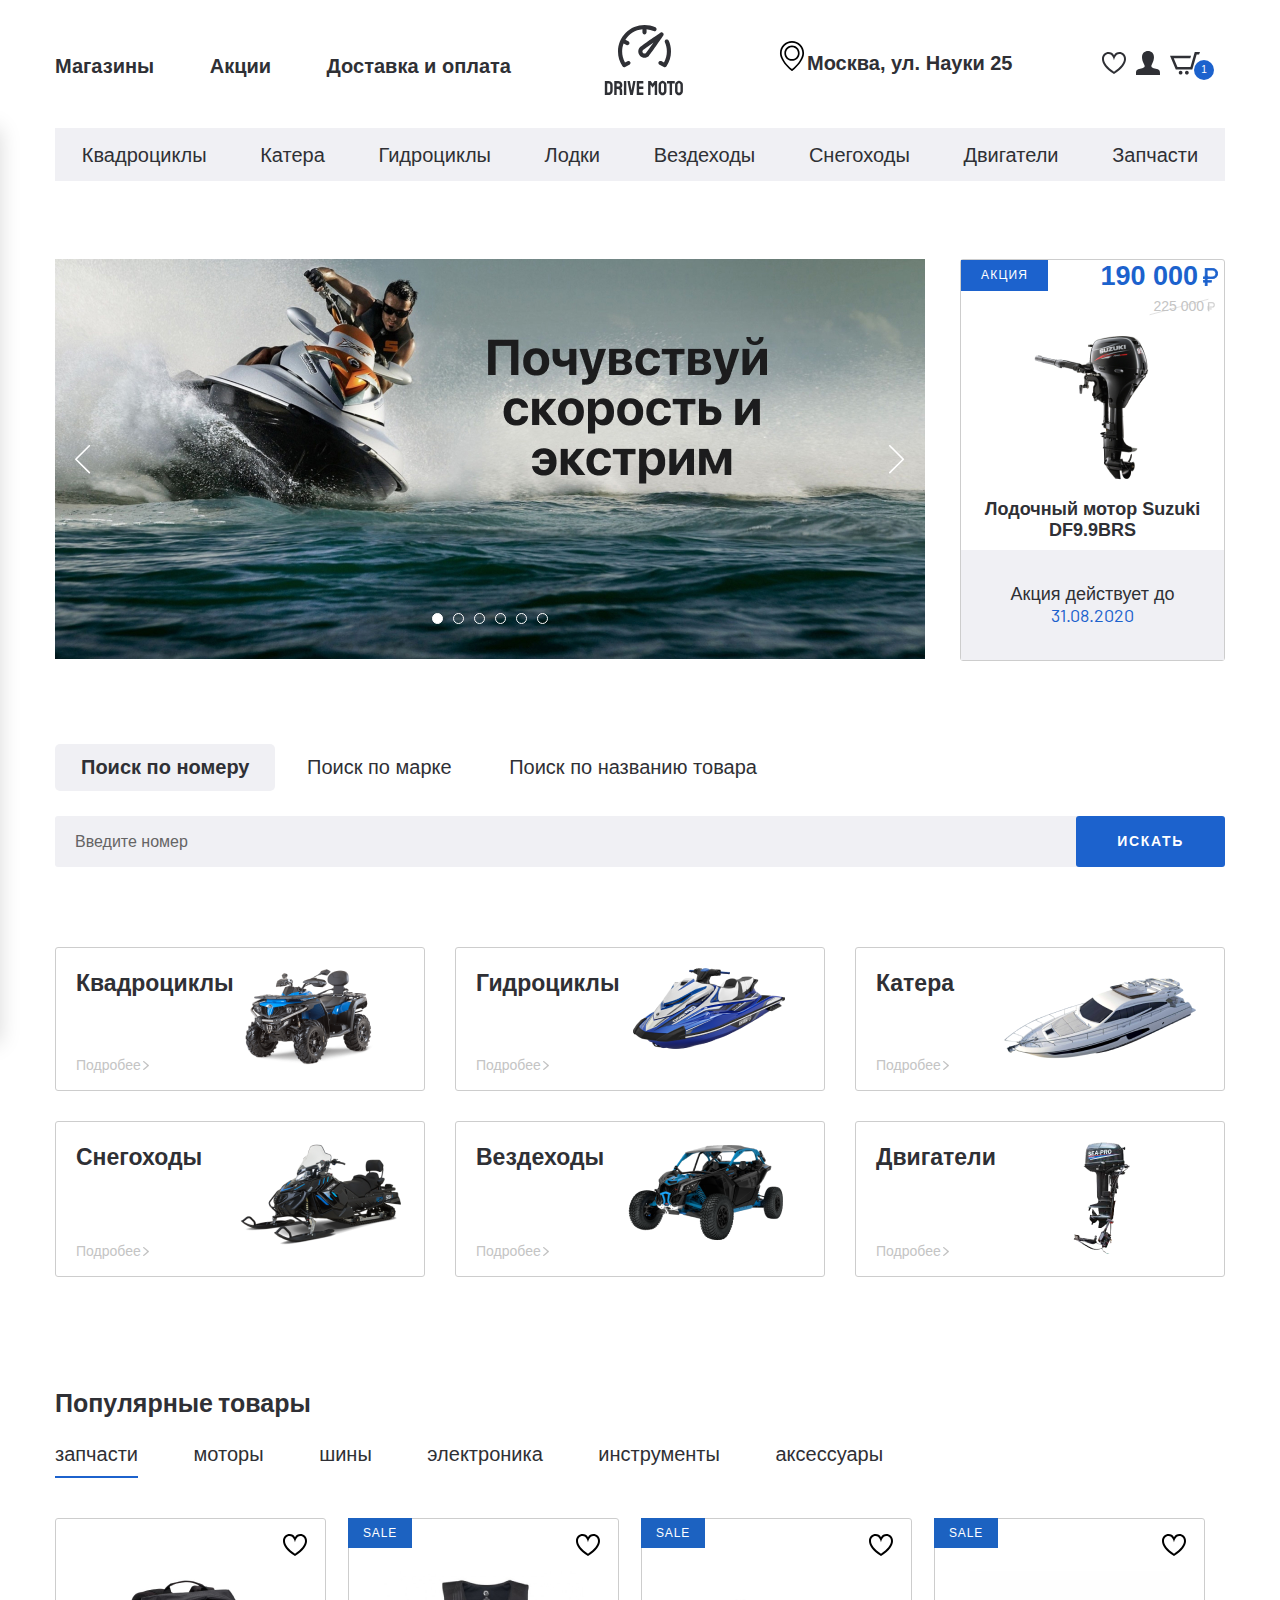
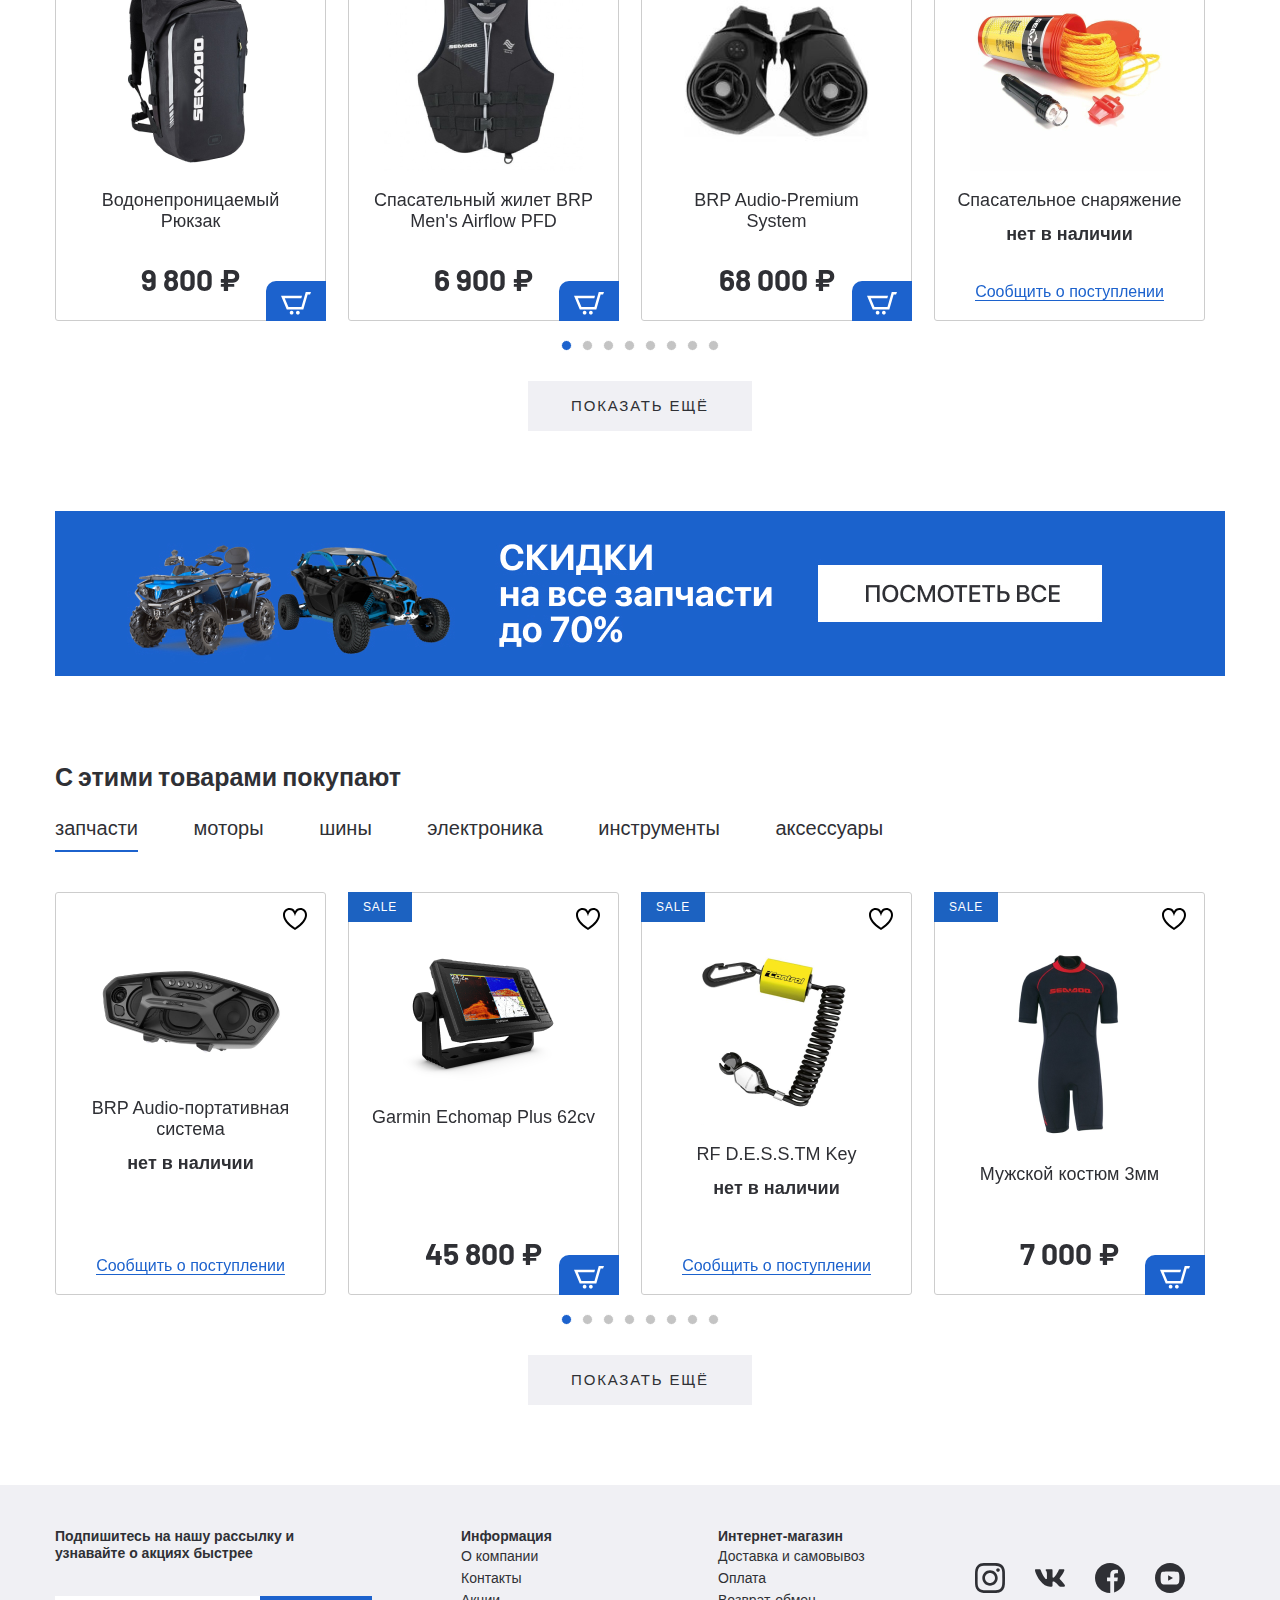
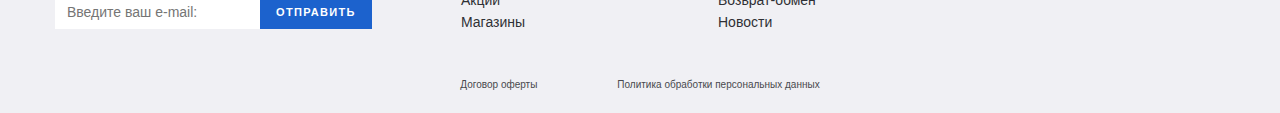
<file: app/index.html>
<!DOCTYPE html>
<html lang="ru">
<head>
  <meta charset="UTF-8">
  <meta name="viewport" content="width=device-width, initial-scale=1.0">
  <title>Document</title>
  <link href="https://fonts.googleapis.com/css2?family=Barlow:wght@400;700&display=swap" rel="stylesheet">
  <link rel="stylesheet" href="css/style.min.css">
</head>
<body>
  <header class="header">
    <div class="header__top">
      <div class="container">
        <div class="header__top-inner">
          <nav class="menu">
            <button class="menu__btn">
              <div class="menu__btn-line"></div>
              <div class="menu__btn-line"></div>
              <div class="menu__btn-line"></div>
            </button>
            <ul class="menu__list">
              <li class="menu__item">
                <a class="menu__link" href="#" >
                  Магазины
                </a>
              </li>
              <li class="menu__item">
                <a class="menu__link" href="#" >
                  Акции
                </a>
              </li>
              <li class="menu__item">
                <a class="menu__link" href="#" >
                  Доставка и оплата
                </a>
              </li>
            </ul>
          </nav>
          <a class="logo" href="index.html" >
            <picture class="logo__img">
              <source srcset="images/logo-min.svg" media="(max-width: 390px)">
              <img src="images/logo.svg" alt="logo">
            </picture>
          </a>
          <div class="header__box">
            <p class="header__adress">
              Москва, ул. Науки 25
            </p>
            <ul class="user-list">
              <li class="user-list__item">
                <a class="user-list__link" href="#">
                  <img src="images/heart.svg" alt="heart-img">
                </a>
              </li>
              <li class="user-list__item">
                <a class="user-list__link" href="#">
                  <img src="images/user.svg" alt="user-img">
                </a>
              </li>
              <li class="user-list__item">
                <a class="user-list__link basket" href="#">
                  <img src="images/basket.svg" alt="item-img">
                  <p class="basket__num">1</p>
                </a>
              </li>
            </ul>
          </div>
        </div>
      </div>
    </div>

    <ul class="menu-mobile__list">
      <li class="menu-mobile__item">
        <a class="menu-mobile__link" href="#">
          <img class="menu-mobile__img" src="images/user.svg" alt="img" >
          <p>Войти</p> 
        </a>
      </li>
      <li class="menu-mobile__item">
        <a class="menu-mobile__link" href="#">
          <img class="menu-mobile__img" src="images/user.svg" alt="img" >
          <p>Регистрация</p> 
        </a>
      </li>
      <li class="menu-mobile__item">
        <a class="menu-mobile__link" href="#">
          <img class="menu-mobile__img" src="images/heart.svg" alt="img" >
          <p>Избранное</p> 
        </a>
      </li>
      <li class="menu-mobile__item">
        <a class="menu-mobile__link" href="#">
          <img class="menu-mobile__img" src="images/basket.svg" alt="img" >
          <p>Корзина</p> 
        </a>
      </li>
      <li class="menu-mobile__item">
        <a class="menu-mobile__link" href="#">
          <img class="menu-mobile__img" src="images/house.svg" alt="img" >
          <p>Магазины</p> 
        </a>
      </li>
      <li class="menu-mobile__item">
        <a class="menu-mobile__link" href="#">
          <img class="menu-mobile__img" src="images/procent.svg" alt="img" >
          <p>Акции</p> 
        </a>
      </li>
      <li class="menu-mobile__item">
        <a class="menu-mobile__link" href="#">
          <img class="menu-mobile__img" src="images/box.svg" alt="img" >
          <p>Доставка и оплата</p> 
        </a>
      </li>
      <li class="menu-mobile__item">
        <a class="menu-mobile__link" href="#">
          <p>Квадроциклы</p> 
        </a>
      </li>
      <li class="menu-mobile__item">
        <a class="menu-mobile__link" href="#">
          <p>Катера</p> 
        </a>
      </li>
      <li class="menu-mobile__item">
        <a class="menu-mobile__link" href="#">
          <p>Гидроциклы</p> 
        </a>
      </li>
      <li class="menu-mobile__item">
        <a class="menu-mobile__link" href="#">
          <p>Лодки</p> 
        </a>
      </li>
      <li class="menu-mobile__item">
        <a class="menu-mobile__link" href="#">
          <p>Вездеходы</p> 
        </a>
      </li>
      <li class="menu-mobile__item">
        <a class="menu-mobile__link" href="#">
          <p>Снегоходы</p> 
        </a>
      </li>
      <li class="menu-mobile__item">
        <a class="menu-mobile__link" href="#">
          <p>Двигатели</p> 
        </a>
      </li>
      <li class="menu-mobile__item">
        <a class="menu-mobile__link" href="#">
          <p>Запчасти</p> 
        </a>
      </li>
    </ul>


    <div class="menu__mobile-linewrapper">
      <ul class="menu__mobile-line">
        <li class="menu__item">
          <a class="menu__link" href="#" >
            Магазины
          </a>
        </li>
        <li class="menu__item">
          <a class="menu__link" href="#" >
            Акции
          </a>
        </li>
        <li class="menu__item">
          <a class="menu__link" href="#" >
            Доставка и оплата
          </a>
        </li>
      </ul>
    </div>

    <div class="header__bottom">
      <div class="container">
          <ul class="menu-categories">
            <li class="menu-categories__item">
              <a class="menu-categories__link" href="quadbike.html">Квадроциклы</a>
            </li>
            <li class="menu-categories__item">
              <a class="menu-categories__link" href="catalog.html">Катера</a>
            </li>
            <li class="menu-categories__item">
              <a class="menu-categories__link" href="catalog.html">Гидроциклы</a>
            </li>
            <li class="menu-categories__item">
              <a class="menu-categories__link" href="catalog.html">Лодки</a>
            </li>
            <li class="menu-categories__item">
              <a class="menu-categories__link" href="catalog.html">Вездеходы</a>
            </li>
            <li class="menu-categories__item">
              <a class="menu-categories__link" href="catalog.html">Снегоходы</a>
            </li>
            <li class="menu-categories__item">
              <a class="menu-categories__link" href="catalog.html">Двигатели</a>
            </li>
            <li class="menu-categories__item">
              <a class="menu-categories__link" href="catalog.html">Запчасти</a>
            </li>
          </ul>    
      </div>
    </div>
  </header>

   <section class="banner-section page-section">
    <div class="container">
      <div class="banner-section__inner">
        <div class="banner-section__slider">
          <a class="banner-section__slider-item" href="#">
            <img class="banner-section__slider-img" src="images/banner-slider.jpg" alt="img">
          </a>
          <a class="banner-section__slider-item" href="#">
            <img class="banner-section__slider-img" src="images/banner-slider.jpg" alt="img">
          </a>
          <a class="banner-section__slider-item" href="#">
            <img class="banner-section__slider-img" src="images/banner-slider.jpg" alt="img">
          </a>
          <a class="banner-section__slider-item" href="#">
            <img class="banner-section__slider-img" src="images/banner-slider.jpg" alt="img">
          </a>
          <a class="banner-section__slider-item" href="#">
            <img class="banner-section__slider-img" src="images/banner-slider.jpg" alt="img">
          </a>
          <a class="banner-section__slider-item" href="#">
            <img class="banner-section__slider-img" src="images/banner-slider.jpg" alt="img">
          </a>
        </div>
        <a class="banner-section__item sale-item" href="#">
          <div class="sale-item__top">
            <div class="sale-item__info">
              акция
            </div>
            <div class="sale-item__price">
              <div class="price sale-item__price-new">190 000</div>
              <div class="price sale-item__price-old">225 000</div>
            </div>
          </div>
          <img class="sale-item__img" src="images/content/sale-1.png" alt="sale-img">
          <h5 class="sale-item__title">
            Лодочный мотор Suzuki DF9.9BRS
          </h5>
          <p class="sale-item__footer">
            Акция действует до
            <span>31.08.2020</span>
          </p>
        </a>
      </div> 
    </div>
  </section>

  
  <div class="search page-section">
    <div class="container">
      <div class="search__inner">
        <div class="search__tabs tabs-wrapper">
          <div class="mobile-overflow">
            <a class=" tab search__tabs-item tab--active" href="#tab-1">Поиск по номеру</a>
            <a class=" tab search__tabs-item" href="#tab-2">Поиск по марке</a>
            <a class=" tab search__tabs-item" href="#tab-3">Поиск по названию товара</a>
          </div>
        </div>
        <div class="search__content">
          <div id="tab-1" class="tabs-content search__content-item tabs-content--active">
            <form class="search__content-form">
              <input class="search__content-input" type="text" placeholder="Введите номер">
              <button class="search__content-btn" type="submit">искать</button>
            </form>
          </div>
          <div id="tab-2" class="tabs-content search__content-item">
            <form class="search__content-form">
              <input class="search__content-input" type="text" placeholder="Введите марку">
              <button class="search__content-btn" type="submit">искать</button>
            </form>
          </div>
          <div id="tab-3" class="tabs-content search__content-item">
            <form class="search__content-form">
              <input class="search__content-input" type="text" placeholder="Введите название товара">
              <button class="search__content-btn" type="submit">искать</button>
            </form>
          </div>
        </div>
      </div>
    </div>
  </div>

  <section class="categories page-sections">
    <div class="container">
      <div class="categories__inner">
        <a class="categories__item" href="catalog.html" >
          <div class="categories__item-info">
            <h4 class="categories__item-title">Квадроциклы</h4>
            <p class="categories__item-text">Подробее</p>
          </div>
          <div class="categories__item-img">
            <img  src="images/categories-1.png" alt="categores">
          </div>
        </a>
        <a class="categories__item" href="catalog.html" >
          <div class="categories__item-info">
            <h4 class="categories__item-title">Гидроциклы</h4>
            <p class="categories__item-text">Подробее</p>
          </div>
          <div class="categories__item-img">
            <img  src="images/categories-2.png" alt="categores">
          </div>
        </a>
        <a class="categories__item" href="catalog.html" >
          <div class="categories__item-info">
            <h4 class="categories__item-title">Катера</h4>
            <p class="categories__item-text">Подробее</p>
          </div>
          <div class="categories__item-img">
            <img  src="images/categories-3.png" alt="categores">
          </div>
        </a>
        <a class="categories__item" href="catalog.html" >
          <div class="categories__item-info">
            <h4 class="categories__item-title">Снегоходы</h4>
            <p class="categories__item-text">Подробее</p>
          </div>
          <div class="categories">
            <img  src="images/categories-4.png" alt="categores">
          </div>
        </a>
        <a class="categories__item" href="catalog.html" >
          <div class="categories__item-info">
            <h4 class="categories__item-title">Вездеходы</h4>
            <p class="categories__item-text">Подробее</p>
          </div>
          <div class="categories__item-img">
            <img  src="images/categories-5.png" alt="categores">
          </div>
        </a>
        <a class="categories__item" href="catalog.html" >
          <div class="categories__item-info">
            <h4 class="categories__item-title">Двигатели</h4>
            <p class="categories__item-text">Подробее</p>
          </div>
          <div class="categories__item-img">
            <img  src="images/categories-6.png" alt="categores">
          </div>
        </a>
      </div>
    </div>
  </section>

 
  <section class="products">
    <div class="container">
      <div class="products__inner">
        <h3 class="product__title">Популярные товары</h3>
        <div class="tabs-wrapper">

          <div class="tabs products__tabs mobile-overflow">
            <a class="tab products__tab tab--active" href="#product-tab-1">запчасти</a>
            <a class="tab products__tab" href="#product-tab-2">моторы</a>
            <a class="tab products__tab" href="#product-tab-3">шины</a>
            <a class="tab products__tab" href="#product-tab-4">электроника</a>
            <a class="tab products__tab" href="#product-tab-5">инструменты</a>
            <a class="tab products__tab" href="#product-tab-6">аксессуары </a>
          </div>
          
        </div>

          <div class="tabs-container products__container">
            <div id="product-tab-1" class="tabs-content products__content tabs-content--active">
              <div class="product-slider">
                <div class="product-slider__item">
                  <div class="product-item__wrapper">
                    <button class="product-item__favorite"></button>
                    <button class="product-item__basket">
                      <img src="images/basket-white.svg" alt="basket">
                    </button>
                    <a class="product-item__notify-link" href="#">
                    <span>Сообщить о поступлении</span>  
                    </a>
                    <a class="product-item" href="#">
                      <p class="product-item__hover-text">
                        посмотреть товар
                      </p>
                      <img class="product-item__img" src="images/content/products-1.png" alt="products-img">  
                      <h4 class="product-item__title">
                        Водонепроницаемый
                        Рюкзак
                      </h4>
                      <p class="price product-item__price">
                        9 800 ₽
                      </p>
                      <p class="product-item__notify-text">
                        нет в наличии
                      </p>
                    </a>
                  </div>          
                </div>
                <div class="product-slider__item">
                  <div class="product-item__wrapper">
                    <button class="product-item__favorite"></button>
                    <button class="product-item__basket">
                      <img src="images/basket-white.svg" alt="basket">
                    </button>
                    <a class="product-item__notify-link" href="#">
                    <span>Сообщить о поступлении</span>  
                    </a>
                    <a class="product-item product-item--sale" href="#">
                      <p class="product-item__hover-text">
                        посмотреть товар
                      </p>
                      <img class="product-item__img" src="images/content/products-2.png" alt="products-img">  
                      <h4 class="product-item__title">
                        Спасательный жилет BRP Men's Airflow PFD
                      </h4>
                      <p class="price product-item__price">
                        6 900 ₽
                      </p>
                      <p class="product-item__notify-text">
                        нет в наличии
                      </p>
                    </a>
                  </div>          
                </div>

                <div class="product-slider__item">
                  <div class="product-item__wrapper">
                    <button class="product-item__favorite"></button>
                    <button class="product-item__basket">
                      <img src="images/basket-white.svg" alt="basket">
                    </button>
                    <a class="product-item__notify-link" href="#">
                    <span>Сообщить о поступлении</span>  
                    </a>
                    <a class="product-item product-item--sale" href="#">
                      <p class="product-item__hover-text">
                        посмотреть товар
                      </p>
                      <img class="product-item__img" src="images/content/products-3.png" alt="products-img">  
                      <h4 class="product-item__title">                    
                        BRP Audio-Premium System
                      </h4>
                      <p class="price product-item__price">
                        68 000 ₽
                      </p>
                      <p class="product-item__notify-text">
                        нет в наличии
                      </p>
                    </a>
                  </div>          
                </div>
                
                <div class="product-slider__item">
                  <div class="product-item__wrapper product-item__not-available">
                    <button class="product-item__favorite"></button>
                    <button class="product-item__basket">
                      <img src="images/basket-white.svg" alt="basket">
                    </button>
                    <a class="product-item__notify-link" href="#">
                    <span>Сообщить о поступлении</span>  
                    </a>
                    <a class="product-item product-item--sale" href="#">
                      <p class="product-item__hover-text">
                        посмотреть товар
                      </p>
                      <img class="product-item__img" src="images/content/products-4.png" alt="products-img">  
                      <h4 class="product-item__title">
                        Спасательное
                        снаряжение
                      </h4>
                      <p class="price product-item__price">
                        9 800 ₽
                      </p>
                      <p class="product-item__notify-text">
                        нет в наличии
                      </p>
                    </a>
                  </div>          
                </div>
                
                <div class="product-slider__item">
                  <div class="product-item__wrapper product-item__not-available">
                    <button class="product-item__favorite"></button>
                    <button class="product-item__basket">
                      <img src="images/basket-white.svg" alt="basket">
                    </button>
                    <a class="product-item__notify-link" href="#">
                    <span>Сообщить о поступлении</span>  
                    </a>
                    <a class="product-item product-item--sale" href="#">
                      <p class="product-item__hover-text">
                        посмотреть товар
                      </p>
                      <img class="product-item__img" src="images/content/products-1.png" alt="products-img">  
                      <h4 class="product-item__title">
                        Водонепроницаемый
                        Рюкзак
                      </h4>
                      <p class="price product-item__price">
                        9 800 ₽
                      </p>
                      <p class="product-item__notify-text">
                        нет в наличии
                      </p>
                    </a>
                  </div>          
                </div>
                
                <div class="product-slider__item">
                  <div class="product-item__wrapper product-item__not-available">
                    <button class="product-item__favorite"></button>
                    <button class="product-item__basket">
                      <img src="images/basket-white.svg" alt="basket">
                    </button>
                    <a class="product-item__notify-link" href="#">
                    <span>Сообщить о поступлении</span>  
                    </a>
                    <a class="product-item product-item--sale" href="#">
                      <p class="product-item__hover-text">
                        посмотреть товар
                      </p>
                      <img class="product-item__img" src="images/content/products-1.png" alt="products-img">  
                      <h4 class="product-item__title">
                        Водонепроницаемый
                        Рюкзак
                      </h4>
                      <p class="price product-item__price">
                        9 800 ₽
                      </p>
                      <p class="product-item__notify-text">
                        нет в наличии
                      </p>
                    </a>
                  </div>          
                </div>
                
                <div class="product-slider__item">
                  <div class="product-item__wrapper product-item__not-available">
                    <button class="product-item__favorite"></button>
                    <button class="product-item__basket">
                      <img src="images/basket-white.svg" alt="basket">
                    </button>
                    <a class="product-item__notify-link" href="#">
                    <span>Сообщить о поступлении</span>  
                    </a>
                    <a class="product-item product-item--sale" href="#">
                      <p class="product-item__hover-text">
                        посмотреть товар
                      </p>
                      <img class="product-item__img" src="images/content/products-1.png" alt="products-img">  
                      <h4 class="product-item__title">
                        Водонепроницаемый
                        Рюкзак
                      </h4>
                      <p class="price product-item__price">
                        9 800 ₽
                      </p>
                      <p class="product-item__notify-text">
                        нет в наличии
                      </p>
                    </a>
                  </div>          
                </div>
                
                <div class="product-slider__item">
                  <div class="product-item__wrapper product-item__not-available">
                    <button class="product-item__favorite"></button>
                    <button class="product-item__basket">
                      <img src="images/basket-white.svg" alt="basket">
                    </button>
                    <a class="product-item__notify-link" href="#">
                    <span>Сообщить о поступлении</span>  
                    </a>
                    <a class="product-item product-item--sale" href="#">
                      <p class="product-item__hover-text">
                        посмотреть товар
                      </p>
                      <img class="product-item__img" src="images/content/products-1.png" alt="products-img">  
                      <h4 class="product-item__title">
                        Водонепроницаемый
                        Рюкзак
                      </h4>
                      <p class="price product-item__price">
                        9 800 ₽
                      </p>
                      <p class="product-item__notify-text">
                        нет в наличии
                      </p>
                    </a>
                  </div>          
                </div>
              </div>
            </div>

            <div  id="product-tab-2" class="tabs-content products__content">
              <div class="product-slider">
                <div class="product-slider__item">
                  <div class="product-item__wrapper">
                    <button class="product-item__favorite"></button>
                    <button class="product-item__basket">
                      <img src="images/basket-white.svg" alt="basket">
                    </button>
                    <a class="product-item__notify-link" href="#">
                    <span>Сообщить о поступлении</span>  
                    </a>
                    <a class="product-item" href="#">
                      <p class="product-item__hover-text">
                        посмотреть товар
                      </p>
                      <img class="product-item__img" src="images/content/products-1.png" alt="products-img">  
                      <h4 class="product-item__title">
                        Водонепроницаемый
                        Рюкзак
                      </h4>
                      <p class="price product-item__price">
                        9 800 ₽
                      </p>
                      <p class="product-item__notify-text">
                        нет в наличии
                      </p>
                    </a>
                  </div>          
                </div>
                <div class="product-slider__item">
                  <div class="product-item__wrapper">
                    <button class="product-item__favorite"></button>
                    <button class="product-item__basket">
                      <img src="images/basket-white.svg" alt="basket">
                    </button>
                    <a class="product-item__notify-link" href="#">
                    <span>Сообщить о поступлении</span>  
                    </a>
                    <a class="product-item product-item--sale" href="#">
                      <p class="product-item__hover-text">
                        посмотреть товар
                      </p>
                      <img class="product-item__img" src="images/content/products-1.png" alt="products-img">  
                      <h4 class="product-item__title">
                        Водонепроницаемый
                        Рюкзак
                      </h4>
                      <p class="price product-item__price">
                        9 800 ₽
                      </p>
                      <p class="product-item__notify-text">
                        нет в наличии
                      </p>
                    </a>
                  </div>          
                </div>

                <div class="product-slider__item">
                  <div class="product-item__wrapper product-item__not-available">
                    <button class="product-item__favorite"></button>
                    <button class="product-item__basket">
                      <img src="images/basket-white.svg" alt="basket">
                    </button>
                    <a class="product-item__notify-link" href="#">
                    <span>Сообщить о поступлении</span>  
                    </a>
                    <a class="product-item product-item--sale" href="#">
                      <p class="product-item__hover-text">
                        посмотреть товар
                      </p>
                      <img class="product-item__img" src="images/content/products-1.png" alt="products-img">  
                      <h4 class="product-item__title">
                        Водонепроницаемый
                        Рюкзак
                      </h4>
                      <p class="price product-item__price">
                        9 800 ₽
                      </p>
                      <p class="product-item__notify-text">
                        нет в наличии
                      </p>
                    </a>
                  </div>          
                </div>
                
                <div class="product-slider__item">
                  <div class="product-item__wrapper">
                    <button class="product-item__favorite"></button>
                    <button class="product-item__basket">
                      <img src="images/basket-white.svg" alt="basket">
                    </button>
                    <a class="product-item__notify-link" href="#">
                    <span>Сообщить о поступлении</span>  
                    </a>
                    <a class="product-item product-item--sale" href="#">
                      <p class="product-item__hover-text">
                        посмотреть товар
                      </p>
                      <img class="product-item__img" src="images/content/products-1.png" alt="products-img">  
                      <h4 class="product-item__title">
                        Водонепроницаемый
                        Рюкзак
                      </h4>
                      <p class="price product-item__price">
                        9 800 ₽
                      </p>
                      <p class="product-item__notify-text">
                        нет в наличии
                      </p>
                    </a>
                  </div>          
                </div>
                
                <div class="product-slider__item">
                  <div class="product-item__wrapper product-item__not-available">
                    <button class="product-item__favorite"></button>
                    <button class="product-item__basket">
                      <img src="images/basket-white.svg" alt="basket">
                    </button>
                    <a class="product-item__notify-link" href="#">
                    <span>Сообщить о поступлении</span>  
                    </a>
                    <a class="product-item product-item--sale" href="#">
                      <p class="product-item__hover-text">
                        посмотреть товар
                      </p>
                      <img class="product-item__img" src="images/content/products-1.png" alt="products-img">  
                      <h4 class="product-item__title">
                        Водонепроницаемый
                        Рюкзак
                      </h4>
                      <p class="price product-item__price">
                        9 800 ₽
                      </p>
                      <p class="product-item__notify-text">
                        нет в наличии
                      </p>
                    </a>
                  </div>          
                </div>
                
                <div class="product-slider__item">
                  <div class="product-item__wrapper product-item__not-available">
                    <button class="product-item__favorite"></button>
                    <button class="product-item__basket">
                      <img src="images/basket-white.svg" alt="basket">
                    </button>
                    <a class="product-item__notify-link" href="#">
                    <span>Сообщить о поступлении</span>  
                    </a>
                    <a class="product-item product-item--sale" href="#">
                      <p class="product-item__hover-text">
                        посмотреть товар
                      </p>
                      <img class="product-item__img" src="images/content/products-1.png" alt="products-img">  
                      <h4 class="product-item__title">
                        Водонепроницаемый
                        Рюкзак
                      </h4>
                      <p class="price product-item__price">
                        9 800 ₽
                      </p>
                      <p class="product-item__notify-text">
                        нет в наличии
                      </p>
                    </a>
                  </div>          
                </div>
                
                <div class="product-slider__item">
                  <div class="product-item__wrapper product-item__not-available">
                    <button class="product-item__favorite"></button>
                    <button class="product-item__basket">
                      <img src="images/basket-white.svg" alt="basket">
                    </button>
                    <a class="product-item__notify-link" href="#">
                    <span>Сообщить о поступлении</span>  
                    </a>
                    <a class="product-item product-item--sale" href="#">
                      <p class="product-item__hover-text">
                        посмотреть товар
                      </p>
                      <img class="product-item__img" src="images/content/products-1.png" alt="products-img">  
                      <h4 class="product-item__title">
                        Водонепроницаемый
                        Рюкзак
                      </h4>
                      <p class="price product-item__price">
                        9 800 ₽
                      </p>
                      <p class="product-item__notify-text">
                        нет в наличии
                      </p>
                    </a>
                  </div>          
                </div>
                
                <div class="product-slider__item">
                  <div class="product-item__wrapper product-item__not-available">
                    <button class="product-item__favorite"></button>
                    <button class="product-item__basket">
                      <img src="images/basket-white.svg" alt="basket">
                    </button>
                    <a class="product-item__notify-link" href="#">
                    <span>Сообщить о поступлении</span>  
                    </a>
                    <a class="product-item product-item--sale" href="#">
                      <p class="product-item__hover-text">
                        посмотреть товар
                      </p>
                      <img class="product-item__img" src="images/content/products-1.png" alt="products-img">  
                      <h4 class="product-item__title">
                        Водонепроницаемый
                        Рюкзак
                      </h4>
                      <p class="price product-item__price">
                        9 800 ₽
                      </p>
                      <p class="product-item__notify-text">
                        нет в наличии
                      </p>
                    </a>
                  </div>          
                </div>
              </div>
            </div>
            
            
            <div id="product-tab-3" class="tabs-content products__content ">slider-3</div>
            <div id="product-tab-4" class="tabs-content products__content ">slider-4</div>
            <div id="product-tab-5" class="tabs-content products__content ">slider-5</div>
            <div id="product-tab-6" class="tabs-content products__content ">slider-6</div>
          </div>
          <div class="product__more">
            <a class="product__more-link" href="#" >Показать ещё</a>
          </div>
      </div>
    </div>
  </section>


  
  <div class="banner">
    <div class="container">
      <a class="banner__link" href="#">
        <img src="images/content/banner.jpg" alt="">
      </a>
    </div>
  </div>

  <div class="banner__min">
    <div class="container">
      <div class="banner__min-wrapper">
        <a class="banner__min-link" href="#">
          <img src="images/content/banner-min.jpg" alt="">
        </a>
      </div>
    </div>
  </div>

 
  <section class="products">
    <div class="container">
      <div class="products__inner">
        <h3 class="product__title">С этими товарами покупают</h3>
        <div class="tabs-wrapper">
          <div class="tabs products__tabs mobile-overflow">
            <a class="tab products__tab tab--active" href="#popular-tab-1">запчасти</a>
            <a class="tab products__tab" href="#popular-tab-2">моторы</a>
            <a class="tab products__tab" href="#popular-tab-3">шины</a>
            <a class="tab products__tab" href="#popular-tab-4">электроника</a>
            <a class="tab products__tab" href="#popular-tab-5">инструменты</a>
            <a class="tab products__tab" href="#popular-tab-6">аксессуары </a>
          </div>
        </div>

          <div class="tabs-container products__container">
            
            <div id="popular-tab-1" class="tabs-content products__content tabs-content--active">
              <div class="product-slider">
                <div class="product-slider__item">
                  <div class="product-item__wrapper product-item__not-available">
                    <button class="product-item__favorite"></button>
                    <button class="product-item__basket">
                      <img src="images/basket-white.svg" alt="basket">
                    </button>
                    <a class="product-item__notify-link" href="#">
                    <span>Сообщить о поступлении</span>  
                    </a>
                    <a class="product-item" href="#">
                      <p class="product-item__hover-text">
                        посмотреть товар
                      </p>
                      <img class="product-item__img" src="images/content/products-5.png" alt="products-img">  
                      <h4 class="product-item__title">
                        BRP Audio-портативная система
                      </h4>
                      <p class="price product-item__price">
                        9 800 ₽
                      </p>
                      <p class="product-item__notify-text">
                        нет в наличии
                      </p>
                    </a>
                  </div>          
                </div>
                <div class="product-slider__item">
                  <div class="product-item__wrapper">
                    <button class="product-item__favorite"></button>
                    <button class="product-item__basket">
                      <img src="images/basket-white.svg" alt="basket">
                    </button>
                    <a class="product-item__notify-link" href="#">
                    <span>Сообщить о поступлении</span>  
                    </a>
                    <a class="product-item product-item--sale" href="#">
                      <p class="product-item__hover-text">
                        посмотреть товар
                      </p>
                      <img class="product-item__img" src="images/content/products-6.png" alt="products-img">  
                      <h4 class="product-item__title">
                        Garmin Echomap Plus 62cv
                      </h4>
                      <p class="price product-item__price">
                        45 800 ₽
                      </p>
                      <p class="product-item__notify-text">
                        нет в наличии
                      </p>
                    </a>
                  </div>          
                </div>

                <div class="product-slider__item">
                  <div class="product-item__wrapper product-item__not-available">
                    <button class="product-item__favorite"></button>
                    <button class="product-item__basket">
                      <img src="images/basket-white.svg" alt="basket">
                    </button>
                    <a class="product-item__notify-link" href="#">
                    <span>Сообщить о поступлении</span>  
                    </a>
                    <a class="product-item product-item--sale" href="#">
                      <p class="product-item__hover-text">
                        посмотреть товар
                      </p>
                      <img class="product-item__img" src="images/content/products-7.png" alt="products-img">  
                      <h4 class="product-item__title">
                        RF D.E.S.S.TM Key
                      </h4>
                      <p class="price product-item__price">
                        9 800 ₽
                      </p>
                      <p class="product-item__notify-text">
                        нет в наличии
                      </p>
                    </a>
                  </div>          
                </div>
                
                <div class="product-slider__item">
                  <div class="product-item__wrapper">
                    <button class="product-item__favorite"></button>
                    <button class="product-item__basket">
                      <img src="images/basket-white.svg" alt="basket">
                    </button>
                    <a class="product-item__notify-link" href="#">
                    <span>Сообщить о поступлении</span>  
                    </a>
                    <a class="product-item product-item--sale" href="#">
                      <p class="product-item__hover-text">
                        посмотреть товар
                      </p>
                      <img class="product-item__img" src="images/content/products-8.png" alt="products-img">  
                      <h4 class="product-item__title">
                        Мужской костюм
                        3мм
                      </h4>
                      <p class="price product-item__price">
                        7 000 ₽
                      </p>
                      <p class="product-item__notify-text">
                        нет в наличии
                      </p>
                    </a>
                  </div>          
                </div>
                
                <div class="product-slider__item">
                  <div class="product-item__wrapper product-item__not-available">
                    <button class="product-item__favorite"></button>
                    <button class="product-item__basket">
                      <img src="images/basket-white.svg" alt="basket">
                    </button>
                    <a class="product-item__notify-link" href="#">
                    <span>Сообщить о поступлении</span>  
                    </a>
                    <a class="product-item product-item--sale" href="#">
                      <p class="product-item__hover-text">
                        посмотреть товар
                      </p>
                      <img class="product-item__img" src="images/content/products-1.png" alt="products-img">  
                      <h4 class="product-item__title">
                        Водонепроницаемый
                        Рюкзак
                      </h4>
                      <p class="price product-item__price">
                        9 800 ₽
                      </p>
                      <p class="product-item__notify-text">
                        нет в наличии
                      </p>
                    </a>
                  </div>          
                </div>
                
                <div class="product-slider__item">
                  <div class="product-item__wrapper product-item__not-available">
                    <button class="product-item__favorite"></button>
                    <button class="product-item__basket">
                      <img src="images/basket-white.svg" alt="basket">
                    </button>
                    <a class="product-item__notify-link" href="#">
                    <span>Сообщить о поступлении</span>  
                    </a>
                    <a class="product-item product-item--sale" href="#">
                      <p class="product-item__hover-text">
                        посмотреть товар
                      </p>
                      <img class="product-item__img" src="images/content/products-1.png" alt="products-img">  
                      <h4 class="product-item__title">
                        Водонепроницаемый
                        Рюкзак
                      </h4>
                      <p class="price product-item__price">
                        9 800 ₽
                      </p>
                      <p class="product-item__notify-text">
                        нет в наличии
                      </p>
                    </a>
                  </div>          
                </div>
                
                <div class="product-slider__item">
                  <div class="product-item__wrapper product-item__not-available">
                    <button class="product-item__favorite"></button>
                    <button class="product-item__basket">
                      <img src="images/basket-white.svg" alt="basket">
                    </button>
                    <a class="product-item__notify-link" href="#">
                    <span>Сообщить о поступлении</span>  
                    </a>
                    <a class="product-item product-item--sale" href="#">
                      <p class="product-item__hover-text">
                        посмотреть товар
                      </p>
                      <img class="product-item__img" src="images/content/products-1.png" alt="products-img">  
                      <h4 class="product-item__title">
                        Водонепроницаемый
                        Рюкзак
                      </h4>
                      <p class="price product-item__price">
                        9 800 ₽
                      </p>
                      <p class="product-item__notify-text">
                        нет в наличии
                      </p>
                    </a>
                  </div>          
                </div>
                
                <div class="product-slider__item">
                  <div class="product-item__wrapper product-item__not-available">
                    <button class="product-item__favorite"></button>
                    <button class="product-item__basket">
                      <img src="images/basket-white.svg" alt="basket">
                    </button>
                    <a class="product-item__notify-link" href="#">
                    <span>Сообщить о поступлении</span>  
                    </a>
                    <a class="product-item product-item--sale" href="#">
                      <p class="product-item__hover-text">
                        посмотреть товар
                      </p>
                      <img class="product-item__img" src="images/content/products-1.png" alt="products-img">  
                      <h4 class="product-item__title">
                        Водонепроницаемый
                        Рюкзак
                      </h4>
                      <p class="price product-item__price">
                        9 800 ₽
                      </p>
                      <p class="product-item__notify-text">
                        нет в наличии
                      </p>
                    </a>
                  </div>          
                </div>
              </div>
            </div>

            <div  id="popular-tab-2" class="tabs-content products__content">
              <div class="product-slider">
                <div class="product-slider__item">
                  <div class="product-item__wrapper">
                    <button class="product-item__favorite"></button>
                    <button class="product-item__basket">
                      <img src="images/basket-white.svg" alt="basket">
                    </button>
                    <a class="product-item__notify-link" href="#">
                    <span>Сообщить о поступлении</span>  
                    </a>
                    <a class="product-item" href="#">
                      <p class="product-item__hover-text">
                        посмотреть товар
                      </p>
                      <img class="product-item__img" src="images/content/products-1.png" alt="products-img">  
                      <h4 class="product-item__title">
                        Водонепроницаемый
                        Рюкзак
                      </h4>
                      <p class="price product-item__price">
                        9 800 ₽
                      </p>
                      <p class="product-item__notify-text">
                        нет в наличии
                      </p>
                    </a>
                  </div>          
                </div>
                <div class="product-slider__item">
                  <div class="product-item__wrapper">
                    <button class="product-item__favorite"></button>
                    <button class="product-item__basket">
                      <img src="images/basket-white.svg" alt="basket">
                    </button>
                    <a class="product-item__notify-link" href="#">
                    <span>Сообщить о поступлении</span>  
                    </a>
                    <a class="product-item product-item--sale" href="#">
                      <p class="product-item__hover-text">
                        посмотреть товар
                      </p>
                      <img class="product-item__img" src="images/content/products-1.png" alt="products-img">  
                      <h4 class="product-item__title">
                        Водонепроницаемый
                        Рюкзак
                      </h4>
                      <p class="price product-item__price">
                        9 800 ₽
                      </p>
                      <p class="product-item__notify-text">
                        нет в наличии
                      </p>
                    </a>
                  </div>          
                </div>

                <div class="product-slider__item">
                  <div class="product-item__wrapper product-item__not-available">
                    <button class="product-item__favorite"></button>
                    <button class="product-item__basket">
                      <img src="images/basket-white.svg" alt="basket">
                    </button>
                    <a class="product-item__notify-link" href="#">
                    <span>Сообщить о поступлении</span>  
                    </a>
                    <a class="product-item product-item--sale" href="#">
                      <p class="product-item__hover-text">
                        посмотреть товар
                      </p>
                      <img class="product-item__img" src="images/content/products-1.png" alt="products-img">  
                      <h4 class="product-item__title">
                        Водонепроницаемый
                        Рюкзак
                      </h4>
                      <p class="price product-item__price">
                        9 800 ₽
                      </p>
                      <p class="product-item__notify-text">
                        нет в наличии
                      </p>
                    </a>
                  </div>          
                </div>
                
                <div class="product-slider__item">
                  <div class="product-item__wrapper">
                    <button class="product-item__favorite"></button>
                    <button class="product-item__basket">
                      <img src="images/basket-white.svg" alt="basket">
                    </button>
                    <a class="product-item__notify-link" href="#">
                    <span>Сообщить о поступлении</span>  
                    </a>
                    <a class="product-item product-item--sale" href="#">
                      <p class="product-item__hover-text">
                        посмотреть товар
                      </p>
                      <img class="product-item__img" src="images/content/products-1.png" alt="products-img">  
                      <h4 class="product-item__title">
                        Водонепроницаемый
                        Рюкзак
                      </h4>
                      <p class="price product-item__price">
                        9 800 ₽
                      </p>
                      <p class="product-item__notify-text">
                        нет в наличии
                      </p>
                    </a>
                  </div>          
                </div>
                
                <div class="product-slider__item">
                  <div class="product-item__wrapper product-item__not-available">
                    <button class="product-item__favorite"></button>
                    <button class="product-item__basket">
                      <img src="images/basket-white.svg" alt="basket">
                    </button>
                    <a class="product-item__notify-link" href="#">
                    <span>Сообщить о поступлении</span>  
                    </a>
                    <a class="product-item product-item--sale" href="#">
                      <p class="product-item__hover-text">
                        посмотреть товар
                      </p>
                      <img class="product-item__img" src="images/content/products-1.png" alt="products-img">  
                      <h4 class="product-item__title">
                        Водонепроницаемый
                        Рюкзак
                      </h4>
                      <p class="price product-item__price">
                        9 800 ₽
                      </p>
                      <p class="product-item__notify-text">
                        нет в наличии
                      </p>
                    </a>
                  </div>          
                </div>
                
                <div class="product-slider__item">
                  <div class="product-item__wrapper product-item__not-available">
                    <button class="product-item__favorite"></button>
                    <button class="product-item__basket">
                      <img src="images/basket-white.svg" alt="basket">
                    </button>
                    <a class="product-item__notify-link" href="#">
                    <span>Сообщить о поступлении</span>  
                    </a>
                    <a class="product-item product-item--sale" href="#">
                      <p class="product-item__hover-text">
                        посмотреть товар
                      </p>
                      <img class="product-item__img" src="images/content/products-1.png" alt="products-img">  
                      <h4 class="product-item__title">
                        Водонепроницаемый
                        Рюкзак
                      </h4>
                      <p class="price product-item__price">
                        9 800 ₽
                      </p>
                      <p class="product-item__notify-text">
                        нет в наличии
                      </p>
                    </a>
                  </div>          
                </div>
                
                <div class="product-slider__item">
                  <div class="product-item__wrapper product-item__not-available">
                    <button class="product-item__favorite"></button>
                    <button class="product-item__basket">
                      <img src="images/basket-white.svg" alt="basket">
                    </button>
                    <a class="product-item__notify-link" href="#">
                    <span>Сообщить о поступлении</span>  
                    </a>
                    <a class="product-item product-item--sale" href="#">
                      <p class="product-item__hover-text">
                        посмотреть товар
                      </p>
                      <img class="product-item__img" src="images/content/products-1.png" alt="products-img">  
                      <h4 class="product-item__title">
                        Водонепроницаемый
                        Рюкзак
                      </h4>
                      <p class="price product-item__price">
                        9 800 ₽
                      </p>
                      <p class="product-item__notify-text">
                        нет в наличии
                      </p>
                    </a>
                  </div>          
                </div>
                
                <div class="product-slider__item">
                  <div class="product-item__wrapper product-item__not-available">
                    <button class="product-item__favorite"></button>
                    <button class="product-item__basket">
                      <img src="images/basket-white.svg" alt="basket">
                    </button>
                    <a class="product-item__notify-link" href="#">
                    <span>Сообщить о поступлении</span>  
                    </a>
                    <a class="product-item product-item--sale" href="#">
                      <p class="product-item__hover-text">
                        посмотреть товар
                      </p>
                      <img class="product-item__img" src="images/content/products-1.png" alt="products-img">  
                      <h4 class="product-item__title">
                        Водонепроницаемый
                        Рюкзак
                      </h4>
                      <p class="price product-item__price">
                        9 800 ₽
                      </p>
                      <p class="product-item__notify-text">
                        нет в наличии
                      </p>
                    </a>
                  </div>          
                </div>
              </div>
            </div>
            <div id="popular-tab-3" class="tabs-content products__content ">slider-3</div>
            <div id="popular-tab-4" class="tabs-content products__content ">slider-4</div>
            <div id="popular-tab-5" class="tabs-content products__content ">slider-5</div>
            <div id="popular-tab-6" class="tabs-content products__content ">slider-6</div>
          </div>
          <div class="product__more">
            <a class="product__more-link" href="#" >Показать ещё</a>
          </div>
        </div>
      </div>
  </section>


  <footer class="footer">
    <div class="container">
      <div class="footer__top">
        <div class="footer__top-inner">
          <div class="footer__top-item footer__top-newslatter">
            <h6 class="footer__top-title">
              Подпишитесь на нашу рассылку 
              и узнавайте о акцияx быстрее
            </h6>
            <form class="footer-form" action="">
              <input class="footer-form__input" type="text" placeholder="Введите ваш e-mail:">
              <button class="footer-form__btn" type="submit">Отправить</button>
            </form>
          </div>
          <div class="footer__top-item footer-list__item-line footer__top-itemdrop">
            <h6 class="footer__top-title footer__topdrop">
              Информация
            </h6>
            <ul class="footer-list">
              <li class="footer-list__item"><a href="#">О компании</a></li>
              <li class="footer-list__item"><a href="#">Контакты</a></li>
              <li class="footer-list__item"><a href="#">Акции</a></li>
              <li class="footer-list__item"><a href="#">Магазины</a></li>
            </ul>
          </div>
          <div class="footer__top-item footer-list__item-line">
            <h6 class="footer__top-title footer__topdrop">
              Интернет-магазин
            </h6>
            <ul class="footer-list">
              <li class="footer-list__item"><a href="#">Доставка и самовывоз</a></li>
              <li class="footer-list__item"><a href="#">Оплата</a></li>
              <li class="footer-list__item"><a href="#">Возврат-обмен</a></li>
              <li class="footer-list__item"><a href="#">Новости</a></li>
            </ul>
          </div>
          <div class="footer__top-item footer__top-social">
           <ul class="social-list">
             <li class="social-list__item">
               <a href="#">
                 <img src="images/instagrem.svg" alt="">
              </a>
              </li>
             <li class="social-list__item">
               <a href="#">
                 <img src="images/vkontakte.svg" alt="">
              </a>
              </li>
             <li class="social-list__item">
               <a href="#">
                 <img src="images/facebook.svg" alt="">
              </a>
              </li>
             <li class="social-list__item">
               <a href="#">
                 <img src="images/youtube.svg" alt="">
              </a>
              </li>
           </ul>
          </div>
        </div>
      </div>
      <div class="footer__bottom">
        <a class="footer__bottom-link" href="#">Договор оферты</a>
        <a class="footer__bottom-link" href="#">Политика обработки персональных данных</a>                
      </div>
    </div>
  </footer> 

  <script src="https://ajax.googleapis.com/ajax/libs/jquery/3.6.0/jquery.min.js"></script>
  <script src="js/main.min.js"></script>
</body>
</html>
</file>
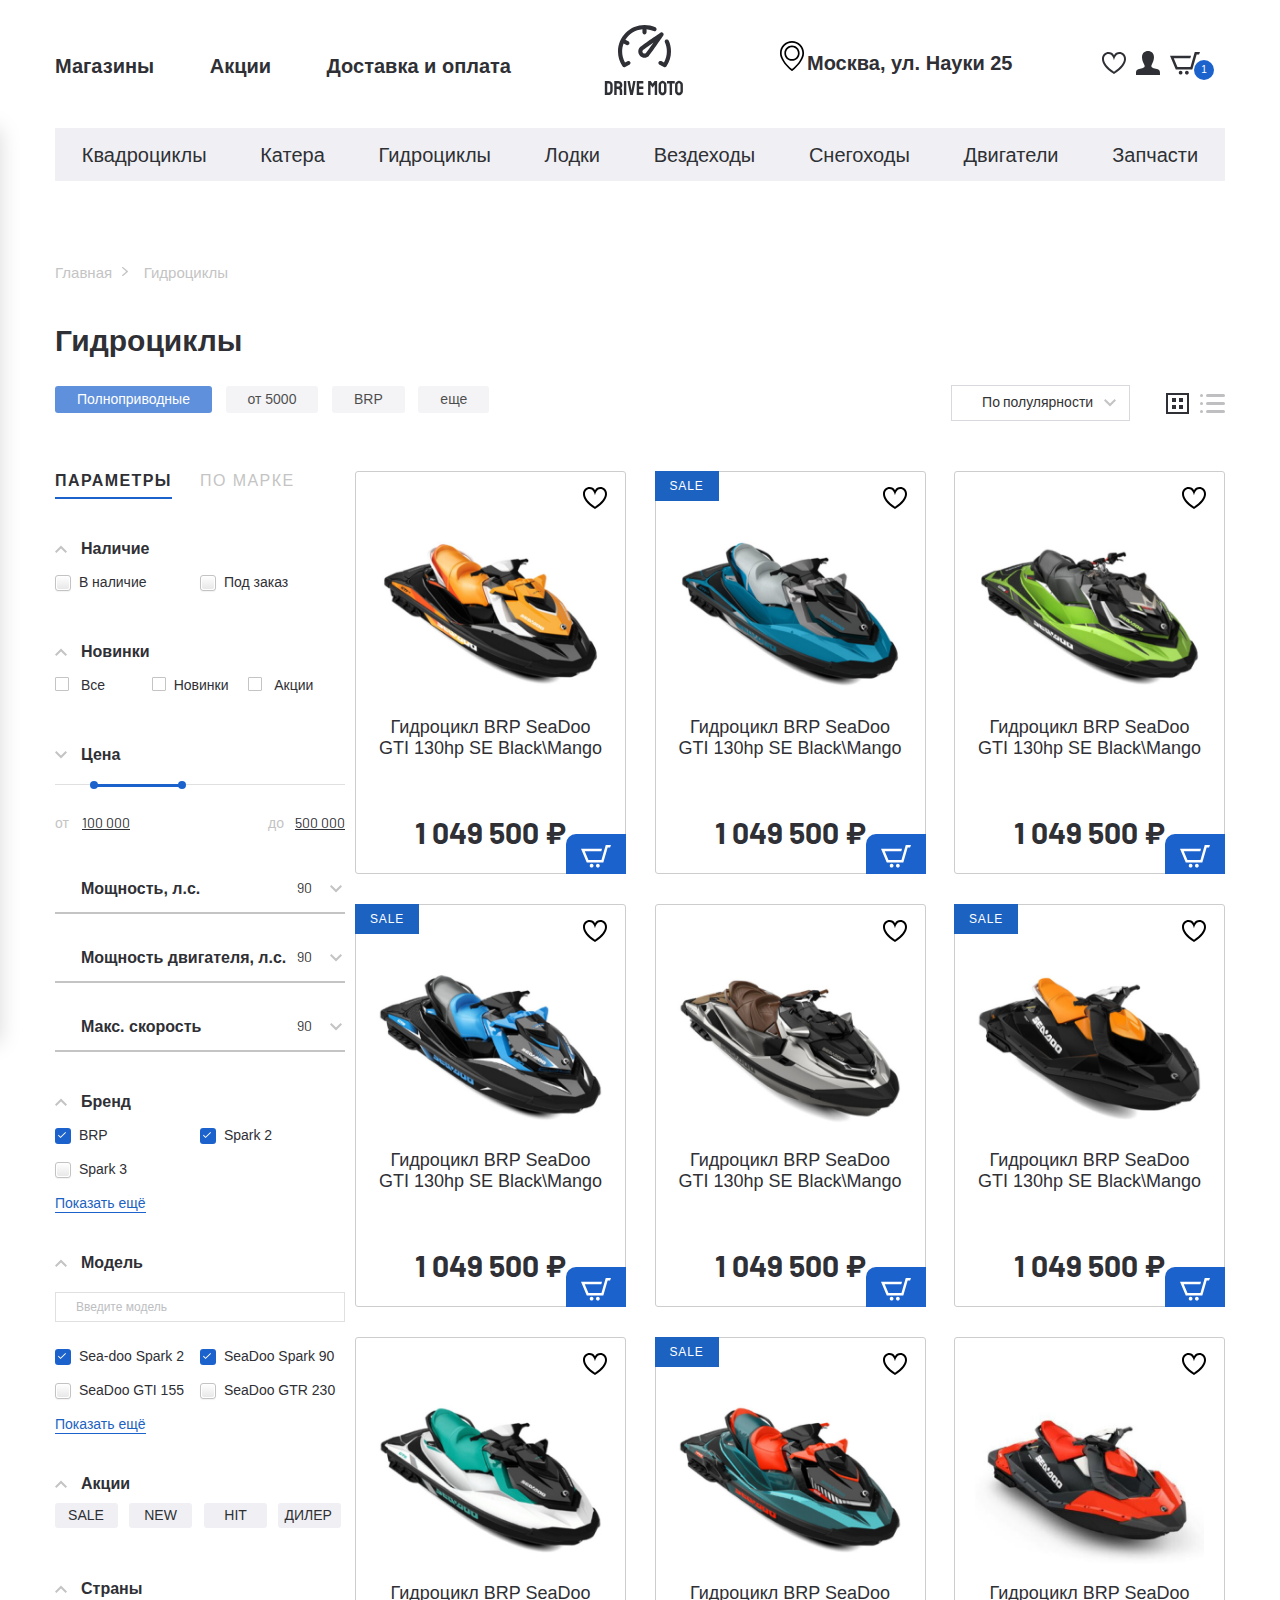
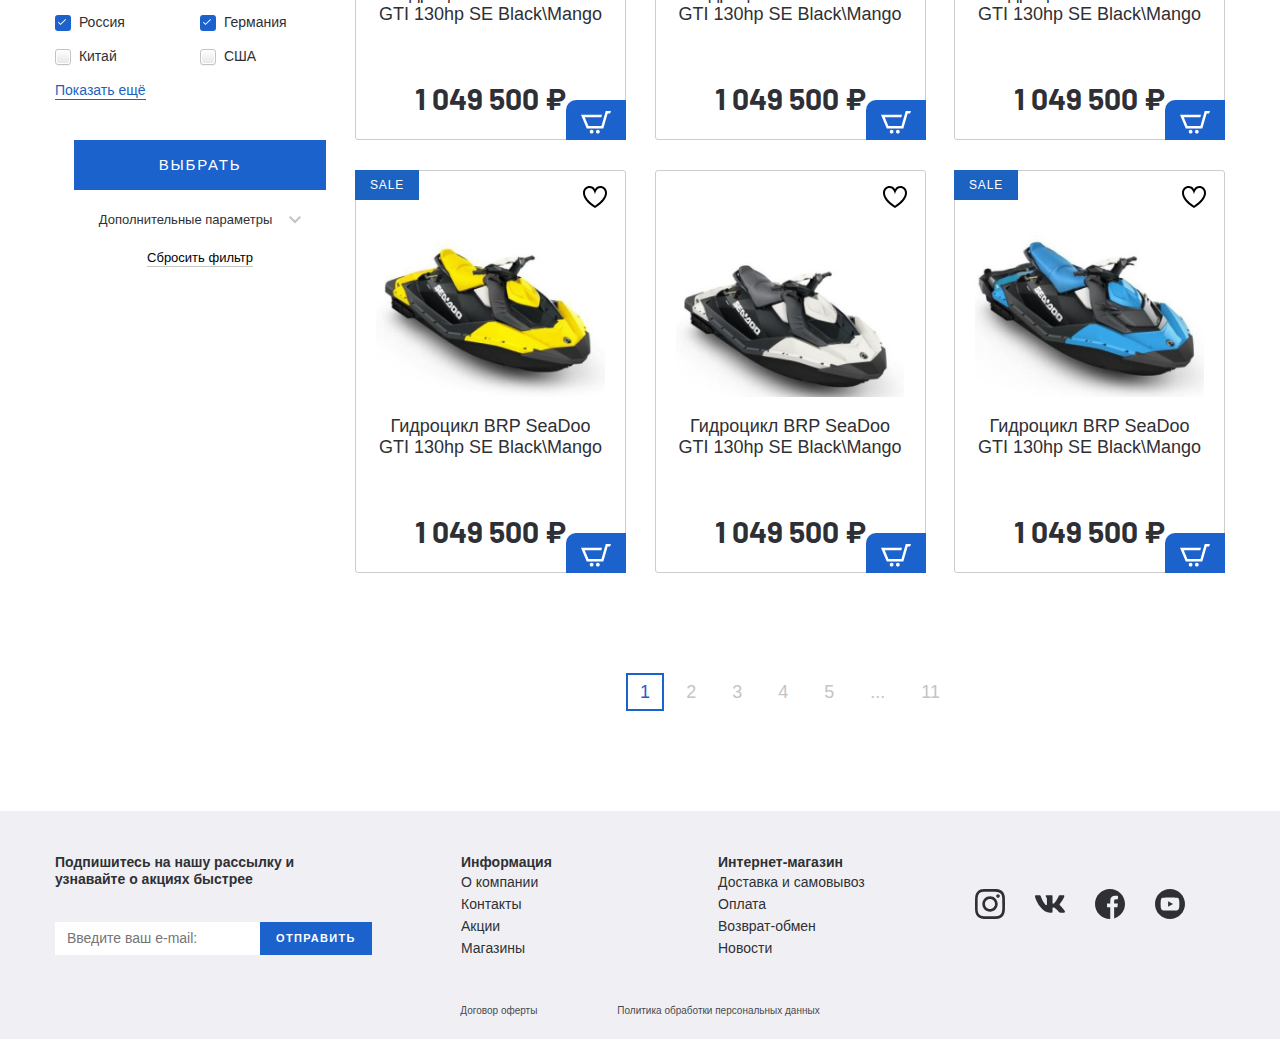
<file: app/catalog.html>
<!DOCTYPE html>
<html lang="ru">
<head>
  <meta charset="UTF-8">
  <meta name="viewport" content="width=device-width, initial-scale=1.0">
  <title>Document</title>
  <link href="https://fonts.googleapis.com/css2?family=Barlow:wght@400;700&display=swap" rel="stylesheet">
  <link rel="stylesheet" href="css/style.min.css">
</head>
<body>
  <header class="header">
    <div class="header__top">
      <div class="container">
        <div class="header__top-inner">
          <nav class="menu">
            <button class="menu__btn">
              <div class="menu__btn-line"></div>
              <div class="menu__btn-line"></div>
              <div class="menu__btn-line"></div>
            </button>
            <ul class="menu__list">
              <li class="menu__item">
                <a class="menu__link" href="#" >
                  Магазины
                </a>
              </li>
              <li class="menu__item">
                <a class="menu__link" href="#" >
                  Акции
                </a>
              </li>
              <li class="menu__item">
                <a class="menu__link" href="#" >
                  Доставка и оплата
                </a>
              </li>
            </ul>
          </nav>
          <a class="logo" href="index.html" >
            <img class="logo__img" src="images/logo.svg" alt="" >
          </a>
          <div class="header__box">
            <p class="header__adress">
              Москва, ул. Науки 25
            </p>
            <ul class="user-list">
              <li class="user-list__item">
                <a class="user-list__link" href="#">
                  <img src="images/heart.svg" alt="heart-img">
                </a>
              </li>
              <li class="user-list__item">
                <a class="user-list__link" href="#">
                  <img src="images/user.svg" alt="user-img">
                </a>
              </li>
              <li class="user-list__item">
                <a class="user-list__link basket" href="#">
                  <img src="images/basket.svg" alt="item-img">
                  <p class="basket__num">1</p>
                </a>
              </li>
            </ul>
          </div>
        </div>
      </div>
    </div>

    <ul class="menu-mobile__list">
      <li class="menu-mobile__item">
        <a class="menu-mobile__link" href="#">
          <img class="menu-mobile__img" src="images/user.svg" alt="img" >
          <p>Войти</p> 
        </a>
      </li>
      <li class="menu-mobile__item">
        <a class="menu-mobile__link" href="#">
          <img class="menu-mobile__img" src="images/user.svg" alt="img" >
          <p>Регистрация</p> 
        </a>
      </li>
      <li class="menu-mobile__item">
        <a class="menu-mobile__link" href="#">
          <img class="menu-mobile__img" src="images/heart.svg" alt="img" >
          <p>Избранное</p> 
        </a>
      </li>
      <li class="menu-mobile__item">
        <a class="menu-mobile__link" href="#">
          <img class="menu-mobile__img" src="images/basket.svg" alt="img" >
          <p>Корзина</p> 
        </a>
      </li>
      <li class="menu-mobile__item">
        <a class="menu-mobile__link" href="#">
          <img class="menu-mobile__img" src="images/house.svg" alt="img" >
          <p>Магазины</p> 
        </a>
      </li>
      <li class="menu-mobile__item">
        <a class="menu-mobile__link" href="#">
          <img class="menu-mobile__img" src="images/procent.svg" alt="img" >
          <p>Акции</p> 
        </a>
      </li>
      <li class="menu-mobile__item">
        <a class="menu-mobile__link" href="#">
          <img class="menu-mobile__img" src="images/box.svg" alt="img" >
          <p>Доставка и оплата</p> 
        </a>
      </li>
      <li class="menu-mobile__item">
        <a class="menu-mobile__link" href="#">
          <p>Квадроциклы</p> 
        </a>
      </li>
      <li class="menu-mobile__item">
        <a class="menu-mobile__link" href="#">
          <p>Катера</p> 
        </a>
      </li>
      <li class="menu-mobile__item">
        <a class="menu-mobile__link" href="#">
          <p>Гидроциклы</p> 
        </a>
      </li>
      <li class="menu-mobile__item">
        <a class="menu-mobile__link" href="#">
          <p>Лодки</p> 
        </a>
      </li>
      <li class="menu-mobile__item">
        <a class="menu-mobile__link" href="#">
          <p>Вездеходы</p> 
        </a>
      </li>
      <li class="menu-mobile__item">
        <a class="menu-mobile__link" href="#">
          <p>Снегоходы</p> 
        </a>
      </li>
      <li class="menu-mobile__item">
        <a class="menu-mobile__link" href="#">
          <p>Двигатели</p> 
        </a>
      </li>
      <li class="menu-mobile__item">
        <a class="menu-mobile__link" href="#">
          <p>Запчасти</p> 
        </a>
      </li>
    </ul>


    <div class="menu__mobile-linewrapper">
      <ul class="menu__mobile-line">
        <li class="menu__item">
          <a class="menu__link" href="#" >
            Магазины
          </a>
        </li>
        <li class="menu__item">
          <a class="menu__link" href="#" >
            Акции
          </a>
        </li>
        <li class="menu__item">
          <a class="menu__link" href="#" >
            Доставка и оплата
          </a>
        </li>
      </ul>
    </div>

    <div class="header__bottom">
      <div class="container">
          <ul class="menu-categories">
            <li class="menu-categories__item">
              <a class="menu-categories__link" href="quadbike.html">Квадроциклы</a>
            </li>
            <li class="menu-categories__item">
              <a class="menu-categories__link" href="catalog.html">Катера</a>
            </li>
            <li class="menu-categories__item">
              <a class="menu-categories__link" href="catalog.html">Гидроциклы</a>
            </li>
            <li class="menu-categories__item">
              <a class="menu-categories__link" href="catalog.html">Лодки</a>
            </li>
            <li class="menu-categories__item">
              <a class="menu-categories__link" href="catalog.html">Вездеходы</a>
            </li>
            <li class="menu-categories__item">
              <a class="menu-categories__link" href="catalog.html">Снегоходы</a>
            </li>
            <li class="menu-categories__item">
              <a class="menu-categories__link" href="catalog.html">Двигатели</a>
            </li>
            <li class="menu-categories__item">
              <a class="menu-categories__link" href="catalog.html">Запчасти</a>
            </li>
          </ul>    
      </div>
    </div>
  </header>

  <div class="breadcrumbs">
    <div class="container">
      <div class="breadcrumbs__inner">
        <ul class="breadcrumbs__list mobile-overflow">
          <li class="breadcrumbs__list-item">
            <a href="index.html">Главная</a>
          </li>
          <li class="breadcrumbs__list-item">
            <a href="#">Гидроциклы</a>
          </li>
        </ul>
      </div>
    </div>
  </div>

  <section class="catalog">
    <div class="container">
      <h2 class="catalog__title">
        Гидроциклы
      </h2>
      <div class="catalog__filter">
        <div class="catalog__filter-iemsinner">
          <div class="catalog__filter-items mobile-overflow">
            <button class="catalog__filter-options catalog__filter-options--active">Полноприводные</button>
            <button class="catalog__filter-options">от 5000</button>
            <button class="catalog__filter-options">BRP</button>
            <button class="catalog__filter-options">еще</button>
          </div>
        </div>
        <div class="catalog__filter-btn">
        <select class="filter-style select-item">
          <option >По полулярности</option>
          <option >2</option>
          <option >3</option>
        </select>
        <button class="catalog__filter-btngrid catalog__filter-button 
        catalog__filter-button--active">
          <svg width="23" height="21" viewBox="0 0 23 21" fill="none" xmlns="http://www.w3.org/2000/svg">
            <rect x="1" y="1" width="21" height="19" stroke="#2F3035" stroke-width="2"/>
            <rect x="7" y="6" width="2" height="2" fill="#2F3035" stroke="#2F3035" stroke-width="2"/>
            <rect x="7" y="13" width="2" height="2" fill="#2F3035" stroke="#2F3035" stroke-width="2"/>
            <rect x="14" y="6" width="2" height="2" fill="#2F3035" stroke="#2F3035" stroke-width="2"/>
            <rect x="14" y="13" width="2" height="2" fill="#2F3035" stroke="#2F3035" stroke-width="2"/>
            </svg>            
        </button>
        <button class="catalog__filter-btnline catalog__filter-button">
          <svg width="25" height="19" viewBox="0 0 25 19" fill="none" xmlns="http://www.w3.org/2000/svg">
            <g opacity="1">
            <rect x="6" width="19" height="3" rx="1.5" fill="#2F3035"/>
            <rect x="6" y="8" width="19" height="3" rx="1.5" fill="#2F3035"/>
            <rect x="6" y="16" width="19" height="3" rx="1.5" fill="#2F3035"/>
            <rect width="3" height="3" rx="1.5" fill="#2F3035"/>
            <rect y="8" width="3" height="3" rx="1.5" fill="#2F3035"/>
            <rect y="16" width="3" height="3" rx="1.5" fill="#2F3035"/>
            </g>
            </svg>            
        </button>
        </div>
      </div>
      <div class="catalog__inner">
        <div class="aside__btn">
          Фильтр
        </div>
        <aside class="catalog__inner-aside aside-filter">
          <div class="tabs-wrapper tabs-wrapper--no-scroll">
            <div class="tabs aside-filter__tabs">
              <a class="tab aside-filter__tab tab--active" href="#filter-1">
              <span>Параметры</span>
              </a>
              <a class="tab aside-filter__tab" href="#filter-2">
              <span>по марке</span>
              </a>
            </div>
          </div>
            <div class="tabs-container">
              <div id="filter-1" class="tabs-content aside-filter__tabs-content tabs-content--active">
                <form class="aside-filter__form">
                  <ul class="aside-filter__list">
                    <li class="aside-filter__item-drop">
                      <p class="aside-filter__item-title filter__item-drop filter__item-drop--active">Наличие</p>
                      <div class="aside-filter__content">
                        <div class="aside-filter__content-box">
                          <label class="aside-filter__content-label">
                            <input class="filter-style" type="checkbox">
                            В наличие
                          </label>
                        </div>
                        <div class="aside-filter__content-box">
                          <label class="aside-filter__content-label">
                            <input class="filter-style" type="checkbox">
                            Под заказ
                          </label>
                        </div>
                      </div>
                    </li>
                    <li class="aside-filter__item-drop">
                      <p class="aside-filter__item-title filter__item-drop filter__item-drop--active">Новинки</p>
                      <div class="aside-filter__content aside-filter__content-radio">
                        <div class="aside-filter__content-box">
                          <label class="aside-filter__content-label">
                            <input class="filter-style" name="radio" type="radio">
                            Все
                          </label>
                        </div>
                        <div class="aside-filter__content-box">
                          <label class="aside-filter__content-label">
                            <input class="filter-style" name="radio" type="radio">Новинки
                          </label>
                        </div>
                        <div class="aside-filter__content-box">
                          <label class="aside-filter__content-label">
                            <input class="filter-style" name="radio" type="radio">
                            Акции
                          </label>
                        </div>
                      </div>
                    </li>
                    <li class="aside-filter__item-drop">
                      <p class="aside-filter__item-title filter__item-drop">Цена</p>
                      <div class="aside-filter__content">
                        <input type="text" class="js-range-slider" name="my_range" value=""                     
                            data-min="100000"
                            data-max="500000"
                            data-from="150000"
                            data-to="275000"/>
                      </div>
                    </li>
                    <li class="aside-filter__item-list">

                      <div class="filter__item-list">
                        <p class="filter__item-list-listtitle">
                          Мощность, л.с.
                        </p>
                        <select class="filter-style 
                        filter__item-listselect">
                          <option>90</option>
                          <option>130</option>
                          <option>160</option>
                          <option>230</option>
                          <option>260</option>
                        </select>
                      </div>

                      <div class="filter__item-list">
                        <p class="filter__item-list-listtitle">
                          Мощность двигателя, л.с.
                        </p>
                        <select class="filter-style 
                        filter__item-listselect">
                          <option>90</option>
                          <option>130</option>
                          <option>160</option>
                          <option>230</option>
                          <option>260</option>
                        </select>
                      </div>

                      <div class="filter__item-list">
                        <p class="filter__item-list-listtitle">
                          Макс. скорость
                        </p>
                        <select class="filter-style 
                        filter__item-listselect">
                          <option>90</option>
                          <option>130</option>
                          <option>160</option>
                          <option>230</option>
                          <option>260</option>
                        </select>
                      </div>

                    </li>

                    <li class="aside-filter__item-drop">
                      <p class="aside-filter__item-title filter__item-drop 
                      filter__item-drop--active">Бренд</p>
                      <div class="aside-filter__content">
                        <div class="aside-filter__content-box">
                          <label class="aside-filter__content-label">
                            <input class="filter-style" type="checkbox" checked>
                            BRP
                          </label>
                        </div>
                        <div class="aside-filter__content-box">
                          <label class="aside-filter__content-label">
                            <input class="filter-style" type="checkbox" checked>
                            Spark 2
                          </label>
                        </div>
                        <div class="aside-filter__content-box">
                          <label class="aside-filter__content-label">
                            <input class="filter-style" type="checkbox">
                            Spark 3 
                          </label>
                        </div>
                        <div class="filter-more">
                          <button class="filter-more-btn" href="#">Показать ещё</button>
                        </div>
                      </div>
                    </li>


                    <li class="aside-filter__item-drop">
                      <p class="aside-filter__item-title filter__item-drop 
                      filter__item-drop--active">Модель</p>
                      <div class="aside-filter__content">
                        <input class="filter-search" type="text" 
                        placeholder="Введите модель ">
                        <div class="aside-filter__content-box">
                          <label class="aside-filter__content-label">
                            <input class="filter-style" type="checkbox" checked>
                            Sea-doo Spark 2
                          </label>
                        </div>
                        <div class="aside-filter__content-box">
                          <label class="aside-filter__content-label">
                            <input class="filter-style" type="checkbox" checked>
                            SeaDoo Spark 90 
                          </label>
                        </div>
                        <div class="aside-filter__content-box">
                          <label class="aside-filter__content-label">
                            <input class="filter-style" type="checkbox">
                            SeaDoo GTI 155
                          </label>
                        </div>
                        <div class="aside-filter__content-box">
                          <label class="aside-filter__content-label">
                            <input class="filter-style" type="checkbox">
                            SeaDoo GTR 230 
                          </label>
                        </div>
                        <div class="filter-more">
                          <button class="filter-more-btn" href="#">Показать ещё</button>
                        </div>
                      </div>
                    </li>


                    <li class="aside-filter__item-drop btn-cheked">
                      <p class="aside-filter__item-title 
                      filter__item-drop filter__item-drop--active">Акции</p>
                      <div class="aside-filter__content">
                        <div class="aside-filter__content-box">
                          <label class="aside-filter__content-label">
                            <input class="filter-style" type="checkbox">
                            <span class="btn-checked__text">SALE</span> 
                          </label>
                        </div>
                        <div class="aside-filter__content-box">
                          <label class="aside-filter__content-label">
                            <input class="filter-style" type="checkbox">
                            <span class="btn-checked__text">NEW</span> 
                          </label>
                        </div>
                        <div class="aside-filter__content-box">
                          <label class="aside-filter__content-label">
                            <input class="filter-style" type="checkbox">
                            <span class="btn-checked__text">HIT</span>
                          </label>
                        </div>
                        <div class="aside-filter__content-box">
                          <label class="aside-filter__content-label">
                            <input class="filter-style" type="checkbox">
                            <span class="btn-checked__text">ДИЛЕР</span>
                          </label>
                        </div>
                      </div>
                    </li>


                    <li class="aside-filter__item-drop">
                      <p class="aside-filter__item-title 
                      filter__item-drop filter__item-drop--active">Страны</p>
                      <div class="aside-filter__content">
                        <div class="aside-filter__content-box">
                          <label class="aside-filter__content-label">
                            <input class="filter-style" type="checkbox" checked>
                            Россия
                          </label>
                        </div>
                        <div class="aside-filter__content-box">
                          <label class="aside-filter__content-label">
                            <input class="filter-style" type="checkbox" checked>
                            Германия
                          </label>
                        </div>
                        <div class="aside-filter__content-box">
                          <label class="aside-filter__content-label">
                            <input class="filter-style" type="checkbox">
                            Китай
                          </label>
                        </div>
                        <div class="aside-filter__content-box">
                          <label class="aside-filter__content-label">
                            <input class="filter-style" type="checkbox">
                            CША
                          </label>
                        </div>
                      </div>
                      <div class="filter-more">
                        <button class="filter-more-btn" href="#">Показать ещё</button>
                      </div>
                    </li>
                    <li class="aside-filter__item-drop aside-filter__item-btn">
                      <button class="filter-btn__send filter-btn__send--active" type="submit">ВЫБРАТЬ</button>
                      <p class="filter__extra" type="submit">Дополнительные параметры</p>
                      <div class="filter__extra-content">more</div>
                      <button class="filter-btn__reset" type="submit">Сбросить фильтр</button>
                    </li>
                  </ul>
                </form>
              </div>
              <div class="tabs-content aside-filter__tabs-content" id='filter-2'>
                content-2
              </div>
          </div>
        </aside>
        <div class="catalog__inner-list">
          <div class="product-item__wrapper">
            <button class="product-item__favorite"></button>
            <button class="product-item__basket">
              <img src="images/basket-white.svg" alt="basket">
            </button>
            <a class="product-item__notify-link" href="#">
            <span>Сообщить о поступлении</span>  
            </a>
            <a class="product-item" href="product-page.html">
              <p class="product-item__hover-text">
                посмотреть товар
              </p>
              <img class="product-item__img" src="images/content/gidrotsikl-1.png" alt="products-img">  
              <h4 class="product-item__title">
                Гидроцикл BRP SeaDoo GTI 130hp SE Black\Mango
              </h4>
              <p class="price product-item__price">
                1 049 500 ₽
              </p>
              <p class="product-item__notify-text">
                нет в наличии
              </p>
            </a>
          </div>
          <div class="product-item__wrapper">
            <button class="product-item__favorite"></button>
            <button class="product-item__basket">
              <img src="images/basket-white.svg" alt="basket">
            </button>
            <a class="product-item__notify-link" href="#">
            <span>Сообщить о поступлении</span>  
            </a>
            <a class="product-item product-item--sale" href="product-page.html">
              <p class="product-item__hover-text">
                посмотреть товар
              </p>
              <img class="product-item__img" src="images/content/gidrotsikl-2.png" alt="products-img">  
              <h4 class="product-item__title">
                Гидроцикл BRP SeaDoo GTI 130hp SE Black\Mango
              </h4>
              <p class="price product-item__price">
                1 049 500 ₽
              </p>
              <p class="product-item__notify-text">
                нет в наличии
              </p>
            </a>
          </div>
          <div class="product-item__wrapper">
            <button class="product-item__favorite"></button>
            <button class="product-item__basket">
              <img src="images/basket-white.svg" alt="basket">
            </button>
            <a class="product-item__notify-link" href="#">
            <span>Сообщить о поступлении</span>  
            </a>
            <a class="product-item" href="product-page.html">
              <p class="product-item__hover-text">
                посмотреть товар
              </p>
              <img class="product-item__img" src="images/content/gidrotsikl-3.png" alt="products-img">  
              <h4 class="product-item__title">
                Гидроцикл BRP SeaDoo GTI 130hp SE Black\Mango
              </h4>
              <p class="price product-item__price">
                1 049 500 ₽
              </p>
              <p class="product-item__notify-text">
                нет в наличии
              </p>
            </a>
          </div>
          <div class="product-item__wrapper">
            <button class="product-item__favorite"></button>
            <button class="product-item__basket">
              <img src="images/basket-white.svg" alt="basket">
            </button>
            <a class="product-item__notify-link" href="#">
            <span>Сообщить о поступлении</span>  
            </a>
            <a class="product-item product-item--sale" href="product-page.html">
              <p class="product-item__hover-text">
                посмотреть товар
              </p>
              <img class="product-item__img" src="images/content/gidrotsikl-4.png" alt="products-img">  
              <h4 class="product-item__title">
                Гидроцикл BRP SeaDoo GTI 130hp SE Black\Mango
              </h4>
              <p class="price product-item__price">
                1 049 500 ₽
              </p>
              <p class="product-item__notify-text">
                нет в наличии
              </p>
            </a>
          </div>
          <div class="product-item__wrapper">
            <button class="product-item__favorite"></button>
            <button class="product-item__basket">
              <img src="images/basket-white.svg" alt="basket">
            </button>
            <a class="product-item__notify-link" href="#">
            <span>Сообщить о поступлении</span>  
            </a>
            <a class="product-item" href="product-page.html">
              <p class="product-item__hover-text">
                посмотреть товар
              </p>
              <img class="product-item__img" src="images/content/gidrotsikl-5.png" alt="products-img">  
              <h4 class="product-item__title">
                Гидроцикл BRP SeaDoo GTI 130hp SE Black\Mango
              </h4>
              <p class="price product-item__price">
                1 049 500 ₽
              </p>
              <p class="product-item__notify-text">
                нет в наличии
              </p>
            </a>
          </div>
          <div class="product-item__wrapper">
            <button class="product-item__favorite"></button>
            <button class="product-item__basket">
              <img src="images/basket-white.svg" alt="basket">
            </button>
            <a class="product-item__notify-link" href="#">
            <span>Сообщить о поступлении</span>  
            </a>
            <a class="product-item product-item--sale" href="product-page.html">
              <p class="product-item__hover-text">
                посмотреть товар
              </p>
              <img class="product-item__img" src="images/content/gidrotsikl-6.png" alt="products-img">  
              <h4 class="product-item__title">
                Гидроцикл BRP SeaDoo GTI 130hp SE Black\Mango
              </h4>
              <p class="price product-item__price">
                1 049 500 ₽
              </p>
              <p class="product-item__notify-text">
                нет в наличии
              </p>
            </a>
          </div>
          <div class="product-item__wrapper">
            <button class="product-item__favorite"></button>
            <button class="product-item__basket">
              <img src="images/basket-white.svg" alt="basket">
            </button>
            <a class="product-item__notify-link" href="#">
            <span>Сообщить о поступлении</span>  
            </a>
            <a class="product-item" href="product-page.html">
              <p class="product-item__hover-text">
                посмотреть товар
              </p>
              <img class="product-item__img" src="images/content/gidrotsikl-7.png" alt="products-img">  
              <h4 class="product-item__title">
                Гидроцикл BRP SeaDoo GTI 130hp SE Black\Mango
              </h4>
              <p class="price product-item__price">
                1 049 500 ₽
              </p>
              <p class="product-item__notify-text">
                нет в наличии
              </p>
            </a>
          </div>
          <div class="product-item__wrapper">
            <button class="product-item__favorite"></button>
            <button class="product-item__basket">
              <img src="images/basket-white.svg" alt="basket">
            </button>
            <a class="product-item__notify-link" href="#">
            <span>Сообщить о поступлении</span>  
            </a>
            <a class="product-item product-item--sale" href="product-page.html">
              <p class="product-item__hover-text">
                посмотреть товар
              </p>
              <img class="product-item__img" src="images/content/gidrotsikl-8.png" alt="products-img">  
              <h4 class="product-item__title">
                Гидроцикл BRP SeaDoo GTI 130hp SE Black\Mango
              </h4>
              <p class="price product-item__price">
                1 049 500 ₽
              </p>
              <p class="product-item__notify-text">
                нет в наличии
              </p>
            </a>
          </div>
          <div class="product-item__wrapper">
            <button class="product-item__favorite"></button>
            <button class="product-item__basket">
              <img src="images/basket-white.svg" alt="basket">
            </button>
            <a class="product-item__notify-link" href="#">
            <span>Сообщить о поступлении</span>  
            </a>
            <a class="product-item" href="product-page.html">
              <p class="product-item__hover-text">
                посмотреть товар
              </p>
              <img class="product-item__img" src="images/content/gidrotsikl-9.png" alt="products-img">  
              <h4 class="product-item__title">
                Гидроцикл BRP SeaDoo GTI 130hp SE Black\Mango
              </h4>
              <p class="price product-item__price">
                1 049 500 ₽
              </p>
              <p class="product-item__notify-text">
                нет в наличии
              </p>
            </a>
          </div>
          <div class="product-item__wrapper">
            <button class="product-item__favorite"></button>
            <button class="product-item__basket">
              <img src="images/basket-white.svg" alt="basket">
            </button>
            <a class="product-item__notify-link" href="#">
            <span>Сообщить о поступлении</span>  
            </a>
            <a class="product-item product-item--sale" href="product-page.html">
              <p class="product-item__hover-text">
                посмотреть товар
              </p>
              <img class="product-item__img" src="images/content/gidrotsikl-10.png" alt="products-img">  
              <h4 class="product-item__title">
                Гидроцикл BRP SeaDoo GTI 130hp SE Black\Mango
              </h4>
              <p class="price product-item__price">
                1 049 500 ₽
              </p>
              <p class="product-item__notify-text">
                нет в наличии
              </p>
            </a>
          </div>
          <div class="product-item__wrapper">
            <button class="product-item__favorite"></button>
            <button class="product-item__basket">
              <img src="images/basket-white.svg" alt="basket">
            </button>
            <a class="product-item__notify-link" href="#">
            <span>Сообщить о поступлении</span>  
            </a>
            <a class="product-item" href="product-page.html">
              <p class="product-item__hover-text">
                посмотреть товар
              </p>
              <img class="product-item__img" src="images/content/gidrotsikl-11.png" alt="products-img">  
              <h4 class="product-item__title">
                Гидроцикл BRP SeaDoo GTI 130hp SE Black\Mango
              </h4>
              <p class="price product-item__price">
                1 049 500 ₽
              </p>
              <p class="product-item__notify-text">
                нет в наличии
              </p>
            </a>
          </div>
          <div class="product-item__wrapper">
            <button class="product-item__favorite"></button>
            <button class="product-item__basket">
              <img src="images/basket-white.svg" alt="basket">
            </button>
            <a class="product-item__notify-link" href="#">
            <span>Сообщить о поступлении</span>  
            </a>
            <a class="product-item product-item--sale" href="product-page.html">
              <p class="product-item__hover-text">
                посмотреть товар
              </p>
              <img class="product-item__img" src="images/content/gidrotsikl-12.png" alt="products-img">  
              <h4 class="product-item__title">
                Гидроцикл BRP SeaDoo GTI 130hp SE Black\Mango
              </h4>
              <p class="price product-item__price">
                1 049 500 ₽
              </p>
              <p class="product-item__notify-text">
                нет в наличии
              </p>
            </a>
          </div> 
          
          <div class="pagination">
            <ul class="pagination-list">
              <li class="pagination-list__item active"><a href="#">1</a></li>
              <li class="pagination-list__item"><a href="#">2</a></li>
              <li class="pagination-list__item"><a href="#">3</a></li>
              <li class="pagination-list__item"><a href="#">4</a></li>
              <li class="pagination-list__item"><a href="#">5</a></li>
              <li class="pagination-list__item pagination-list__item--dots"><span>...</span></li>
              <li class="pagination-list__item"><a href="#">11</a></li>
            </ul>
          </div>

        </div>

      </div>
    </div>
  </section>

  <footer class="footer">
    <div class="container">
      <div class="footer__top">
        <div class="footer__top-inner">
          <div class="footer__top-item footer__top-newslatter">
            <h6 class="footer__top-title">
              Подпишитесь на нашу рассылку 
              и узнавайте о акцияx быстрее
            </h6>
            <form class="footer-form" action="">
              <input class="footer-form__input" type="text" placeholder="Введите ваш e-mail:">
              <button class="footer-form__btn" type="submit">Отправить</button>
            </form>
          </div>
          <div class="footer__top-item footer-list__item-line footer__top-itemdrop">
            <h6 class="footer__top-title footer__topdrop">
              Информация
            </h6>
            <ul class="footer-list">
              <li class="footer-list__item"><a href="#">О компании</a></li>
              <li class="footer-list__item"><a href="#">Контакты</a></li>
              <li class="footer-list__item"><a href="#">Акции</a></li>
              <li class="footer-list__item"><a href="#">Магазины</a></li>
            </ul>
          </div>
          <div class="footer__top-item footer-list__item-line">
            <h6 class="footer__top-title footer__topdrop">
              Интернет-магазин
            </h6>
            <ul class="footer-list">
              <li class="footer-list__item"><a href="#">Доставка и самовывоз</a></li>
              <li class="footer-list__item"><a href="#">Оплата</a></li>
              <li class="footer-list__item"><a href="#">Возврат-обмен</a></li>
              <li class="footer-list__item"><a href="#">Новости</a></li>
            </ul>
          </div>
          <div class="footer__top-item footer__top-social">
           <ul class="social-list">
             <li class="social-list__item">
               <a href="#">
                 <img src="images/instagrem.svg" alt="">
              </a>
              </li>
             <li class="social-list__item">
               <a href="#">
                 <img src="images/vkontakte.svg" alt="">
              </a>
              </li>
             <li class="social-list__item">
               <a href="#">
                 <img src="images/facebook.svg" alt="">
              </a>
              </li>
             <li class="social-list__item">
               <a href="#">
                 <img src="images/youtube.svg" alt="">
              </a>
              </li>
           </ul>
          </div>
        </div>
      </div>
      <div class="footer__bottom">
        <a class="footer__bottom-link" href="#">Договор оферты</a>
        <a class="footer__bottom-link" href="#">Политика обработки персональных данных</a>                
      </div>
    </div>
  </footer>

  <script src="https://ajax.googleapis.com/ajax/libs/jquery/3.6.0/jquery.min.js"></script>
  <!-- <script src="js/jquery.rateyo.js"></script> 
  <script src="js/jquery.rateyo.min.js"></script>  -->
  <script src="js/main.min.js"></script>
</body>
</html>
</file>
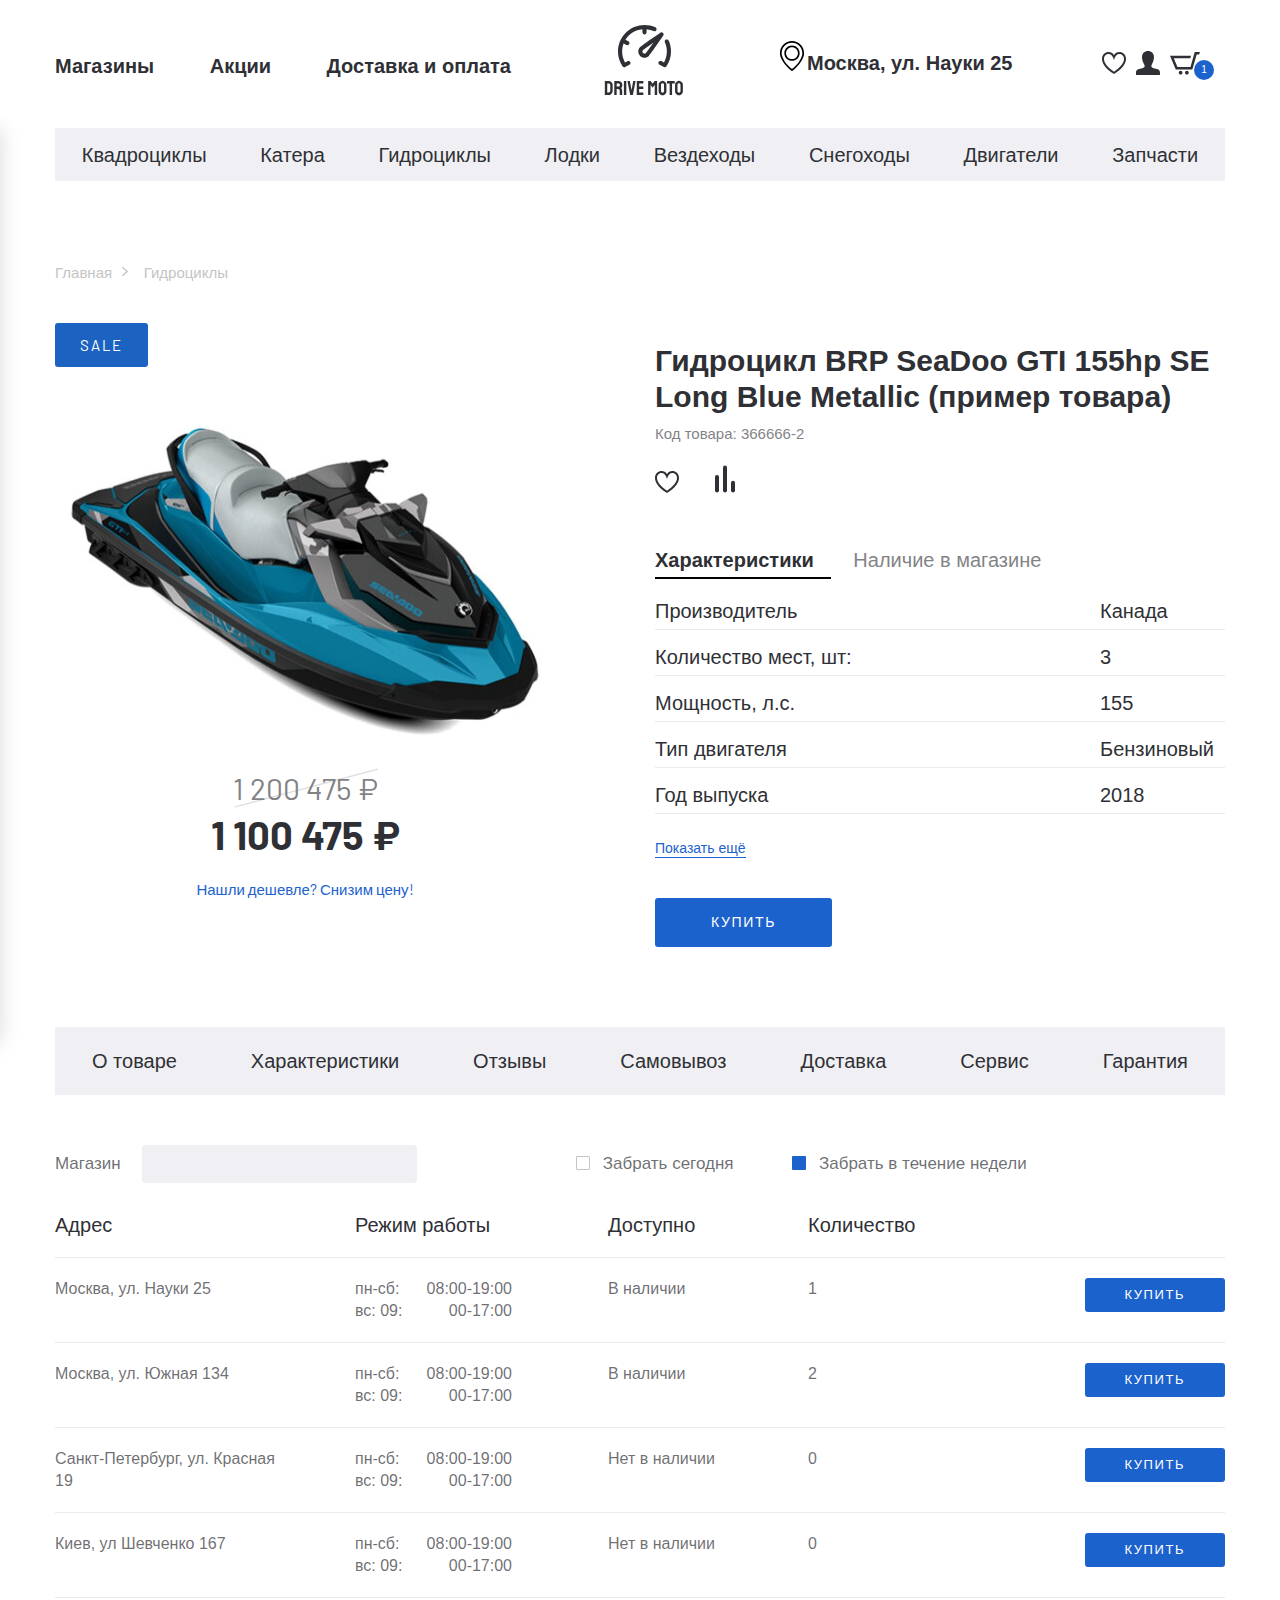
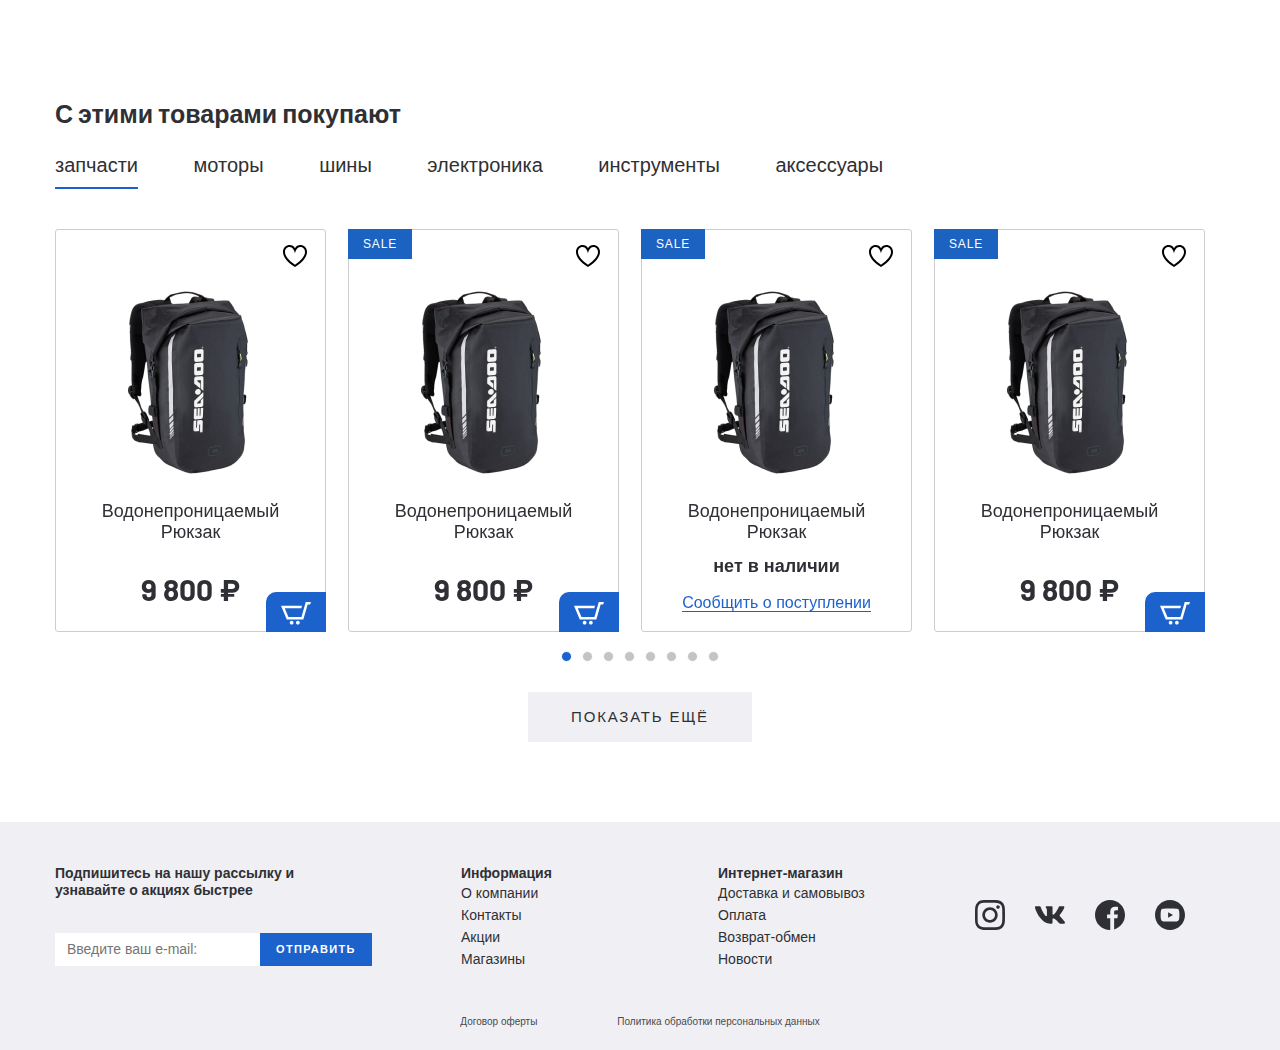
<file: app/product-page.html>
<!DOCTYPE html>
<html lang="ru">
<head>
  <meta charset="UTF-8">
  <meta name="viewport" content="width=device-width, initial-scale=1.0">
  <title>Document</title>
  <link href="https://fonts.googleapis.com/css2?family=Barlow:wght@400;700&display=swap" rel="stylesheet">
  <link rel="stylesheet" href="css/style.min.css">
</head>
<body>
  <header class="header">
    <div class="header__top">
      <div class="container">
        <div class="header__top-inner">
          <nav class="menu">
            <button class="menu__btn">
              <div class="menu__btn-line"></div>
              <div class="menu__btn-line"></div>
              <div class="menu__btn-line"></div>
            </button>
            <ul class="menu__list">
              <li class="menu__item">
                <a class="menu__link" href="#" >
                  Магазины
                </a>
              </li>
              <li class="menu__item">
                <a class="menu__link" href="#" >
                  Акции
                </a>
              </li>
              <li class="menu__item">
                <a class="menu__link" href="#" >
                  Доставка и оплата
                </a>
              </li>
            </ul>
          </nav>
          <a class="logo" href="index.html" >
            <img class="logo__img" src="images/logo.svg" alt="" >
          </a>
          <div class="header__box">
            <p class="header__adress">
              Москва, ул. Науки 25
            </p>
            <ul class="user-list">
              <li class="user-list__item">
                <a class="user-list__link" href="#">
                  <img src="images/heart.svg" alt="heart-img">
                </a>
              </li>
              <li class="user-list__item">
                <a class="user-list__link" href="#">
                  <img src="images/user.svg" alt="user-img">
                </a>
              </li>
              <li class="user-list__item">
                <a class="user-list__link basket" href="#">
                  <img src="images/basket.svg" alt="item-img">
                  <p class="basket__num">1</p>
                </a>
              </li>
            </ul>
          </div>
        </div>
      </div>
    </div>

    <ul class="menu-mobile__list">
      <li class="menu-mobile__item">
        <a class="menu-mobile__link" href="#">
          <img class="menu-mobile__img" src="images/user.svg" alt="img" >
          <p>Войти</p> 
        </a>
      </li>
      <li class="menu-mobile__item">
        <a class="menu-mobile__link" href="#">
          <img class="menu-mobile__img" src="images/user.svg" alt="img" >
          <p>Регистрация</p> 
        </a>
      </li>
      <li class="menu-mobile__item">
        <a class="menu-mobile__link" href="#">
          <img class="menu-mobile__img" src="images/heart.svg" alt="img" >
          <p>Избранное</p> 
        </a>
      </li>
      <li class="menu-mobile__item">
        <a class="menu-mobile__link" href="#">
          <img class="menu-mobile__img" src="images/basket.svg" alt="img" >
          <p>Корзина</p> 
        </a>
      </li>
      <li class="menu-mobile__item">
        <a class="menu-mobile__link" href="#">
          <img class="menu-mobile__img" src="images/house.svg" alt="img" >
          <p>Магазины</p> 
        </a>
      </li>
      <li class="menu-mobile__item">
        <a class="menu-mobile__link" href="#">
          <img class="menu-mobile__img" src="images/procent.svg" alt="img" >
          <p>Акции</p> 
        </a>
      </li>
      <li class="menu-mobile__item">
        <a class="menu-mobile__link" href="#">
          <img class="menu-mobile__img" src="images/box.svg" alt="img" >
          <p>Доставка и оплата</p> 
        </a>
      </li>
      <li class="menu-mobile__item">
        <a class="menu-mobile__link" href="#">
          <p>Квадроциклы</p> 
        </a>
      </li>
      <li class="menu-mobile__item">
        <a class="menu-mobile__link" href="#">
          <p>Катера</p> 
        </a>
      </li>
      <li class="menu-mobile__item">
        <a class="menu-mobile__link" href="#">
          <p>Гидроциклы</p> 
        </a>
      </li>
      <li class="menu-mobile__item">
        <a class="menu-mobile__link" href="#">
          <p>Лодки</p> 
        </a>
      </li>
      <li class="menu-mobile__item">
        <a class="menu-mobile__link" href="#">
          <p>Вездеходы</p> 
        </a>
      </li>
      <li class="menu-mobile__item">
        <a class="menu-mobile__link" href="#">
          <p>Снегоходы</p> 
        </a>
      </li>
      <li class="menu-mobile__item">
        <a class="menu-mobile__link" href="#">
          <p>Двигатели</p> 
        </a>
      </li>
      <li class="menu-mobile__item">
        <a class="menu-mobile__link" href="#">
          <p>Запчасти</p> 
        </a>
      </li>
    </ul>


    <div class="menu__mobile-linewrapper">
      <ul class="menu__mobile-line">
        <li class="menu__item">
          <a class="menu__link" href="#" >
            Магазины
          </a>
        </li>
        <li class="menu__item">
          <a class="menu__link" href="#" >
            Акции
          </a>
        </li>
        <li class="menu__item">
          <a class="menu__link" href="#" >
            Доставка и оплата
          </a>
        </li>
      </ul>
    </div>

    <div class="header__bottom">
      <div class="container">
          <ul class="menu-categories">
            <li class="menu-categories__item">
              <a class="menu-categories__link" href="catalog.html">Квадроциклы</a>
            </li>
            <li class="menu-categories__item">
              <a class="menu-categories__link" href="catalog.html">Катера</a>
            </li>
            <li class="menu-categories__item">
              <a class="menu-categories__link" href="catalog.html">Гидроциклы</a>
            </li>
            <li class="menu-categories__item">
              <a class="menu-categories__link" href="catalog.html">Лодки</a>
            </li>
            <li class="menu-categories__item">
              <a class="menu-categories__link" href="catalog.html">Вездеходы</a>
            </li>
            <li class="menu-categories__item">
              <a class="menu-categories__link" href="catalog.html">Снегоходы</a>
            </li>
            <li class="menu-categories__item">
              <a class="menu-categories__link" href="catalog.html">Двигатели</a>
            </li>
            <li class="menu-categories__item">
              <a class="menu-categories__link" href="catalog.html">Запчасти</a>
            </li>
          </ul>    
      </div>
    </div>
  </header>

  <div class="breadcrumbs">
    <div class="container">
      <div class="breadcrumbs__inner">
        <ul class="breadcrumbs__list mobile-overflow">
          <li class="breadcrumbs__list-item">
            <a href="#">Главная</a>
          </li>
          <li class="breadcrumbs__list-item">
            <a href="#">Гидроциклы</a>
          </li>
        </ul>
      </div>
    </div>
  </div>

  <section class="product-card">
    <div class="container">
      <div class="product-card__inner">
        <div class="product-card__img-box product-item--sale">
          <img class="product-card__img" src="images/gidrotsikl-large.png" alt="" >
          <p class="product-card__price-old">
            1 200 475 ₽
          </p>
          <p class="product-card__price-new">
            1 100 475 ₽
          </p>
          <a class=".aside-filter__content-label product-card__link .jq-radio" href="#">
            Нашли дешевле? Снизим цену!
          </a>
          <div class="product-card__btn product-card__btn-mobile">
            <button>купить</button>
          </div>
        </div>
        <div class="product-card__content">
          <h1 class="product-card__title">
            Гидроцикл BRP SeaDoo GTI 155hp SE Long Blue Metallic (пример товара)
          </h1>
          <p class="product-card__code">Код товара: 366666-2</p>
          <div class="product-card__buttons">
            <a class="product-card__icon-favorite" href="#">
              <img src="images/heart.svg" alt="heart">
            </a>
            <a class="product-card__icon-comparison" href="#">
              <img src="images/comparison.svg" alt="comparison">
            </a>
            <a class="rate" href="#">
              <div class="rate-yo" data-rateyo-rating="4"></div>
            </a>
          </div>

          <div class="tabs-wrapper product-card__tabs">
            <div class="tabs">
              <a class="tab product-card__tab tab--active" href="#product-1">
                Характеристики
              </a>
              <a class="tab product-card__tab" href="#product-2">
                Наличие в магазине
              </a>
            </div>

            <div class="tabs-container">

              <div class="tabs-content product-card__tab-content tabs-content--active"
              id='product-1'>
                <ul class="product-card__list mobile-overflow">
                  <li class="product-card__item">
                    <div class="product-card__item-left">
                      Производитель
                    </div>
                    <div class="product-card__item-right">
                      Канада
                    </div>
                  </li>
                  <li class="product-card__item">
                    <div class="product-card__item-left">
                      Количество мест, шт: 
                    </div>
                    <div class="product-card__item-right">
                      3
                    </div>
                  </li>
                  <li class="product-card__item">
                    <div class="product-card__item-left">
                      Мощность, л.с.
                    </div>
                    <div class="product-card__item-right">
                      155
                    </div>
                  </li>
                  <li class="product-card__item">
                    <div class="product-card__item-left">
                      Тип двигателя
                    </div>
                    <div class="product-card__item-right">
                      Бензиновый
                    </div>
                  </li>
                  <li class="product-card__item">
                    <div class="product-card__item-left">
                      Год выпуска
                    </div>
                    <div class="product-card__item-right">
                      2018
                    </div>
                  </li>
                </ul>
                <a class="product-card__more">
                  Показать ещё
                </a>
                <div class="product-card__btn">
                  <button>купить</button>
                </div>
              </div>
              <div class="tabs-content product-card__tab-content" 
              id='product-2'>
              <p>product-2</p> 
              </div>
            </div>
          </div>
        </div>
      </div>
    </div>
  </section>

  <section class="card__tabs">
    <div class="container">
      <div class="tabs-wrapper">
        <div class="tabs card__tab-box mobile-overflow">
          <a class="tab product-card__tabs-7" href="#product-card__tabs-1">О товаре</a>
          <a class="tab product-card__tabs-7" href="#product-card__tabs-2">Характеристики</a>
          <a class="tab product-card__tabs-7" href="#product-card__tabs-3">Отзывы</a>
          <a class="tab product-card__tabs-7 tab--cative" href="#product-card__tabs-4">Самовывоз</a>
          <a class="tab product-card__tabs-7" href="#product-card__tabs-5">Доставка</a>
          <a class="tab product-card__tabs-7" href="#product-card__tabs-6">Cервис</a>
          <a class="tab product-card__tabs-7" href="#product-card__tabs-7">Гарантия</a>
        </div>
      </div>
        <div class="tabs-container">
          <div id="product-card__tabs-1" class="card__tab-content tabs-content">content</div>
          <div id="product-card__tabs-2" class="card__tab-content tabs-content">content</div>
          <div id="product-card__tabs-3" class="card__tab-content tabs-content">content</div>
          <div id="product-card__tabs-4" class="card__tab-content tabs-content tabs-content--active">
            <form>  
              <div class="card__top-line">
                <label class="card__label-search">
                  Магазин
                  <input class="card__input-search" type="text">
                </label>
                <label class="card__label-pikup">
                  <input class="filter-style" type="radio" name="pickup">
                  Забрать сегодня
                </label>
                <label class="card__label-pikup">
                  <input class="filter-style" type="radio" name="pickup" checked>
                  Забрать в течение недели
                </label>
              </div>
              <ul class="card__list">
                <li class="card__list-item card__list-itemtitle mobile-overflow">
                  <div class="card__list-address ">Адрес</div>
                  <div class="card__list-workhours ">Режим работы</div>
                  <div class="card__list-avialable ">Доступно</div>
                  <div class="card__list-num ">Количество</div>
                  <div class="card__list-btn "></div>
                </li>
                <li class="card__list-item">
                  <div class="card__list-address">Москва, ул. Науки 25</div>
                  <div class="card__list-workhours">
                    <div class="workhours" >
                      <span>пн-сб:</span><span>08:00-19:00</span>
                    </div> 
                    <div class="workhours" >
                      <span>вс: 09:</span><span>00-17:00</span>
                    </div>
                  </div>
                  <div class="card__list-avialable">В наличии</div>
                  <div class="card__list-num">1</div>
                  <div class="card__list-btn"><button type="submit">купить</button></div>
                </li>
                <li class="card__list-item">
                  <div class="card__list-address">Москва, ул.  Южная 134</div>
                  <div class="card__list-workhours">
                    <div class="workhours" >
                      <span>пн-сб:</span><span>08:00-19:00</span>
                    </div> 
                    <div class="workhours" >
                      <span>вс: 09:</span><span>00-17:00</span>
                    </div>
                  </div>
                  <div class="card__list-avialable">В наличии</div>
                  <div class="card__list-num">2</div>
                  <div class="card__list-btn"><button type="submit">купить</button></div>
                </li>
                <li class="card__list-item">
                  <div class="card__list-address">Санкт-Петербург, 
                    ул. Красная 19</div>
                  <div class="card__list-workhours">
                    <div class="workhours" >
                      <span>пн-сб:</span><span>08:00-19:00</span>
                    </div> 
                    <div class="workhours" >
                      <span>вс: 09:</span><span>00-17:00</span>
                    </div>
                  </div>
                  <div class="card__list-avialable">Нет в наличии</div>
                  <div class="card__list-num">0</div>
                  <div class="card__list-btn"><button type="submit">купить</button></div>
                </li>
                <li class="card__list-item">
                  <div class="card__list-address">Киев, ул Шевченко 167</div>
                  <div class="card__list-workhours">
                    <div class="workhours" >
                      <span>пн-сб:</span><span>08:00-19:00</span>
                    </div> 
                    <div class="workhours" >
                      <span>вс: 09:</span><span>00-17:00</span>
                    </div>
                  </div>
                  <div class="card__list-avialable">Нет в наличии</div>
                  <div class="card__list-num">0</div>
                  <div class="card__list-btn"><button type="submit">купить</button></div>
                </li>
              </ul>
            </form>
          </div>
          <div id="product-card__tabs-5" class="card__tab-content tabs-content">content</div>
          <div id="product-card__tabs-6" class="card__tab-content tabs-content">content</div>
          <div id="product-card__tabs-7" class="card__tab-content tabs-content">content</div>
      </div>
    </div>
  </section>

  <section class="products">
    <div class="container">
      <div class="products__inner">
        <h3 class="product__title">С этими товарами покупают</h3>
        <div class="tabs-wrapper">
          <div class="tabs products__tabs mobile-overflow">
            <a class="tab products__tab tab--active" href="#popular-tab-1">запчасти</a>
            <a class="tab products__tab" href="#popular-tab-2">моторы</a>
            <a class="tab products__tab" href="#popular-tab-3">шины</a>
            <a class="tab products__tab" href="#popular-tab-4">электроника</a>
            <a class="tab products__tab" href="#popular-tab-5">инструменты</a>
            <a class="tab products__tab" href="#popular-tab-6">аксессуары </a>
          </div>
        </div>

          <div class="tabs-container products__container">
            
            <div id="popular-tab-1" class="tabs-content products__content tabs-content--active">
              <div class="product-slider">
                <div class="product-slider__item">
                  <div class="product-item__wrapper">
                    <button class="product-item__favorite"></button>
                    <button class="product-item__basket">
                      <img src="images/basket-white.svg" alt="basket">
                    </button>
                    <a class="product-item__notify-link" href="#">
                    <span>Сообщить о поступлении</span>  
                    </a>
                    <a class="product-item" href="#">
                      <p class="product-item__hover-text">
                        посмотреть товар
                      </p>
                      <img class="product-item__img" src="images/content/products-1.png" alt="products-img">  
                      <h4 class="product-item__title">
                        Водонепроницаемый
                        Рюкзак
                      </h4>
                      <p class="price product-item__price">
                        9 800 ₽
                      </p>
                      <p class="product-item__notify-text">
                        нет в наличии
                      </p>
                    </a>
                  </div>          
                </div>
                <div class="product-slider__item">
                  <div class="product-item__wrapper">
                    <button class="product-item__favorite"></button>
                    <button class="product-item__basket">
                      <img src="images/basket-white.svg" alt="basket">
                    </button>
                    <a class="product-item__notify-link" href="#">
                    <span>Сообщить о поступлении</span>  
                    </a>
                    <a class="product-item product-item--sale" href="#">
                      <p class="product-item__hover-text">
                        посмотреть товар
                      </p>
                      <img class="product-item__img" src="images/content/products-1.png" alt="products-img">  
                      <h4 class="product-item__title">
                        Водонепроницаемый
                        Рюкзак
                      </h4>
                      <p class="price product-item__price">
                        9 800 ₽
                      </p>
                      <p class="product-item__notify-text">
                        нет в наличии
                      </p>
                    </a>
                  </div>          
                </div>

                <div class="product-slider__item">
                  <div class="product-item__wrapper product-item__not-available">
                    <button class="product-item__favorite"></button>
                    <button class="product-item__basket">
                      <img src="images/basket-white.svg" alt="basket">
                    </button>
                    <a class="product-item__notify-link" href="#">
                    <span>Сообщить о поступлении</span>  
                    </a>
                    <a class="product-item product-item--sale" href="#">
                      <p class="product-item__hover-text">
                        посмотреть товар
                      </p>
                      <img class="product-item__img" src="images/content/products-1.png" alt="products-img">  
                      <h4 class="product-item__title">
                        Водонепроницаемый
                        Рюкзак
                      </h4>
                      <p class="price product-item__price">
                        9 800 ₽
                      </p>
                      <p class="product-item__notify-text">
                        нет в наличии
                      </p>
                    </a>
                  </div>          
                </div>
                
                <div class="product-slider__item">
                  <div class="product-item__wrapper">
                    <button class="product-item__favorite"></button>
                    <button class="product-item__basket">
                      <img src="images/basket-white.svg" alt="basket">
                    </button>
                    <a class="product-item__notify-link" href="#">
                    <span>Сообщить о поступлении</span>  
                    </a>
                    <a class="product-item product-item--sale" href="#">
                      <p class="product-item__hover-text">
                        посмотреть товар
                      </p>
                      <img class="product-item__img" src="images/content/products-1.png" alt="products-img">  
                      <h4 class="product-item__title">
                        Водонепроницаемый
                        Рюкзак
                      </h4>
                      <p class="price product-item__price">
                        9 800 ₽
                      </p>
                      <p class="product-item__notify-text">
                        нет в наличии
                      </p>
                    </a>
                  </div>          
                </div>
                
                <div class="product-slider__item">
                  <div class="product-item__wrapper product-item__not-available">
                    <button class="product-item__favorite"></button>
                    <button class="product-item__basket">
                      <img src="images/basket-white.svg" alt="basket">
                    </button>
                    <a class="product-item__notify-link" href="#">
                    <span>Сообщить о поступлении</span>  
                    </a>
                    <a class="product-item product-item--sale" href="#">
                      <p class="product-item__hover-text">
                        посмотреть товар
                      </p>
                      <img class="product-item__img" src="images/content/products-1.png" alt="products-img">  
                      <h4 class="product-item__title">
                        Водонепроницаемый
                        Рюкзак
                      </h4>
                      <p class="price product-item__price">
                        9 800 ₽
                      </p>
                      <p class="product-item__notify-text">
                        нет в наличии
                      </p>
                    </a>
                  </div>          
                </div>
                
                <div class="product-slider__item">
                  <div class="product-item__wrapper product-item__not-available">
                    <button class="product-item__favorite"></button>
                    <button class="product-item__basket">
                      <img src="images/basket-white.svg" alt="basket">
                    </button>
                    <a class="product-item__notify-link" href="#">
                    <span>Сообщить о поступлении</span>  
                    </a>
                    <a class="product-item product-item--sale" href="#">
                      <p class="product-item__hover-text">
                        посмотреть товар
                      </p>
                      <img class="product-item__img" src="images/content/products-1.png" alt="products-img">  
                      <h4 class="product-item__title">
                        Водонепроницаемый
                        Рюкзак
                      </h4>
                      <p class="price product-item__price">
                        9 800 ₽
                      </p>
                      <p class="product-item__notify-text">
                        нет в наличии
                      </p>
                    </a>
                  </div>          
                </div>
                
                <div class="product-slider__item">
                  <div class="product-item__wrapper product-item__not-available">
                    <button class="product-item__favorite"></button>
                    <button class="product-item__basket">
                      <img src="images/basket-white.svg" alt="basket">
                    </button>
                    <a class="product-item__notify-link" href="#">
                    <span>Сообщить о поступлении</span>  
                    </a>
                    <a class="product-item product-item--sale" href="#">
                      <p class="product-item__hover-text">
                        посмотреть товар
                      </p>
                      <img class="product-item__img" src="images/content/products-1.png" alt="products-img">  
                      <h4 class="product-item__title">
                        Водонепроницаемый
                        Рюкзак
                      </h4>
                      <p class="price product-item__price">
                        9 800 ₽
                      </p>
                      <p class="product-item__notify-text">
                        нет в наличии
                      </p>
                    </a>
                  </div>          
                </div>
                
                <div class="product-slider__item">
                  <div class="product-item__wrapper product-item__not-available">
                    <button class="product-item__favorite"></button>
                    <button class="product-item__basket">
                      <img src="images/basket-white.svg" alt="basket">
                    </button>
                    <a class="product-item__notify-link" href="#">
                    <span>Сообщить о поступлении</span>  
                    </a>
                    <a class="product-item product-item--sale" href="#">
                      <p class="product-item__hover-text">
                        посмотреть товар
                      </p>
                      <img class="product-item__img" src="images/content/products-1.png" alt="products-img">  
                      <h4 class="product-item__title">
                        Водонепроницаемый
                        Рюкзак
                      </h4>
                      <p class="price product-item__price">
                        9 800 ₽
                      </p>
                      <p class="product-item__notify-text">
                        нет в наличии
                      </p>
                    </a>
                  </div>          
                </div>
              </div>
            </div>

            <div  id="popular-tab-2" class="tabs-content products__content">
              <div class="product-slider">
                <div class="product-slider__item">
                  <div class="product-item__wrapper">
                    <button class="product-item__favorite"></button>
                    <button class="product-item__basket">
                      <img src="images/basket-white.svg" alt="basket">
                    </button>
                    <a class="product-item__notify-link" href="#">
                    <span>Сообщить о поступлении</span>  
                    </a>
                    <a class="product-item" href="#">
                      <p class="product-item__hover-text">
                        посмотреть товар
                      </p>
                      <img class="product-item__img" src="images/content/products-1.png" alt="products-img">  
                      <h4 class="product-item__title">
                        Водонепроницаемый
                        Рюкзак
                      </h4>
                      <p class="price product-item__price">
                        9 800 ₽
                      </p>
                      <p class="product-item__notify-text">
                        нет в наличии
                      </p>
                    </a>
                  </div>          
                </div>
                <div class="product-slider__item">
                  <div class="product-item__wrapper">
                    <button class="product-item__favorite"></button>
                    <button class="product-item__basket">
                      <img src="images/basket-white.svg" alt="basket">
                    </button>
                    <a class="product-item__notify-link" href="#">
                    <span>Сообщить о поступлении</span>  
                    </a>
                    <a class="product-item product-item--sale" href="#">
                      <p class="product-item__hover-text">
                        посмотреть товар
                      </p>
                      <img class="product-item__img" src="images/content/products-1.png" alt="products-img">  
                      <h4 class="product-item__title">
                        Водонепроницаемый
                        Рюкзак
                      </h4>
                      <p class="price product-item__price">
                        9 800 ₽
                      </p>
                      <p class="product-item__notify-text">
                        нет в наличии
                      </p>
                    </a>
                  </div>          
                </div>

                <div class="product-slider__item">
                  <div class="product-item__wrapper product-item__not-available">
                    <button class="product-item__favorite"></button>
                    <button class="product-item__basket">
                      <img src="images/basket-white.svg" alt="basket">
                    </button>
                    <a class="product-item__notify-link" href="#">
                    <span>Сообщить о поступлении</span>  
                    </a>
                    <a class="product-item product-item--sale" href="#">
                      <p class="product-item__hover-text">
                        посмотреть товар
                      </p>
                      <img class="product-item__img" src="images/content/products-1.png" alt="products-img">  
                      <h4 class="product-item__title">
                        Водонепроницаемый
                        Рюкзак
                      </h4>
                      <p class="price product-item__price">
                        9 800 ₽
                      </p>
                      <p class="product-item__notify-text">
                        нет в наличии
                      </p>
                    </a>
                  </div>          
                </div>
                
                <div class="product-slider__item">
                  <div class="product-item__wrapper">
                    <button class="product-item__favorite"></button>
                    <button class="product-item__basket">
                      <img src="images/basket-white.svg" alt="basket">
                    </button>
                    <a class="product-item__notify-link" href="#">
                    <span>Сообщить о поступлении</span>  
                    </a>
                    <a class="product-item product-item--sale" href="#">
                      <p class="product-item__hover-text">
                        посмотреть товар
                      </p>
                      <img class="product-item__img" src="images/content/products-1.png" alt="products-img">  
                      <h4 class="product-item__title">
                        Водонепроницаемый
                        Рюкзак
                      </h4>
                      <p class="price product-item__price">
                        9 800 ₽
                      </p>
                      <p class="product-item__notify-text">
                        нет в наличии
                      </p>
                    </a>
                  </div>          
                </div>
                
                <div class="product-slider__item">
                  <div class="product-item__wrapper product-item__not-available">
                    <button class="product-item__favorite"></button>
                    <button class="product-item__basket">
                      <img src="images/basket-white.svg" alt="basket">
                    </button>
                    <a class="product-item__notify-link" href="#">
                    <span>Сообщить о поступлении</span>  
                    </a>
                    <a class="product-item product-item--sale" href="#">
                      <p class="product-item__hover-text">
                        посмотреть товар
                      </p>
                      <img class="product-item__img" src="images/content/products-1.png" alt="products-img">  
                      <h4 class="product-item__title">
                        Водонепроницаемый
                        Рюкзак
                      </h4>
                      <p class="price product-item__price">
                        9 800 ₽
                      </p>
                      <p class="product-item__notify-text">
                        нет в наличии
                      </p>
                    </a>
                  </div>          
                </div>
                
                <div class="product-slider__item">
                  <div class="product-item__wrapper product-item__not-available">
                    <button class="product-item__favorite"></button>
                    <button class="product-item__basket">
                      <img src="images/basket-white.svg" alt="basket">
                    </button>
                    <a class="product-item__notify-link" href="#">
                    <span>Сообщить о поступлении</span>  
                    </a>
                    <a class="product-item product-item--sale" href="#">
                      <p class="product-item__hover-text">
                        посмотреть товар
                      </p>
                      <img class="product-item__img" src="images/content/products-1.png" alt="products-img">  
                      <h4 class="product-item__title">
                        Водонепроницаемый
                        Рюкзак
                      </h4>
                      <p class="price product-item__price">
                        9 800 ₽
                      </p>
                      <p class="product-item__notify-text">
                        нет в наличии
                      </p>
                    </a>
                  </div>          
                </div>
                
                <div class="product-slider__item">
                  <div class="product-item__wrapper product-item__not-available">
                    <button class="product-item__favorite"></button>
                    <button class="product-item__basket">
                      <img src="images/basket-white.svg" alt="basket">
                    </button>
                    <a class="product-item__notify-link" href="#">
                    <span>Сообщить о поступлении</span>  
                    </a>
                    <a class="product-item product-item--sale" href="#">
                      <p class="product-item__hover-text">
                        посмотреть товар
                      </p>
                      <img class="product-item__img" src="images/content/products-1.png" alt="products-img">  
                      <h4 class="product-item__title">
                        Водонепроницаемый
                        Рюкзак
                      </h4>
                      <p class="price product-item__price">
                        9 800 ₽
                      </p>
                      <p class="product-item__notify-text">
                        нет в наличии
                      </p>
                    </a>
                  </div>          
                </div>
                
                <div class="product-slider__item">
                  <div class="product-item__wrapper product-item__not-available">
                    <button class="product-item__favorite"></button>
                    <button class="product-item__basket">
                      <img src="images/basket-white.svg" alt="basket">
                    </button>
                    <a class="product-item__notify-link" href="#">
                    <span>Сообщить о поступлении</span>  
                    </a>
                    <a class="product-item product-item--sale" href="#">
                      <p class="product-item__hover-text">
                        посмотреть товар
                      </p>
                      <img class="product-item__img" src="images/content/products-1.png" alt="products-img">  
                      <h4 class="product-item__title">
                        Водонепроницаемый
                        Рюкзак
                      </h4>
                      <p class="price product-item__price">
                        9 800 ₽
                      </p>
                      <p class="product-item__notify-text">
                        нет в наличии
                      </p>
                    </a>
                  </div>          
                </div>
              </div>
            </div>
            <div id="popular-tab-3" class="tabs-content products__content ">slider-3</div>
            <div id="popular-tab-4" class="tabs-content products__content ">slider-4</div>
            <div id="popular-tab-5" class="tabs-content products__content ">slider-5</div>
            <div id="popular-tab-6" class="tabs-content products__content ">slider-6</div>
          </div>
          <div class="product__more">
            <a class="product__more-link" href="#" >Показать ещё</a>
          </div>
        </div>
      </div>
  </section>


  <footer class="footer">
    <div class="container">
      <div class="footer__top">
        <div class="footer__top-inner">
          <div class="footer__top-item footer__top-newslatter">
            <h6 class="footer__top-title">
              Подпишитесь на нашу рассылку 
              и узнавайте о акцияx быстрее
            </h6>
            <form class="footer-form" action="">
              <input class="footer-form__input" type="text" placeholder="Введите ваш e-mail:">
              <button class="footer-form__btn" type="submit">Отправить</button>
            </form>
          </div>
          <div class="footer__top-item footer-list__item-line footer__top-itemdrop">
            <h6 class="footer__top-title footer__topdrop">
              Информация
            </h6>
            <ul class="footer-list">
              <li class="footer-list__item"><a href="#">О компании</a></li>
              <li class="footer-list__item"><a href="#">Контакты</a></li>
              <li class="footer-list__item"><a href="#">Акции</a></li>
              <li class="footer-list__item"><a href="#">Магазины</a></li>
            </ul>
          </div>
          <div class="footer__top-item footer-list__item-line">
            <h6 class="footer__top-title footer__topdrop">
              Интернет-магазин
            </h6>
            <ul class="footer-list">
              <li class="footer-list__item"><a href="#">Доставка и самовывоз</a></li>
              <li class="footer-list__item"><a href="#">Оплата</a></li>
              <li class="footer-list__item"><a href="#">Возврат-обмен</a></li>
              <li class="footer-list__item"><a href="#">Новости</a></li>
            </ul>
          </div>
          <div class="footer__top-item footer__top-social">
           <ul class="social-list">
             <li class="social-list__item">
               <a href="#">
                 <img src="images/instagrem.svg" alt="">
              </a>
              </li>
             <li class="social-list__item">
               <a href="#">
                 <img src="images/vkontakte.svg" alt="">
              </a>
              </li>
             <li class="social-list__item">
               <a href="#">
                 <img src="images/facebook.svg" alt="">
              </a>
              </li>
             <li class="social-list__item">
               <a href="#">
                 <img src="images/youtube.svg" alt="">
              </a>
              </li>
           </ul>
          </div>
        </div>
      </div>
      <div class="footer__bottom">
        <a class="footer__bottom-link" href="#">Договор оферты</a>
        <a class="footer__bottom-link" href="#">Политика обработки персональных данных</a>                
      </div>
    </div>
  </footer> 

  <script src="https://ajax.googleapis.com/ajax/libs/jquery/3.6.0/jquery.min.js"></script>
  <!-- <script src="js/jquery.rateyo.js"></script> 
  <script src="js/jquery.rateyo.min.js"></script>  -->
  <script src="js/main.min.js"></script>
</body>
</html>
</file>
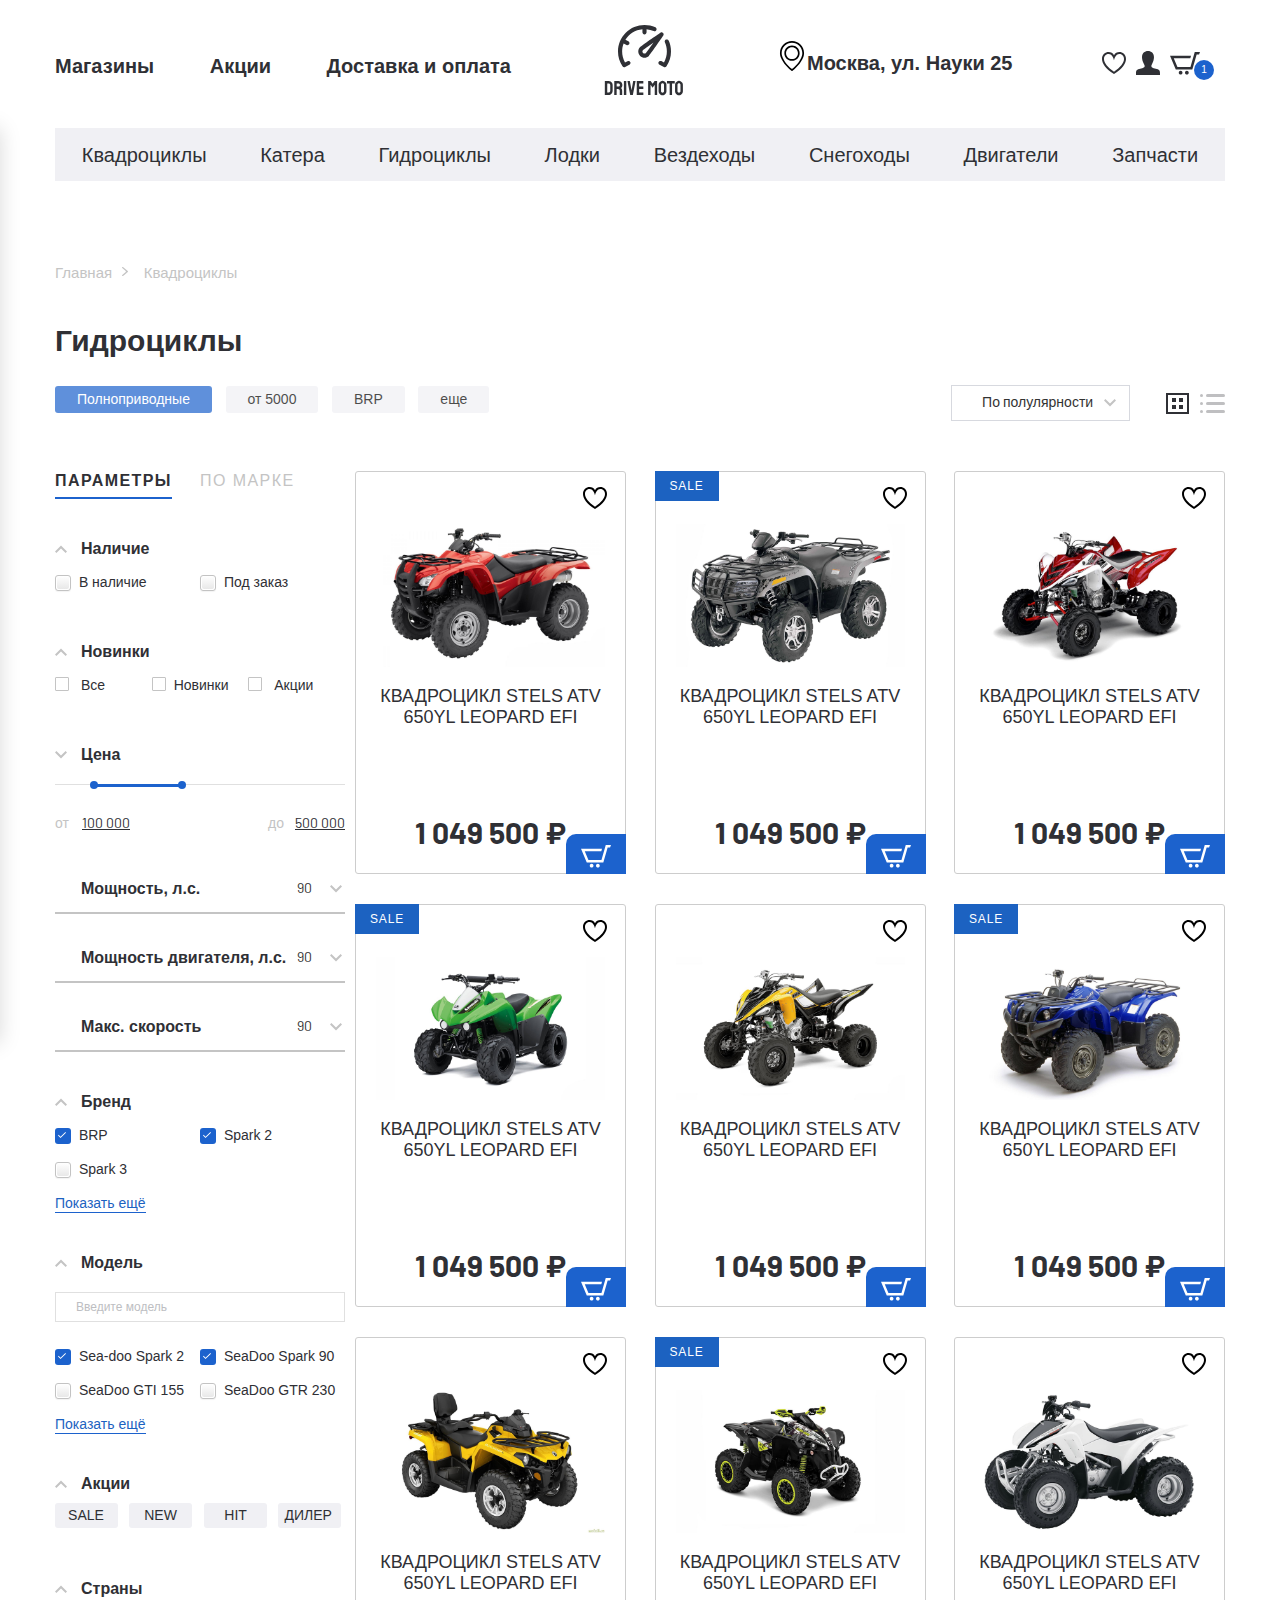
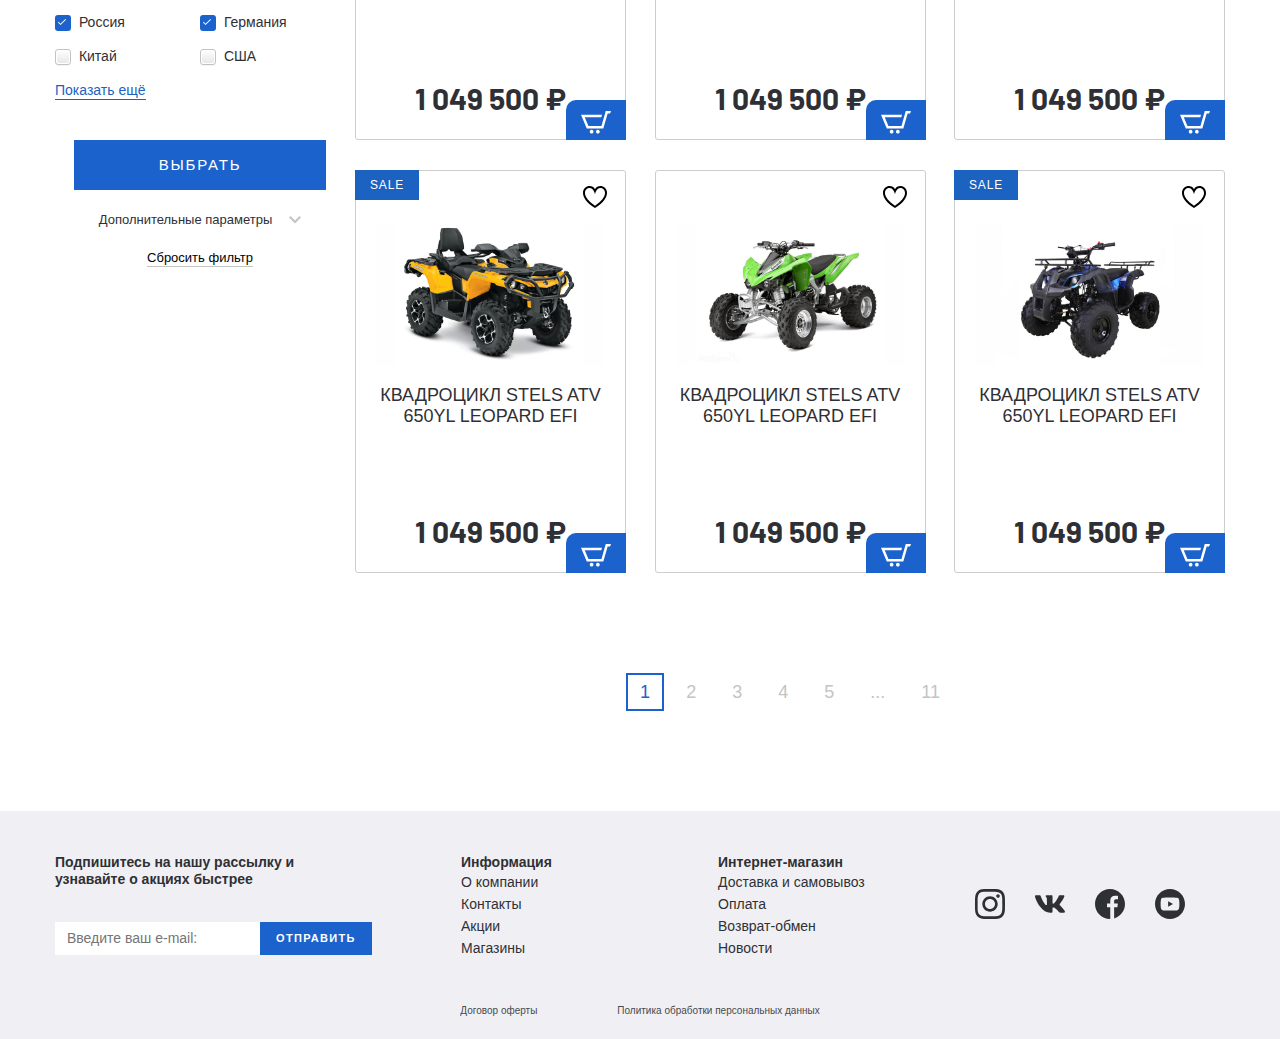
<file: app/quadbike.html>
<!DOCTYPE html>
<html lang="ru">
<head>
  <meta charset="UTF-8">
  <meta name="viewport" content="width=device-width, initial-scale=1.0">
  <title>Document</title>
  <link href="https://fonts.googleapis.com/css2?family=Barlow:wght@400;700&display=swap" rel="stylesheet">
  <link rel="stylesheet" href="css/style.min.css">
</head>
<body>
  <header class="header">
    <div class="header__top">
      <div class="container">
        <div class="header__top-inner">
          <nav class="menu">
            <button class="menu__btn">
              <div class="menu__btn-line"></div>
              <div class="menu__btn-line"></div>
              <div class="menu__btn-line"></div>
            </button>
            <ul class="menu__list">
              <li class="menu__item">
                <a class="menu__link" href="#" >
                  Магазины
                </a>
              </li>
              <li class="menu__item">
                <a class="menu__link" href="#" >
                  Акции
                </a>
              </li>
              <li class="menu__item">
                <a class="menu__link" href="#" >
                  Доставка и оплата
                </a>
              </li>
            </ul>
          </nav>
          <a class="logo" href="index.html" >
            <img class="logo__img" src="images/logo.svg" alt="" >
          </a>
          <div class="header__box">
            <p class="header__adress">
              Москва, ул. Науки 25
            </p>
            <ul class="user-list">
              <li class="user-list__item">
                <a class="user-list__link" href="#">
                  <img src="images/heart.svg" alt="heart-img">
                </a>
              </li>
              <li class="user-list__item">
                <a class="user-list__link" href="#">
                  <img src="images/user.svg" alt="user-img">
                </a>
              </li>
              <li class="user-list__item">
                <a class="user-list__link basket" href="#">
                  <img src="images/basket.svg" alt="item-img">
                  <p class="basket__num">1</p>
                </a>
              </li>
            </ul>
          </div>
        </div>
      </div>
    </div>

    <ul class="menu-mobile__list">
      <li class="menu-mobile__item">
        <a class="menu-mobile__link" href="#">
          <img class="menu-mobile__img" src="images/user.svg" alt="img" >
          <p>Войти</p> 
        </a>
      </li>
      <li class="menu-mobile__item">
        <a class="menu-mobile__link" href="#">
          <img class="menu-mobile__img" src="images/user.svg" alt="img" >
          <p>Регистрация</p> 
        </a>
      </li>
      <li class="menu-mobile__item">
        <a class="menu-mobile__link" href="#">
          <img class="menu-mobile__img" src="images/heart.svg" alt="img" >
          <p>Избранное</p> 
        </a>
      </li>
      <li class="menu-mobile__item">
        <a class="menu-mobile__link" href="#">
          <img class="menu-mobile__img" src="images/basket.svg" alt="img" >
          <p>Корзина</p> 
        </a>
      </li>
      <li class="menu-mobile__item">
        <a class="menu-mobile__link" href="#">
          <img class="menu-mobile__img" src="images/house.svg" alt="img" >
          <p>Магазины</p> 
        </a>
      </li>
      <li class="menu-mobile__item">
        <a class="menu-mobile__link" href="#">
          <img class="menu-mobile__img" src="images/procent.svg" alt="img" >
          <p>Акции</p> 
        </a>
      </li>
      <li class="menu-mobile__item">
        <a class="menu-mobile__link" href="#">
          <img class="menu-mobile__img" src="images/box.svg" alt="img" >
          <p>Доставка и оплата</p> 
        </a>
      </li>
      <li class="menu-mobile__item">
        <a class="menu-mobile__link" href="#">
          <p>Квадроциклы</p> 
        </a>
      </li>
      <li class="menu-mobile__item">
        <a class="menu-mobile__link" href="#">
          <p>Катера</p> 
        </a>
      </li>
      <li class="menu-mobile__item">
        <a class="menu-mobile__link" href="#">
          <p>Гидроциклы</p> 
        </a>
      </li>
      <li class="menu-mobile__item">
        <a class="menu-mobile__link" href="#">
          <p>Лодки</p> 
        </a>
      </li>
      <li class="menu-mobile__item">
        <a class="menu-mobile__link" href="#">
          <p>Вездеходы</p> 
        </a>
      </li>
      <li class="menu-mobile__item">
        <a class="menu-mobile__link" href="#">
          <p>Снегоходы</p> 
        </a>
      </li>
      <li class="menu-mobile__item">
        <a class="menu-mobile__link" href="#">
          <p>Двигатели</p> 
        </a>
      </li>
      <li class="menu-mobile__item">
        <a class="menu-mobile__link" href="#">
          <p>Запчасти</p> 
        </a>
      </li>
    </ul>


    <div class="menu__mobile-linewrapper">
      <ul class="menu__mobile-line">
        <li class="menu__item">
          <a class="menu__link" href="#" >
            Магазины
          </a>
        </li>
        <li class="menu__item">
          <a class="menu__link" href="#" >
            Акции
          </a>
        </li>
        <li class="menu__item">
          <a class="menu__link" href="#" >
            Доставка и оплата
          </a>
        </li>
      </ul>
    </div>

    <div class="header__bottom">
      <div class="container">
          <ul class="menu-categories">
            <li class="menu-categories__item">
              <a class="menu-categories__link" href="quadbike.html">Квадроциклы</a>
            </li>
            <li class="menu-categories__item">
              <a class="menu-categories__link" href="catalog.html">Катера</a>
            </li>
            <li class="menu-categories__item">
              <a class="menu-categories__link" href="catalog.html">Гидроциклы</a>
            </li>
            <li class="menu-categories__item">
              <a class="menu-categories__link" href="catalog.html">Лодки</a>
            </li>
            <li class="menu-categories__item">
              <a class="menu-categories__link" href="catalog.html">Вездеходы</a>
            </li>
            <li class="menu-categories__item">
              <a class="menu-categories__link" href="catalog.html">Снегоходы</a>
            </li>
            <li class="menu-categories__item">
              <a class="menu-categories__link" href="catalog.html">Двигатели</a>
            </li>
            <li class="menu-categories__item">
              <a class="menu-categories__link" href="catalog.html">Запчасти</a>
            </li>
          </ul>    
      </div>
    </div>
  </header>

  <div class="breadcrumbs">
    <div class="container">
      <div class="breadcrumbs__inner">
        <ul class="breadcrumbs__list mobile-overflow">
          <li class="breadcrumbs__list-item">
            <a href="index.html">Главная</a>
          </li>
          <li class="breadcrumbs__list-item">
            <a href="#">Квадроциклы</a>
          </li>
        </ul>
      </div>
    </div>
  </div>

  <section class="catalog">
    <div class="container">
      <h2 class="catalog__title">
        Гидроциклы
      </h2>
      <div class="catalog__filter">
        <div class="catalog__filter-iemsinner">
          <div class="catalog__filter-items mobile-overflow">
            <button class="catalog__filter-options catalog__filter-options--active">Полноприводные</button>
            <button class="catalog__filter-options">от 5000</button>
            <button class="catalog__filter-options">BRP</button>
            <button class="catalog__filter-options">еще</button>
          </div>
        </div>
        <div class="catalog__filter-btn">
        <select class="filter-style select-item">
          <option >По полулярности</option>
          <option >2</option>
          <option >3</option>
        </select>
        <button class="catalog__filter-btngrid catalog__filter-button 
        catalog__filter-button--active">
          <svg width="23" height="21" viewBox="0 0 23 21" fill="none" xmlns="http://www.w3.org/2000/svg">
            <rect x="1" y="1" width="21" height="19" stroke="#2F3035" stroke-width="2"/>
            <rect x="7" y="6" width="2" height="2" fill="#2F3035" stroke="#2F3035" stroke-width="2"/>
            <rect x="7" y="13" width="2" height="2" fill="#2F3035" stroke="#2F3035" stroke-width="2"/>
            <rect x="14" y="6" width="2" height="2" fill="#2F3035" stroke="#2F3035" stroke-width="2"/>
            <rect x="14" y="13" width="2" height="2" fill="#2F3035" stroke="#2F3035" stroke-width="2"/>
            </svg>            
        </button>
        <button class="catalog__filter-btnline catalog__filter-button">
          <svg width="25" height="19" viewBox="0 0 25 19" fill="none" xmlns="http://www.w3.org/2000/svg">
            <g opacity="1">
            <rect x="6" width="19" height="3" rx="1.5" fill="#2F3035"/>
            <rect x="6" y="8" width="19" height="3" rx="1.5" fill="#2F3035"/>
            <rect x="6" y="16" width="19" height="3" rx="1.5" fill="#2F3035"/>
            <rect width="3" height="3" rx="1.5" fill="#2F3035"/>
            <rect y="8" width="3" height="3" rx="1.5" fill="#2F3035"/>
            <rect y="16" width="3" height="3" rx="1.5" fill="#2F3035"/>
            </g>
            </svg>            
        </button>
        </div>
      </div>
      <div class="catalog__inner">
        <div class="aside__btn">
          Фильтр
        </div>
        <aside class="catalog__inner-aside aside-filter">
          <div class="tabs-wrapper tabs-wrapper--no-scroll">
            <div class="tabs aside-filter__tabs">
              <a class="tab aside-filter__tab tab--active" href="#filter-1">
              <span>Параметры</span>
              </a>
              <a class="tab aside-filter__tab" href="#filter-2">
              <span>по марке</span>
              </a>
            </div>
          </div>
            <div class="tabs-container">
              <div id="filter-1" class="tabs-content aside-filter__tabs-content tabs-content--active">
                <form class="aside-filter__form">
                  <ul class="aside-filter__list">
                    <li class="aside-filter__item-drop">
                      <p class="aside-filter__item-title filter__item-drop filter__item-drop--active">Наличие</p>
                      <div class="aside-filter__content">
                        <div class="aside-filter__content-box">
                          <label class="aside-filter__content-label">
                            <input class="filter-style" type="checkbox">
                            В наличие
                          </label>
                        </div>
                        <div class="aside-filter__content-box">
                          <label class="aside-filter__content-label">
                            <input class="filter-style" type="checkbox">
                            Под заказ
                          </label>
                        </div>
                      </div>
                    </li>
                    <li class="aside-filter__item-drop">
                      <p class="aside-filter__item-title filter__item-drop filter__item-drop--active">Новинки</p>
                      <div class="aside-filter__content aside-filter__content-radio">
                        <div class="aside-filter__content-box">
                          <label class="aside-filter__content-label">
                            <input class="filter-style" name="radio" type="radio">
                            Все
                          </label>
                        </div>
                        <div class="aside-filter__content-box">
                          <label class="aside-filter__content-label">
                            <input class="filter-style" name="radio" type="radio">Новинки
                          </label>
                        </div>
                        <div class="aside-filter__content-box">
                          <label class="aside-filter__content-label">
                            <input class="filter-style" name="radio" type="radio">
                            Акции
                          </label>
                        </div>
                      </div>
                    </li>
                    <li class="aside-filter__item-drop">
                      <p class="aside-filter__item-title filter__item-drop">Цена</p>
                      <div class="aside-filter__content">
                        <input type="text" class="js-range-slider" name="my_range" value=""                     
                            data-min="100000"
                            data-max="500000"
                            data-from="150000"
                            data-to="275000"/>
                      </div>
                    </li>
                    <li class="aside-filter__item-list">

                      <div class="filter__item-list">
                        <p class="filter__item-list-listtitle">
                          Мощность, л.с.
                        </p>
                        <select class="filter-style 
                        filter__item-listselect">
                          <option>90</option>
                          <option>130</option>
                          <option>160</option>
                          <option>230</option>
                          <option>260</option>
                        </select>
                      </div>

                      <div class="filter__item-list">
                        <p class="filter__item-list-listtitle">
                          Мощность двигателя, л.с.
                        </p>
                        <select class="filter-style 
                        filter__item-listselect">
                          <option>90</option>
                          <option>130</option>
                          <option>160</option>
                          <option>230</option>
                          <option>260</option>
                        </select>
                      </div>

                      <div class="filter__item-list">
                        <p class="filter__item-list-listtitle">
                          Макс. скорость
                        </p>
                        <select class="filter-style 
                        filter__item-listselect">
                          <option>90</option>
                          <option>130</option>
                          <option>160</option>
                          <option>230</option>
                          <option>260</option>
                        </select>
                      </div>

                    </li>

                    <li class="aside-filter__item-drop">
                      <p class="aside-filter__item-title filter__item-drop 
                      filter__item-drop--active">Бренд</p>
                      <div class="aside-filter__content">
                        <div class="aside-filter__content-box">
                          <label class="aside-filter__content-label">
                            <input class="filter-style" type="checkbox" checked>
                            BRP
                          </label>
                        </div>
                        <div class="aside-filter__content-box">
                          <label class="aside-filter__content-label">
                            <input class="filter-style" type="checkbox" checked>
                            Spark 2
                          </label>
                        </div>
                        <div class="aside-filter__content-box">
                          <label class="aside-filter__content-label">
                            <input class="filter-style" type="checkbox">
                            Spark 3 
                          </label>
                        </div>
                        <div class="filter-more">
                          <button class="filter-more-btn" href="#">Показать ещё</button>
                        </div>
                      </div>
                    </li>


                    <li class="aside-filter__item-drop">
                      <p class="aside-filter__item-title filter__item-drop 
                      filter__item-drop--active">Модель</p>
                      <div class="aside-filter__content">
                        <input class="filter-search" type="text" 
                        placeholder="Введите модель ">
                        <div class="aside-filter__content-box">
                          <label class="aside-filter__content-label">
                            <input class="filter-style" type="checkbox" checked>
                            Sea-doo Spark 2
                          </label>
                        </div>
                        <div class="aside-filter__content-box">
                          <label class="aside-filter__content-label">
                            <input class="filter-style" type="checkbox" checked>
                            SeaDoo Spark 90 
                          </label>
                        </div>
                        <div class="aside-filter__content-box">
                          <label class="aside-filter__content-label">
                            <input class="filter-style" type="checkbox">
                            SeaDoo GTI 155
                          </label>
                        </div>
                        <div class="aside-filter__content-box">
                          <label class="aside-filter__content-label">
                            <input class="filter-style" type="checkbox">
                            SeaDoo GTR 230 
                          </label>
                        </div>
                        <div class="filter-more">
                          <button class="filter-more-btn" href="#">Показать ещё</button>
                        </div>
                      </div>
                    </li>


                    <li class="aside-filter__item-drop btn-cheked">
                      <p class="aside-filter__item-title 
                      filter__item-drop filter__item-drop--active">Акции</p>
                      <div class="aside-filter__content">
                        <div class="aside-filter__content-box">
                          <label class="aside-filter__content-label">
                            <input class="filter-style" type="checkbox">
                            <span class="btn-checked__text">SALE</span> 
                          </label>
                        </div>
                        <div class="aside-filter__content-box">
                          <label class="aside-filter__content-label">
                            <input class="filter-style" type="checkbox">
                            <span class="btn-checked__text">NEW</span> 
                          </label>
                        </div>
                        <div class="aside-filter__content-box">
                          <label class="aside-filter__content-label">
                            <input class="filter-style" type="checkbox">
                            <span class="btn-checked__text">HIT</span>
                          </label>
                        </div>
                        <div class="aside-filter__content-box">
                          <label class="aside-filter__content-label">
                            <input class="filter-style" type="checkbox">
                            <span class="btn-checked__text">ДИЛЕР</span>
                          </label>
                        </div>
                      </div>
                    </li>


                    <li class="aside-filter__item-drop">
                      <p class="aside-filter__item-title 
                      filter__item-drop filter__item-drop--active">Страны</p>
                      <div class="aside-filter__content">
                        <div class="aside-filter__content-box">
                          <label class="aside-filter__content-label">
                            <input class="filter-style" type="checkbox" checked>
                            Россия
                          </label>
                        </div>
                        <div class="aside-filter__content-box">
                          <label class="aside-filter__content-label">
                            <input class="filter-style" type="checkbox" checked>
                            Германия
                          </label>
                        </div>
                        <div class="aside-filter__content-box">
                          <label class="aside-filter__content-label">
                            <input class="filter-style" type="checkbox">
                            Китай
                          </label>
                        </div>
                        <div class="aside-filter__content-box">
                          <label class="aside-filter__content-label">
                            <input class="filter-style" type="checkbox">
                            CША
                          </label>
                        </div>
                      </div>
                      <div class="filter-more">
                        <button class="filter-more-btn" href="#">Показать ещё</button>
                      </div>
                    </li>
                    <li class="aside-filter__item-drop aside-filter__item-btn">
                      <button class="filter-btn__send filter-btn__send--active" type="submit">ВЫБРАТЬ</button>
                      <p class="filter__extra" type="submit">Дополнительные параметры</p>
                      <div class="filter__extra-content">more</div>
                      <button class="filter-btn__reset" type="submit">Сбросить фильтр</button>
                    </li>
                  </ul>
                </form>
              </div>
              <div class="tabs-content aside-filter__tabs-content" id='filter-2'>
                content-2
              </div>
          </div>
        </aside>
        <div class="catalog__inner-list">
          <div class="product-item__wrapper">
            <button class="product-item__favorite"></button>
            <button class="product-item__basket">
              <img src="images/basket-white.svg" alt="basket">
            </button>
            <a class="product-item__notify-link" href="#">
            <span>Сообщить о поступлении</span>  
            </a>
            <a class="product-item" href="product-page.html">
              <p class="product-item__hover-text">
                посмотреть товар
              </p>
              <img class="product-item__img" src="images/content/quadbike-1.jpg" alt="products-img">  
              <h4 class="product-item__title">
                КВАДРОЦИКЛ STELS ATV 650YL LEOPARD EFI
              </h4>
              <p class="price product-item__price">
                1 049 500 ₽
              </p>
              <p class="product-item__notify-text">
                нет в наличии
              </p>
            </a>
          </div>
          <div class="product-item__wrapper">
            <button class="product-item__favorite"></button>
            <button class="product-item__basket">
              <img src="images/basket-white.svg" alt="basket">
            </button>
            <a class="product-item__notify-link" href="#">
            <span>Сообщить о поступлении</span>  
            </a>
            <a class="product-item product-item--sale" href="product-page.html">
              <p class="product-item__hover-text">
                посмотреть товар
              </p>
              <img class="product-item__img" src="images/content/quadbike-2.jpg" alt="products-img">  
              <h4 class="product-item__title">
                КВАДРОЦИКЛ STELS ATV 650YL LEOPARD EFI
              </h4>
              <p class="price product-item__price">
                1 049 500 ₽
              </p>
              <p class="product-item__notify-text">
                нет в наличии
              </p>
            </a>
          </div>
          <div class="product-item__wrapper">
            <button class="product-item__favorite"></button>
            <button class="product-item__basket">
              <img src="images/basket-white.svg" alt="basket">
            </button>
            <a class="product-item__notify-link" href="#">
            <span>Сообщить о поступлении</span>  
            </a>
            <a class="product-item" href="product-page.html">
              <p class="product-item__hover-text">
                посмотреть товар
              </p>
              <img class="product-item__img" src="images/content/quadbike-12.jpg" alt="products-img">  
              <h4 class="product-item__title">
                КВАДРОЦИКЛ STELS ATV 650YL LEOPARD EFI
              </h4>
              <p class="price product-item__price">
                1 049 500 ₽
              </p>
              <p class="product-item__notify-text">
                нет в наличии
              </p>
            </a>
          </div>
          <div class="product-item__wrapper">
            <button class="product-item__favorite"></button>
            <button class="product-item__basket">
              <img src="images/basket-white.svg" alt="basket">
            </button>
            <a class="product-item__notify-link" href="#">
            <span>Сообщить о поступлении</span>  
            </a>
            <a class="product-item product-item--sale" href="product-page.html">
              <p class="product-item__hover-text">
                посмотреть товар
              </p>
              <img class="product-item__img" src="images/content/quadbike-3.jpg" alt="products-img">  
              <h4 class="product-item__title">
                КВАДРОЦИКЛ STELS ATV 650YL LEOPARD EFI
              </h4>
              <p class="price product-item__price">
                1 049 500 ₽
              </p>
              <p class="product-item__notify-text">
                нет в наличии
              </p>
            </a>
          </div>
          <div class="product-item__wrapper">
            <button class="product-item__favorite"></button>
            <button class="product-item__basket">
              <img src="images/basket-white.svg" alt="basket">
            </button>
            <a class="product-item__notify-link" href="#">
            <span>Сообщить о поступлении</span>  
            </a>
            <a class="product-item" href="product-page.html">
              <p class="product-item__hover-text">
                посмотреть товар
              </p>
              <img class="product-item__img" src="images/content/quadbike-4.jpg" alt="products-img">  
              <h4 class="product-item__title">
                КВАДРОЦИКЛ STELS ATV 650YL LEOPARD EFI
              </h4>
              <p class="price product-item__price">
                1 049 500 ₽
              </p>
              <p class="product-item__notify-text">
                нет в наличии
              </p>
            </a>
          </div>
          <div class="product-item__wrapper">
            <button class="product-item__favorite"></button>
            <button class="product-item__basket">
              <img src="images/basket-white.svg" alt="basket">
            </button>
            <a class="product-item__notify-link" href="#">
            <span>Сообщить о поступлении</span>  
            </a>
            <a class="product-item product-item--sale" href="product-page.html">
              <p class="product-item__hover-text">
                посмотреть товар
              </p>
              <img class="product-item__img" src="images/content/quadbike-5.jpg" alt="products-img">  
              <h4 class="product-item__title">
                КВАДРОЦИКЛ STELS ATV 650YL LEOPARD EFI
              </h4>
              <p class="price product-item__price">
                1 049 500 ₽
              </p>
              <p class="product-item__notify-text">
                нет в наличии
              </p>
            </a>
          </div>
          <div class="product-item__wrapper">
            <button class="product-item__favorite"></button>
            <button class="product-item__basket">
              <img src="images/basket-white.svg" alt="basket">
            </button>
            <a class="product-item__notify-link" href="#">
            <span>Сообщить о поступлении</span>  
            </a>
            <a class="product-item" href="product-page.html">
              <p class="product-item__hover-text">
                посмотреть товар
              </p>
              <img class="product-item__img" src="images/content/quadbike-6.jpg" alt="products-img">  
              <h4 class="product-item__title">
                КВАДРОЦИКЛ STELS ATV 650YL LEOPARD EFI
              </h4>
              <p class="price product-item__price">
                1 049 500 ₽
              </p>
              <p class="product-item__notify-text">
                нет в наличии
              </p>
            </a>
          </div>
          <div class="product-item__wrapper">
            <button class="product-item__favorite"></button>
            <button class="product-item__basket">
              <img src="images/basket-white.svg" alt="basket">
            </button>
            <a class="product-item__notify-link" href="#">
            <span>Сообщить о поступлении</span>  
            </a>
            <a class="product-item product-item--sale" href="product-page.html">
              <p class="product-item__hover-text">
                посмотреть товар
              </p>
              <img class="product-item__img" src="images/content/quadbike-7.jpg" alt="products-img">  
              <h4 class="product-item__title">
                КВАДРОЦИКЛ STELS ATV 650YL LEOPARD EFI
              </h4>
              <p class="price product-item__price">
                1 049 500 ₽
              </p>
              <p class="product-item__notify-text">
                нет в наличии
              </p>
            </a>
          </div>
          <div class="product-item__wrapper">
            <button class="product-item__favorite"></button>
            <button class="product-item__basket">
              <img src="images/basket-white.svg" alt="basket">
            </button>
            <a class="product-item__notify-link" href="#">
            <span>Сообщить о поступлении</span>  
            </a>
            <a class="product-item" href="product-page.html">
              <p class="product-item__hover-text">
                посмотреть товар
              </p>
              <img class="product-item__img" src="images/content/quadbike-8.jpg" alt="products-img">  
              <h4 class="product-item__title">
                КВАДРОЦИКЛ STELS ATV 650YL LEOPARD EFI
              </h4>
              <p class="price product-item__price">
                1 049 500 ₽
              </p>
              <p class="product-item__notify-text">
                нет в наличии
              </p>
            </a>
          </div>
          <div class="product-item__wrapper">
            <button class="product-item__favorite"></button>
            <button class="product-item__basket">
              <img src="images/basket-white.svg" alt="basket">
            </button>
            <a class="product-item__notify-link" href="#">
            <span>Сообщить о поступлении</span>  
            </a>
            <a class="product-item product-item--sale" href="product-page.html">
              <p class="product-item__hover-text">
                посмотреть товар
              </p>
              <img class="product-item__img" src="images/content/quadbike-9.jpg" alt="products-img">  
              <h4 class="product-item__title">
                КВАДРОЦИКЛ STELS ATV 650YL LEOPARD EFI
              </h4>
              <p class="price product-item__price">
                1 049 500 ₽
              </p>
              <p class="product-item__notify-text">
                нет в наличии
              </p>
            </a>
          </div>
          <div class="product-item__wrapper">
            <button class="product-item__favorite"></button>
            <button class="product-item__basket">
              <img src="images/basket-white.svg" alt="basket">
            </button>
            <a class="product-item__notify-link" href="#">
            <span>Сообщить о поступлении</span>  
            </a>
            <a class="product-item" href="product-page.html">
              <p class="product-item__hover-text">
                посмотреть товар
              </p>
              <img class="product-item__img" src="images/content/quadbike-10.jpg" alt="products-img">  
              <h4 class="product-item__title">
                КВАДРОЦИКЛ STELS ATV 650YL LEOPARD EFI
              </h4>
              <p class="price product-item__price">
                1 049 500 ₽
              </p>
              <p class="product-item__notify-text">
                нет в наличии
              </p>
            </a>
          </div>
          <div class="product-item__wrapper">
            <button class="product-item__favorite"></button>
            <button class="product-item__basket">
              <img src="images/basket-white.svg" alt="basket">
            </button>
            <a class="product-item__notify-link" href="#">
            <span>Сообщить о поступлении</span>  
            </a>
            <a class="product-item product-item--sale" href="product-page.html">
              <p class="product-item__hover-text">
                посмотреть товар
              </p>
              <img class="product-item__img" src="images/content/quadbike-11.jpg" alt="products-img">  
              <h4 class="product-item__title">
                КВАДРОЦИКЛ STELS ATV 650YL LEOPARD EFI
              </h4>
              <p class="price product-item__price">
                1 049 500 ₽
              </p>
              <p class="product-item__notify-text">
                нет в наличии
              </p>
            </a>
          </div> 
          
          <div class="pagination">
            <ul class="pagination-list">
              <li class="pagination-list__item active"><a href="#">1</a></li>
              <li class="pagination-list__item"><a href="#">2</a></li>
              <li class="pagination-list__item"><a href="#">3</a></li>
              <li class="pagination-list__item"><a href="#">4</a></li>
              <li class="pagination-list__item"><a href="#">5</a></li>
              <li class="pagination-list__item pagination-list__item--dots"><span>...</span></li>
              <li class="pagination-list__item"><a href="#">11</a></li>
            </ul>
          </div>

        </div>

      </div>
    </div>
  </section>

  <footer class="footer">
    <div class="container">
      <div class="footer__top">
        <div class="footer__top-inner">
          <div class="footer__top-item footer__top-newslatter">
            <h6 class="footer__top-title">
              Подпишитесь на нашу рассылку 
              и узнавайте о акцияx быстрее
            </h6>
            <form class="footer-form" action="">
              <input class="footer-form__input" type="text" placeholder="Введите ваш e-mail:">
              <button class="footer-form__btn" type="submit">Отправить</button>
            </form>
          </div>
          <div class="footer__top-item footer-list__item-line footer__top-itemdrop">
            <h6 class="footer__top-title footer__topdrop">
              Информация
            </h6>
            <ul class="footer-list">
              <li class="footer-list__item"><a href="#">О компании</a></li>
              <li class="footer-list__item"><a href="#">Контакты</a></li>
              <li class="footer-list__item"><a href="#">Акции</a></li>
              <li class="footer-list__item"><a href="#">Магазины</a></li>
            </ul>
          </div>
          <div class="footer__top-item footer-list__item-line">
            <h6 class="footer__top-title footer__topdrop">
              Интернет-магазин
            </h6>
            <ul class="footer-list">
              <li class="footer-list__item"><a href="#">Доставка и самовывоз</a></li>
              <li class="footer-list__item"><a href="#">Оплата</a></li>
              <li class="footer-list__item"><a href="#">Возврат-обмен</a></li>
              <li class="footer-list__item"><a href="#">Новости</a></li>
            </ul>
          </div>
          <div class="footer__top-item footer__top-social">
           <ul class="social-list">
             <li class="social-list__item">
               <a href="#">
                 <img src="images/instagrem.svg" alt="">
              </a>
              </li>
             <li class="social-list__item">
               <a href="#">
                 <img src="images/vkontakte.svg" alt="">
              </a>
              </li>
             <li class="social-list__item">
               <a href="#">
                 <img src="images/facebook.svg" alt="">
              </a>
              </li>
             <li class="social-list__item">
               <a href="#">
                 <img src="images/youtube.svg" alt="">
              </a>
              </li>
           </ul>
          </div>
        </div>
      </div>
      <div class="footer__bottom">
        <a class="footer__bottom-link" href="#">Договор оферты</a>
        <a class="footer__bottom-link" href="#">Политика обработки персональных данных</a>                
      </div>
    </div>
  </footer>

  <script src="https://ajax.googleapis.com/ajax/libs/jquery/3.6.0/jquery.min.js"></script>
  <!-- <script src="js/jquery.rateyo.js"></script> 
  <script src="js/jquery.rateyo.min.js"></script>  -->
  <script src="js/main.min.js"></script>
</body>
</html>
</file>
<file: app/css/style.min.css>
@font-face{font-family:'SFProDisplay-Regular', sans-serif;src:url("../fonts/SFProDisplay-Regular.woff2") format("woff2"),url("../fonts/SFProDisplay-Regular.woff") format("woff");font-weight:400;font-style:normal;font-display:swap}@font-face{font-family:'SFProDisplay-Medium', sans-serif;src:url("../fonts/SFProDisplay-Medium.woff2") format("woff2"),url("../fonts/SFProDisplay-Medium.woff") format("woff");font-weight:500;font-style:normal;font-display:swap}@font-face{font-family:'SFProDisplay-Semibold', sans-serif;src:url("../fonts/SFProDisplay-Semibold.woff2") format("woff2"),url("../fonts/SFProDisplay-Semibold.woff") format("woff");font-weight:600;font-style:normal;font-display:swap}@font-face{font-family:'SFProDisplay-Bold', sans-serif;src:url("../fonts/SFProDisplay-Bold.woff2") format("woff2"),url("../fonts/SFProDisplay-Bold.woff") format("woff");font-weight:700;font-style:normal;font-display:swap}.header__bottom{margin-bottom:78px}.page-section{margin-bottom:80px}html{-webkit-box-sizing:border-box;box-sizing:border-box}*,*::before,*::after{-webkit-box-sizing:inherit;box-sizing:inherit}a{display:inline-block;text-decoration:none;color:inherit}ul,li{list-style:none;margin:0;padding:0}h1,h2,h3,h4,h5,h6{margin:0}p{margin:0}body{color:#2F3035;font-family:'SFProDisplay-Medium', sans-serif;font-size:20px;line-height:24px;font-weight:400;overflow-x:hidden;min-width:320px}.container{max-width:1200px;padding:0 15px;margin:0 auto}.header__top{margin-top:25px}.header__top-inner{display:-webkit-box;display:-ms-flexbox;display:flex;-webkit-box-pack:justify;-ms-flex-pack:justify;justify-content:space-between;-webkit-box-align:center;-ms-flex-align:center;align-items:center;max-height:122px;font-family:'SFProDisplay-Bold', sans-serif;font-weight:700;margin-bottom:22px}.header__box{display:-webkit-box;display:-ms-flexbox;display:flex}.header__adress{margin-right:60px;width:265px;padding-left:30px;position:relative}.header__adress::before{position:absolute;content:"";background-image:url("../images/adres-icon.svg");left:0;width:30px;height:30px;top:-10px}.menu-mobile__list{width:243px;-webkit-box-shadow:0px 0px 20px rgba(0,0,0,0.15);box-shadow:0px 0px 20px rgba(0,0,0,0.15);-webkit-transform:translateX(-100%);-ms-transform:translateX(-100%);transform:translateX(-100%);-webkit-transition:all .3s;-o-transition:all .3s;transition:all .3s;position:absolute;z-index:10;background-color:white}.menu-mobile__list--active{-webkit-transform:translateX(0%);-ms-transform:translateX(0%);transform:translateX(0%)}.menu__mobile-linewrapper{display:none}.menu-mobile__item{position:relative;border-bottom:1px solid rgba(0,0,0,0.1)}.menu-mobile__link{display:block;padding-left:53px;padding-top:36px}.menu-mobile__img{position:absolute;left:11px;bottom:0}.menu__btn{display:none}.menu__item{display:inline-block}.menu__item+.menu__item{padding-left:50px}.user-list{margin-right:15px;display:-webkit-box;display:-ms-flexbox;display:flex;-webkit-box-align:center;-ms-flex-align:center;align-items:center}.user-list__item{padding-right:10px}.basket{position:relative}.basket__num{position:absolute;font-family:'SFProDisplay-Medium', sans-serif;font-weight:500;color:#fff;font-size:10px;line-height:20px;width:20px;height:20px;background-color:#1c62cd;border-radius:50%;text-align:center;bottom:0px;right:-14px}.menu-categories{background-color:#F0F0F4;display:-webkit-box;display:-ms-flexbox;display:flex;-ms-flex-pack:distribute;justify-content:space-around;-webkit-box-align:center;-ms-flex-align:center;align-items:center;min-height:53px}.menu-categories__link{-webkit-transition:all .3s;-o-transition:all .3s;transition:all .3s;font-weight:400;padding:15px 0 14px;position:relative}.menu-categories__link::before{content:" ";position:absolute;width:0;left:auto;right:0;background-color:#1c62cd;height:3px;bottom:-2px;-webkit-transition:all .5s;-o-transition:all .5s;transition:all .5s}.menu-categories__link:hover{color:#000}.menu-categories__link:hover::before{width:100%;right:auto;left:0}.banner-section__inner{display:-webkit-box;display:-ms-flexbox;display:flex;-webkit-box-pack:justify;-ms-flex-pack:justify;justify-content:space-between}.banner-section__slider{max-width:870px}.banner-section__slider-btn{position:absolute;top:50%;-webkit-transform:translateY(-50%);-ms-transform:translateY(-50%);transform:translateY(-50%);background-color:transparent;border:none;z-index:5;padding:0;margin:0;outline:none;cursor:pointer}.banner-section__slider-btnprev{left:20px}.banner-section__slider-btnnext{right:20px}.banner__min{display:none;width:100%}.slick-dots{position:absolute;bottom:40px;left:0;right:0;text-align:center}.slick-dots li{display:inline-block;padding:0 5px}.slick-dots button{padding:0;font-size:0;margin:0;width:11px;height:11px;border:1px solid #fff;border-radius:50%;background-color:transparent}.slick-dots .slick-active button{background-color:#fff}.slick-active li button{background-color:#fff}.sale-item{max-width:265px;height:100%;text-align:center;border:1px solid #CDCDCD;border-radius:3px;display:block;-webkit-box-pack:justify;-ms-flex-pack:justify;justify-content:space-between}.sale-item__top{display:-webkit-box;display:-ms-flexbox;display:flex;-webkit-box-pack:justify;-ms-flex-pack:justify;justify-content:space-between;-webkit-box-align:start;-ms-flex-align:start;align-items:flex-start}.sale-item__info{color:#fff;background-color:#1C62CD;padding:8px 20px;text-transform:uppercase;font-size:12px;line-height:15px;letter-spacing:0.1em}.sale-item__price{text-align:right}.sale-item__price-new{font-weight:700;font-size:27px;line-height:32px;color:#1C62CD;margin-right:6px;padding-right:20px;position:relative}.sale-item__price-new::after{position:absolute;content:" ";background-image:url("../images/icons-price.svg");background-repeat:no-repeat;background-position:center;right:0;top:8px;width:15px;height:18px}.sale-item__price-old{font-weight:400;font-size:14px;line-height:17px;color:#c4c4c4;margin-right:15px;padding:2px 5px;background-image:url("../images/old-line.svg");background-repeat:no-repeat;background-position:center;display:inline-block;position:relative}.sale-item__price-old::after{position:absolute;content:" ";background-image:url("../images/icons-price-old.svg");background-repeat:no-repeat;background-position:center;right:-6px;top:6px;width:8px;height:10px}.sale-item__footer{background-color:#f0f0f4;padding:34px 20px;font-size:18px;line-height:21px}.sale-item__footer span{color:#1c62cd;display:block;font-weight:700px;font-family:'Barlow', sans-serif}.sale-item__title{font-size:18px;line-height:21px;font-family:'SFProDisplay-Bold', sans-serif;font-weight:700;margin-bottom:9px}.sale-item__img{-o-object-fit:contain;object-fit:contain}.banner-section__slider-img{-o-object-fit:cover;object-fit:cover}.search__tabs{margin-bottom:25px}.search__tabs-item{padding:11px 26px 12px}.search__content-form{display:-webkit-box;display:-ms-flexbox;display:flex}.search__content-btn{font-weight:bold;font-size:14px;line-height:17px;letter-spacing:0.12em;text-transform:uppercase;color:#fff;font-family:'SFProDisplay-Bold', sans-serif;background:#1c62cd;border-radius:3px;padding:17px 41px;border:none;margin-left:-3px}.search__content-input{background:#f0f0f4;border-radius:3px;padding:5px 20px;border:none;font-size:16px;line-height:19px;outline:none;width:100%}.search__content-input::-webkit-input-placeholder{color:#656464}.search__content-input::-moz-placeholder{color:#656464}.search__content-input:-ms-input-placeholder{color:#656464}.search__content-input::-ms-input-placeholder{color:#656464}.search__content-input::placeholder{color:#656464}.search__tabs-item.tab--active{border-radius:5px;background:#f0f0f4;font-family:'SFProDisplay-Bold', sans-serif;font-weight:700}.tabs-content{display:none}.tabs-content.tabs-content--active{display:block}.categories__inner{display:-webkit-box;display:-ms-flexbox;display:flex;-webkit-box-pack:justify;-ms-flex-pack:justify;justify-content:space-between;-ms-flex-wrap:wrap;flex-wrap:wrap;margin-bottom:80px}.categories__item{margin-bottom:30px;border:1px solid #CDCDCD;border-radius:3px;width:370px;display:-webkit-box;display:-ms-flexbox;display:flex;padding:20px 20px 16px;-webkit-box-pack:justify;-ms-flex-pack:justify;justify-content:space-between;-webkit-transition:all .3s;-o-transition:all .3s;transition:all .3s}.categories__item:hover{-webkit-box-shadow:3px 3px 20px rgba(50,50,50,0.25);box-shadow:3px 3px 20px rgba(50,50,50,0.25)}.categories__item:hover .categories__item-title{color:#1c62cd}.categories__item-title{font-family:'Barlow', sans-serif;font-weight:700;font-size:23px;line-height:28px;-webkit-transition:all .3s;-o-transition:all .3s;transition:all .3s}.categories__item-info{width:42%;display:-webkit-box;display:-ms-flexbox;display:flex;-webkit-box-orient:vertical;-webkit-box-direction:normal;-ms-flex-direction:column;flex-direction:column;-webkit-box-pack:justify;-ms-flex-pack:justify;justify-content:space-between}.categories__item-img{text-align:center;width:70%}.categories__item-text{font-size:14px;line-height:17px;color:#c4c4c4}.categories__item-text::after{content:url("../images/link-arrow.svg");padding-left:2px}.product-item__wrapper{position:relative;width:271px;-webkit-transition:all .3s;-o-transition:all .3s;transition:all .3s}.product-item__wrapper.product-item__wrapper--list{width:100%}.product-item{width:100%}.product-item{height:403px;border:1px solid #CDCDCD;border-radius:3px;text-align:center;padding:52px 20px 31px;-webkit-transition:all .3s;-o-transition:all .3s;transition:all .3s}.product-item__title{font-weight:normal;padding:14px 0 25px;font-size:18px;line-height:21px}.product-item__favorite{cursor:pointer;position:absolute;top:16px;right:19px;width:24px;height:22px;background-color:transparent;border:none;outline:none;z-index:5}.product-item__favorite::before{content:'';position:absolute;background-image:url("../images/favorite.svg");width:24px;height:22px;top:0;left:0}.product-item__favorite--active{background-image:url("../images/favorite-active.svg")}.product-item__favorite--active.product-item__favorite::before{opacity:0}.product-item__price{font-style:normal;font-weight:bold;font-size:30px;line-height:36px;font-family:'Barlow', sans-serif;position:absolute;left:0;right:0;bottom:6%}.product-item__basket{position:absolute;width:60px;height:40px;background:#1c62cd;border-radius:10px 0px 0px 0px;border:none;bottom:0;right:0;padding-top:10px;cursor:pointer;z-index:10}.product-item__hover-text{padding:18px 21px;background-color:rgba(255,255,255,0.9);-webkit-box-shadow:0px 0px 15px rgba(0,0,0,0.2);box-shadow:0px 0px 15px rgba(0,0,0,0.2);border-radius:3px;display:inline-block;position:absolute;top:30%;opacity:0;-webkit-transition:all .3s;-o-transition:all .3s;transition:all .3s}.product-item:hover .product-item__hover-text{opacity:1;color:#2f3035}.product-item:hover{-webkit-box-shadow:3px 3px 20px rgba(50,50,50,0.25);box-shadow:3px 3px 20px rgba(50,50,50,0.25);color:#1c62cd}.product-item:hover .product-item__notify-text{color:#2f3035}.product-item--sale::before{content:"SALE";position:absolute;padding:8px 15px;background-color:#1c62c1;left:0;top:0;text-transform:uppercase;color:#fff;font-size:12px;line-height:14px;letter-spacing:0.07em}.product-item__wrapper.product-item__not-available .product-item__price{display:none}.product-item__notify-text{display:none;font-size:18px;line-height:21px;font-weight:700;-webkit-transition:all .3s;-o-transition:all .3s;transition:all .3s}.product-item__wrapper.product-item__not-available .product-item__notify-text{display:block}.product-item__wrapper.product-item__not-available .product-item__basket{display:none}.product-item__notify-link{display:none}.product-item__wrapper.product-item__not-available .product-item__title{padding-bottom:13px}.product-item__wrapper.product-item__not-available .product-item__notify-link{display:block;position:absolute;bottom:20px;color:#1c62cd;font-size:16px;line-height:19px;left:0;right:0;text-align:center}.product-item__wrapper.product-item__not-available .product-item__notify-link span{border-bottom:1px solid #1c62cd}.product__title{font-weight:bold;font-size:25px;line-height:30px;font-family:'Barlow', sans-serif;margin-bottom:25px}.products__tab+.products__tab{margin-left:50px}.products__tabs{margin-bottom:40px}.products__tab{padding-bottom:10px}.products__tab.tab--active{border-bottom:2px solid #1c62cd}.product-slider__slider-btn{position:absolute;top:50%;-webkit-transform:translateY(-50%);-ms-transform:translateY(-50%);transform:translateY(-50%);background-color:transparent;border:none;z-index:5;padding:0;margin:0;outline:none;cursor:pointer}.product-slider__slider-btnprev{left:-30px}.product-slider__slider-btnnext{right:-10px}.products{margin-bottom:80px}.product__more{text-align:center;margin:35px 0 0}.product__more-link{line-height:18px;letter-spacing:0.12em;font-size:15px;text-transform:uppercase;background:#f0f0f4;padding:16px 43px}.slick-slide img{display:inline !important}.banner{margin-bottom:80px}.footer{background:#F0F0F4}.footer__bottom{padding:46px 0 22px;display:-webkit-box;display:-ms-flexbox;display:flex;-webkit-box-pack:center;-ms-flex-pack:center;justify-content:center}.footer__bottom-link{font-size:10px;line-height:12px;color:#48494D;margin:0 40px}.footer__top{padding-top:43px}.footer__top-inner{display:-webkit-box;display:-ms-flexbox;display:flex;-webkit-box-pack:justify;-ms-flex-pack:justify;justify-content:space-between}.footer__top-newslatter.footer__top-item{width:295px;margin-right:54px}.footer__top-title{font-weight:bold;font-size:14px;line-height:17px}.footer-form{margin-top:34px;display:-webkit-box;display:-ms-flexbox;display:flex;-webkit-box-pack:justify;-ms-flex-pack:justify;justify-content:space-between}.footer-form__input{background-color:#fff;border:none;outline:none;font-size:14px;line-height:17px;padding:0 12px}.footer-form__btn{text-transform:uppercase;padding:10px 16px;border:none;background-color:#1c62cd;color:#fff;font-weight:600;font-family:'SFProDisplay-Semibold', sans-serif;font-size:11px;line-height:13px;text-align:center;letter-spacing:0.12em}.footer__top-item{width:200px}.footer-list{font-size:14px;line-height:22px}.footer__top-social.footer__top-item{width:250px}.social-list{display:-webkit-box;display:-ms-flexbox;display:flex;-webkit-box-align:center;-ms-flex-align:center;align-items:center;height:100%}.social-list__item+.social-list__item{margin-left:30px}.breadcrumbs{margin-bottom:40px}.breadcrumbs__list-item{display:inline-block;padding-right:16px;margin-right:10px;position:relative;font-size:15px;line-height:18px;color:#C4C4C4}.breadcrumbs__list-item::after{content:"";position:absolute;right:0;background-image:url("../images/link-arrow.svg");width:6px;height:9px;bottom:6px}.breadcrumbs__list-item:last-child::after{display:none}.catalog{margin-bottom:100px}.catalog__title{font-family:'SFProDisplay-Bold', sans-serif;font-weight:bold;font-size:30px;line-height:36px;margin-bottom:26px}.catalog__filter{display:-webkit-box;display:-ms-flexbox;display:flex;-webkit-box-pack:justify;-ms-flex-pack:justify;justify-content:space-between;margin-bottom:50px}.catalog__filter-options{font-size:14px;line-height:17px;opacity:0.7;background:#f0f0f4;border-radius:3px;border:none;padding:5px 22px;cursor:pointer;outline:none}.catalog__filter-options--active{background-color:#1C62CD;color:#fff}.catalog__filter-options+.catalog__filter-options{margin-left:8px}.catalog__filter-btn{display:-webkit-box;display:-ms-flexbox;display:flex;-webkit-box-align:center;-ms-flex-align:center;align-items:center}.catalog__filter-btn button{background-color:transparent;border:none;outline:none;cursor:pointer;margin:0;padding:0}.catalog__filter-btn button+button{margin-left:10px}.catalog__filter-btn .catalog__filter-btngrid{width:26px;height:21px}.catalog__filter-btn .catalog__filter-btnline{width:25px;height:19px}.catalog__filter-button{opacity:0.3}.catalog__filter-button--active{opacity:1}.select-item{border:1px solid #D7D9DF;font-size:14px;line-height:17px;margin-right:34px;padding:7px 10px 7px 20px}.catalog__inner{display:-webkit-box;display:-ms-flexbox;display:flex}.catalog__inner-aside{min-width:290px;margin-right:10px}.catalog__inner-list{display:-webkit-box;display:-ms-flexbox;display:flex;-webkit-box-pack:justify;-ms-flex-pack:justify;justify-content:space-between;-ms-flex-wrap:wrap;flex-wrap:wrap}.catalog__inner-list .product-item__wrapper{margin-bottom:30px}.product-item__img{max-width:100%}.pagination{width:100%;margin-top:70px}.pagination-list{display:-webkit-box;display:-ms-flexbox;display:flex;-webkit-box-pack:center;-ms-flex-pack:center;justify-content:center}.pagination-list__item{padding:6px 12px;border:2px solid transparent;margin:0 4px;font-size:18px;line-height:22px;color:#C4C4C4}.pagination-list__item.active{border:2px solid #1C62CD;color:#1C62CD}.pagination-list__item a{display:block}.aside-filter__tabs{display:-webkit-box;display:-ms-flexbox;display:flex;-webkit-box-pack:justify;-ms-flex-pack:justify;justify-content:space-between}.aside-filter__tab{font-weight:400;font-size:16px;line-height:19px;letter-spacing:0.09em;text-transform:uppercase;color:#c4c4c4;width:50%}.aside-filter__tab.tab--active{color:#2F3035;font-weight:bold}.aside-filter__tab.tab--active span{font-family:'SFProDisplay-Bold', sans-serif;padding-bottom:7px;display:inline-block;border-bottom:2px solid #1c62cd}.aside-filter__item-drop{margin:40px 0}.aside-filter__item-title{font-family:'SFProDisplay-Semibold', sans-serif;font-weight:600;font-size:16px;line-height:19px;padding-left:26px}.filter__item-drop{position:relative;cursor:pointer}.filter__item-drop::before{content:"";background-image:url("../images/arrow-down.svg");position:absolute;left:0;bottom:5px;width:12px;height:8px;-webkit-transform:rotate(0deg);-ms-transform:rotate(0deg);transform:rotate(0deg)}.filter__item-drop--active::before{-webkit-transform:rotate(180deg);-ms-transform:rotate(180deg);transform:rotate(180deg)}.aside-filter__content{display:-webkit-box;display:-ms-flexbox;display:flex;-ms-flex-wrap:wrap;flex-wrap:wrap;margin-top:10px}.aside-filter__content-box{width:50%;margin-bottom:10px}.aside-filter__content-label{font-size:14px;line-height:17px;cursor:pointer}.jq-checkbox,.jq-radio{background:#fff;width:14px;height:14px;border:1px solid #c4c4c4;border-radius:1px;-webkit-box-shadow:none;box-shadow:none;vertical-align:-1px;margin:0 8px 0 0}.jq-radio{background:#fff !important;width:14px !important;height:14px !important;border:1px solid #c4c4c4 !important;border-radius:1px !important;-webkit-box-shadow:none !important;box-shadow:none !important;vertical-align:-1px !important;margin:0 8px 0 0 !important}.aside-filter__content-label .jq-checkbox.focused,.jq-radio.focused{border:1px solid #CDCDCD}.aside-filter__content-label .jq-checkbox.checked,.jq-radio.checked{border:none;background:#1c62cd;-webkit-box-shadow:none;box-shadow:none}.jq-radio.checked{border:none !important;background:#1c62cd !important;-webkit-box-shadow:none !important;box-shadow:none !important}.aside-filter__content-label .jq-checkbox.checked .jq-checkbox__div{width:8px;height:6px;margin:4px 0 0 3px;border-bottom:none;border-left:none;-webkit-transform:rotate(0);-ms-transform:rotate(0);transform:rotate(0);background-image:url("../images/cheked-icon.svg")}.aside-filter__content-label .jq-radio{border-radius:3px}.jq-radio.checked .jq-radio__div{width:0 !important;height:0 !important;margin:0 !important;background:transparent !important;-webkit-box-shadow:none !important;box-shadow:none !important}.aside-filter__content-radio{-ms-flex-wrap:nowrap;flex-wrap:nowrap}.irs--flat.irs-with-grid{width:100%}.irs-with-grid .irs-grid{display:none}.irs--flat{width:100%;margin-top:-15px}.irs-from{display:none}.irs--flat .irs-min,.irs--flat .irs-max{top:55px !important;padding:0 !important;line-height:17px !important;text-decoration:underline !important;font-size:14px !important;color:#2f3035 !important;font-family:'Barlow', sans-serif !important;text-shadow:none !important;background-color:transparent !important;border-radius:0 !important;visibility:visible !important;padding-left:27px !important}.irs--flat .irs-from,.irs--flat .irs-to,.irs--flat .irs-single{display:none}.irs-min::before,.irs-max::before{position:absolute;padding-right:12px;line-height:17px;font-size:14px;text-decoration:none;color:#c4c4c4;left:0}.irs-min::before{content:'от'}.irs-max::before{content:'до'}.irs--flat .irs-line{top:25px !important;height:1px !important;background-color:#E0E0E0 !important;border-radius:0 !important}.irs--flat .irs-bar{top:25px !important;height:3px !important;background-color:#1c62cd !important}.irs--flat .irs-handle{top:22px !important;width:8px !important;height:8px !important;background-color:#1C62CD !important;border-radius:50% !important}.irs--flat .irs-handle>i:first-child,.irs--flat .irs-handle.state_hover>i:first-child,.iris-handle:hover>i:first-child{background-color:transparent !important}.aside-filter__item-list{margin:46px 0 40px;font-family:'SFProDisplay-Semibold', sans-serif}.filter__item-list{display:-webkit-box;display:-ms-flexbox;display:flex;padding-top:34px;border-bottom:2px solid #C4C4C4;-webkit-box-pack:justify;-ms-flex-pack:justify;justify-content:space-between}.filter__item-list-listtitle{font-weight:600;font-size:16px;line-height:19px;padding-bottom:14px;padding-left:26px}.filter__item-listselect{line-height:17px;font-size:14px;color:#48494d;font-family:'Barlow', sans-serif}.jq-selectbox .jq-selectbox__select{line-height:17px;font-size:14px;color:#48494d;font-family:'Barlow', sans-serif;height:20px;padding:0 25px 0 10px;border-radius:0;background:transparent;-webkit-box-shadow:none;box-shadow:none;color:#333;text-shadow:none;border:none}.jq-selectbox .jq-selectbox__trigger-arrow{position:absolute;top:14px;right:12px;width:0;height:0;border:none}.jq-selectbox .jq-selectbox__trigger{background-image:url(../images/arrow-down.svg);bottom:5px;width:12px;height:8px;border-left:none;top:6px;right:3px}.aside-filter__form .jq-selectbox,.aside-filter__form .ju-selectbox__select:hover,.aside-filter__form .ju-selectbox__select:active{background:transparent !important;-webkit-box-shadow:none !important;box-shadow:none !important}.aside-filter__form .jq-selectbox .jq-selectbox__select:hover{background:none !important}.aside-filter__form .jq-selectbox .ju-selectbox.focused,.jq-selectbox__select{border:none !important}.aside-filter__form .jq-selectbox li:hover,.aside-filter__form .jq-selectbox li.selected{background:rgba(107,126,172,0.05);color:#000;color:rgba(0,0,0,0.6)}.aside-filter__form .jq-selectbox li{color:rgba(0,0,0,0.6);padding:5px 15px 6px}.aside-filter__form .jq-selectbox__dropdown{border-radius:0;padding:15px 0 8px}.filter-more{width:100%}.filter-more-btn{line-height:17px;color:#1c62c1;font-size:14px;border:none;border-bottom:1px solid #1C62CD;background-color:transparent;padding:0}.filter-search{width:100%;height:30px;border:1px solid #E0E0E0;padding:0 20px;line-height:14px;font-size:12px;margin-top:10px;margin-bottom:20px}.filter-search::-webkit-input-placeholder{color:#BDBEC2}.filter-search::-moz-placeholder{color:#BDBEC2}.filter-search:-ms-input-placeholder{color:#BDBEC2}.filter-search::-ms-input-placeholder{color:#BDBEC2}.filter-search::placeholder{color:#BDBEC2}.aside__btn{display:none}.aside-filter__form .btn-cheked .aside-filter__content{-ms-flex-wrap:nowrap;flex-wrap:nowrap;-webkit-box-pack:justify;-ms-flex-pack:justify;justify-content:space-between}.aside-filter__form .btn-cheked .aside-filter__content-box{width:auto;position:relative}.btn-checked .aside-filter__content-label{position:absolute;height:25px;width:63px;font-size:12px;line-height:14px;letter-spacing:0.07em;font-weight:bold;color:#c4c4c4}.aside-filter__form .btn-cheked .jq-checkbox{height:25px;width:63px;background:#f0f0f4;border:none;position:relative;-webkit-box-shadow:none;box-shadow:none}.btn-cheked .jq-checkbox.checked ~ .btn-checked__text{color:#fff}.aside-filter__form .btn-cheked .jq-checkbox.checked{background:#1c62cd;color:#fff}.aside-filter__form .btn-cheked .jq-checkbox.checked .jq-checkbox__div{display:none}.aside-filter__form .btn-checked__text{position:absolute;top:4px;left:50%;-webkit-transform:translateX(-57%);-ms-transform:translateX(-57%);transform:translateX(-57%);z-index:5}.filter-btn__send{background:#F0F0F4;padding:16px 85px;text-transform:uppercase;font-size:15px;line-height:18px;text-align:center;letter-spacing:0.12em;color:#BDBEC2;border:none;cursor:pointer;margin-bottom:15px}.filter-btn__send--active{background-color:#1c62cd;color:#fff}.aside-filter__item-btn{text-align:center}.filter__extra{font-size:13px;line-height:16px;padding-right:29px;position:relative;display:inline-block;margin-bottom:15px;cursor:pointer}.filter__extra::after{content:"";position:absolute;right:0;background-image:url("../images/arrow-down.svg");width:12px;height:8px;top:4px}.filter__extra-content{display:none}.filter__extra.filter__item-drop--active:after{-webkit-transform:rotate(180deg);-ms-transform:rotate(180deg);transform:rotate(180deg)}.filter-btn__reset{background-color:transparent;padding:0;border:0;font-size:13px;line-height:16px;display:inline-block;outline:none;border-bottom:1px solid #C4C4C4;cursor:pointer}.product-card{margin-bottom:80px}.product-card__inner{display:-webkit-box;display:-ms-flexbox;display:flex;-webkit-box-pack:justify;-ms-flex-pack:justify;justify-content:space-between}.product-card__img-box{width:500px;padding-top:64px;text-align:center;font-family:'Barlow', sans-serif;position:relative}.product-card__img-box.product-item--sale::before{font-size:15px;line-height:18px;letter-spacing:0.12em;padding:13px 25px;border-radius:3px}.product-card__price-old{font-size:30px;line-height:44px;opacity:0.6;display:inline-block;background-image:url("../images/old-line.svg");background-repeat:no-repeat;background-size:cover}.product-card__price-new{font-weight:bold;font-size:40px;line-height:48px;margin-bottom:17px}.product-card__link{font-size:15px;line-height:18px;color:#1C62CD}.product-card__content{width:570px}.product-card__title{line-height:36px;font-size:30px;font-weight:bold;font-family:'SFProDisplay-Bold', sans-serif;margin-bottom:10px}.product-card__code{font-size:15px;line-height:18px;color:#2f3035;opacity:0.6;margin-bottom:22px}.product-card__buttons{margin-bottom:50px}.product-card__tab{line-height:24px;font-size:20px;color:#2F3035;opacity:0.6;padding-bottom:5px;padding-right:17px;margin-bottom:5px}.product-card__tab+.product-card__tab{padding-left:17px}.product-card__tab.tab--active{opacity:1;border-bottom:2px solid #000;font-weight:bold;font-family:'SFProDisplay-Bold', sans-serif}.product-card__item{padding:15px 0 6px;border-bottom:1px solid rgba(47,48,53,0.1);display:-webkit-box;display:-ms-flexbox;display:flex;-webkit-box-pack:justify;-ms-flex-pack:justify;justify-content:space-between}.product-card__item-left{padding-right:15px}.product-card__item-right{width:125px}.product-card__more{font-size:14px;line-height:17px;color:#1C62CD;border-bottom:1px solid #1C62CD;margin-bottom:40px}.product-card__list{margin-bottom:20px}.product-card__btn button{font-size:14px;line-height:17px;letter-spacing:0.12em;text-transform:uppercase;color:#FFFFFF;padding:16px 56px;background:#1C62CD;border-radius:3px;border:none;cursor:pointer}.product-card__btn-mobile{display:none}.product-card__buttons a+a{margin-left:30px}.card__tab-box{background:#f0f0f4;display:-webkit-box;display:-ms-flexbox;display:flex;-ms-flex-pack:distribute;justify-content:space-around;-webkit-box-align:center;-ms-flex-align:center;align-items:center;padding:22px 0;margin-bottom:50px}.card__tabs{margin-bottom:100px}.card__tab{font-size:20px;line-height:24px;color:#2F3035;opacity:0.6}.card__tab.tab--active{border-bottom:1px solid #1c62cd;opacity:1}.card__top-line{margin-bottom:10px}.card__label-search{font-size:17px;line-height:20px;color:rgba(47,48,53,0.7)}.card__input-search{background:#F0F0F4;border-radius:3px;margin-left:17px;padding:9px 37px 9px 17px;border:none;outline:none;margin-right:100px}.card__label-pikup{line-height:20px;font-size:17px;margin-left:54px;color:rgba(47,48,53,0.7);cursor:pointer}.card__list-item{padding:20px 0;border-bottom:1px solid rgba(47,48,53,0.1);display:-webkit-box;display:-ms-flexbox;display:flex;font-size:16px;line-height:22px;color:rgba(47,48,53,0.7)}.card__list-itemtitle{color:#2f3035;font-size:20px;line-height:24px}.card__list-address{width:220px;margin-right:80px}.card__list-workhours{width:157px;margin-right:96px}.workhours{display:-webkit-box;display:-ms-flexbox;display:flex;-webkit-box-pack:justify;-ms-flex-pack:justify;justify-content:space-between}.card__list-avialable{width:140px;margin-right:60px}.card__list-num{width:104px}.card__list-btn{margin-left:auto}.card__list-btn button{font-size:13px;line-height:16px;letter-spacing:0.12em;border-radius:3px;padding:9px 40px;text-transform:uppercase;color:#FFFFFF;background:#1C62CD;border:none}.product-slider .slick-dots{bottom:-30px}.product-slider .slick-dots button{background-color:#c4c4c4}.product-slider .slick-dots .slick-active button{background-color:#1C62CD}.footer__topdrop{pointer-events:none}@media (max-width: 1300px){.product__more{margin-top:60px}}@media (max-width: 1200px){.banner-section__slider-img{min-height:380px;max-width:600px}.banner-section__inner{-ms-flex-pack:distribute;justify-content:space-around}.banner-section__slider{max-width:600px}.sale-item__footer{padding:25px 20px}.categories__inner{-ms-flex-pack:distribute;justify-content:space-around}.banner__link img{width:100%}.catalog__inner-list{-ms-flex-pack:distribute;justify-content:space-around}}@media (max-width: 1100px){.menu__item+.menu__item{padding-left:20px}.header__adress{margin-right:20px}.card__input-search{margin-right:0}}@media (max-width: 968px){.header__bottom{display:none}.menu__list{display:none}.menu__btn{display:block;background-color:transparent;cursor:pointer;border:none;padding:0}.menu__btn-line{background:#2F3035;border-radius:3px;height:3px;width:34px;margin:8px 0}.menu__mobile-linewrapper{display:block;font-weight:bold;font-size:20px;line-height:24px;font-family:'SFProDisplay-Bold', sans-serif;color:#2F3035;background-color:#F0F0F4;overflow-x:scroll}.menu__mobile-line{padding:14px 0 14px 15px;width:450px}.banner-section__inner{margin-top:25px;-ms-flex-wrap:wrap;flex-wrap:wrap;-webkit-box-pack:center;-ms-flex-pack:center;justify-content:center}.banner-section__slider{max-width:100%}.banner-section__slider-item{text-align:center}.banner-section__slider-img{max-width:100%;margin-bottom:25px}.mobile-overflow{width:auto}.tabs-wrapper,.breadcrumbs__inner,.catalog__filter-iemsinner{overflow-x:scroll}.tabs-wrapper.tabs-wrapper--no-scroll{overflow:hidden}.catalog__filter-btn button{display:none}.catalog__filter-btn{margin-top:30px}.catalog__filter{display:block}.product-card__inner{-ms-flex-wrap:wrap;flex-wrap:wrap}.product-card__tabs{display:none}.product-card__content{-webkit-box-ordinal-group:0;-ms-flex-order:-1;order:-1}.product-card__btn-mobile{display:block;margin-top:40px}.product-card__img-box{width:100%}.card__top-line label{display:block;width:100%;margin-bottom:25px;margin-left:0}.card__list-item{display:block}.card__list-item div{margin-bottom:15px}.card__list-itemtitle{display:none}.card__list{display:-webkit-box;display:-ms-flexbox;display:flex}.card__list-address{width:100%;height:40px;max-width:219px}.card__list{overflow-x:scroll}}@media (max-width: 880px){.footer__top-item{width:100%;-webkit-box-orient:vertical;-webkit-box-direction:normal;-ms-flex-direction:column;flex-direction:column}.footer__top-inner{-webkit-box-pack:start;-ms-flex-pack:start;justify-content:start;-webkit-box-orient:vertical;-webkit-box-direction:normal;-ms-flex-direction:column;flex-direction:column}.footer__bottom{-webkit-box-orient:vertical;-webkit-box-direction:normal;-ms-flex-direction:column;flex-direction:column;-webkit-box-align:start;-ms-flex-align:start;align-items:start}.footer__top-newslatter.footer__top-item{width:290px;margin-left:auto;margin-right:auto;text-align:center}.footer__top-social.footer__top-item{margin-top:40px;width:100%;border-bottom:none}.footer-form{margin-bottom:40px}.social-list{-webkit-box-pack:center;-ms-flex-pack:center;justify-content:center}.footer__bottom-link{margin:12px 0}.footer-list{display:none}.footer__top-title.footer__topdrop{font-size:14px;line-height:18px;color:#7F7F7F;font-weight:500;padding:15px 0}.footer-list__item-line{border-bottom:2px solid #757575}.footer__top-itemdrop{border-top:2px solid #757575;margin-bottom:0}.footer__topdrop{position:relative}.footer__topdrop::after{content:'';position:absolute;background-image:url("../images/arrow-down.svg");right:0;top:21px;width:12px;height:8px}.footer__topdrop--active::after{-webkit-transform:rotate(180deg);-ms-transform:rotate(180deg);transform:rotate(180deg)}.products .product-slider__item{display:-webkit-box !important;display:-ms-flexbox !important;display:flex !important;-webkit-box-pack:center !important;-ms-flex-pack:center !important;justify-content:center !important}.footer__topdrop{pointer-events:auto}}@media (max-width: 760px){.mobile-overflow{width:900px}.tabs-wrapper{overflow-x:scroll}}@media (max-width: 640px){.header__adress{display:none}.banner-section__slider-img{min-height:200px}.banner-section .container{padding:0}.search__content-btn{font-size:0;line-height:0;padding:17px;background-image:url("../images/search.svg");width:24px;height:24px;background-color:transparent;background-repeat:no-repeat;position:absolute;right:8px;top:13px}.search__content-input{height:50px;padding-right:50px}.search__content-form{position:relative}.banner__link img{min-height:90px;-o-object-fit:contain;object-fit:contain}.catalog__inner{-ms-flex-wrap:wrap;flex-wrap:wrap}.aside__btn{display:block;text-transform:uppercase;font-weight:700;text-align:center;padding:15px 0;color:white;background-color:#1C62CD;margin-bottom:30px;width:100%}.aside__filter{display:none}.product-card__title{font-size:20px;line-height:24px}.product-card__img{width:100%}.menu-mobile__link{padding-top:24px}.filter-btn__send{width:100%}}@media (max-width: 480px){.catalog__filter-options:nth-child(1){width:100%;margin-bottom:20px}.catalog__filter-options+.catalog__filter-options{margin-left:0}}@media (max-width: 440px){.banner-section__slider-img{min-height:164px}.categories__item{padding:20px 10px 16px}.pagination-list__item{margin:0}.product-card__buttons a+a{margin-left:0}.banner{display:none}.banner__min{display:block}.banner__min{margin-bottom:60px}.banner__min-wrapper{-o-object-fit:cover;object-fit:cover;max-width:440px;height:120px;position:relative}.banner__min img{position:absolute;-o-object-fit:cover;object-fit:cover;width:100%;max-height:100%;left:0;right:0}.menu-mobile__link{padding-top:22px}}@media (max-width: 390px){.card__label-search{text-align:center}.card__input-search{margin-left:0}}

/*! normalize.css v8.0.1 | MIT License | github.com/necolas/normalize.css */html{line-height:1.15;-webkit-text-size-adjust:100%}body{margin:0}main{display:block}h1{font-size:2em;margin:0.67em 0}hr{-webkit-box-sizing:content-box;box-sizing:content-box;height:0;overflow:visible}pre{font-family:monospace, monospace;font-size:1em}a{background-color:transparent}abbr[title]{border-bottom:none;text-decoration:underline;-webkit-text-decoration:underline dotted;text-decoration:underline dotted}b,strong{font-weight:bolder}code,kbd,samp{font-family:monospace, monospace;font-size:1em}small{font-size:80%}sub,sup{font-size:75%;line-height:0;position:relative;vertical-align:baseline}sub{bottom:-0.25em}sup{top:-0.5em}img{border-style:none}button,input,optgroup,select,textarea{font-family:inherit;font-size:100%;line-height:1.15;margin:0}button,input{overflow:visible}button,select{text-transform:none}button,[type="button"],[type="reset"],[type="submit"]{-webkit-appearance:button}button::-moz-focus-inner,[type="button"]::-moz-focus-inner,[type="reset"]::-moz-focus-inner,[type="submit"]::-moz-focus-inner{border-style:none;padding:0}button:-moz-focusring,[type="button"]:-moz-focusring,[type="reset"]:-moz-focusring,[type="submit"]:-moz-focusring{outline:1px dotted ButtonText}fieldset{padding:0.35em 0.75em 0.625em}legend{-webkit-box-sizing:border-box;box-sizing:border-box;color:inherit;display:table;max-width:100%;padding:0;white-space:normal}progress{vertical-align:baseline}textarea{overflow:auto}[type="checkbox"],[type="radio"]{-webkit-box-sizing:border-box;box-sizing:border-box;padding:0}[type="number"]::-webkit-inner-spin-button,[type="number"]::-webkit-outer-spin-button{height:auto}[type="search"]{-webkit-appearance:textfield;outline-offset:-2px}[type="search"]::-webkit-search-decoration{-webkit-appearance:none}::-webkit-file-upload-button{-webkit-appearance:button;font:inherit}details{display:block}summary{display:list-item}template{display:none}[hidden]{display:none}

.slick-slider{position:relative;display:block;-webkit-box-sizing:border-box;box-sizing:border-box;-webkit-user-select:none;-moz-user-select:none;-ms-user-select:none;user-select:none;-webkit-touch-callout:none;-khtml-user-select:none;-ms-touch-action:pan-y;touch-action:pan-y;-webkit-tap-highlight-color:transparent}.slick-list{position:relative;display:block;overflow:hidden;margin:0;padding:0}.slick-list:focus{outline:none}.slick-list.dragging{cursor:pointer;cursor:hand}.slick-slider .slick-track,.slick-slider .slick-list{-webkit-transform:translate3d(0, 0, 0);-ms-transform:translate3d(0, 0, 0);transform:translate3d(0, 0, 0)}.slick-track{position:relative;top:0;left:0;display:block;margin-left:auto;margin-right:auto}.slick-track:before,.slick-track:after{display:table;content:''}.slick-track:after{clear:both}.slick-loading .slick-track{visibility:hidden}.slick-slide{display:none;float:left;height:100%;min-height:1px}[dir='rtl'] .slick-slide{float:right}.slick-slide img{display:block}.slick-slide.slick-loading img{display:none}.slick-slide.dragging img{pointer-events:none}.slick-initialized .slick-slide{display:block}.slick-loading .slick-slide{visibility:hidden}.slick-vertical .slick-slide{display:block;height:auto;border:1px solid transparent}.slick-arrow.slick-hidden{display:none}

.jq-checkbox,.jq-radio{position:relative;display:inline-block;overflow:hidden;-webkit-user-select:none;-moz-user-select:none;-ms-user-select:none;user-select:none}.jq-checkbox input,.jq-radio input{position:absolute;z-index:-1;margin:0;padding:0;opacity:0}.jq-file{position:relative;display:inline-block;overflow:hidden}.jq-file input{position:absolute;top:0;right:0;height:auto;margin:0;padding:0;opacity:0;font-size:100px;line-height:1em}.jq-file__name{overflow:hidden;white-space:nowrap;-o-text-overflow:ellipsis;text-overflow:ellipsis}.jq-selectbox,.jq-select-multiple{position:relative;display:inline-block}.jq-selectbox select,.jq-select-multiple select{position:absolute;top:0;left:0;width:100%;height:100%;margin:0;padding:0;opacity:0}.jq-selectbox li,.jq-select-multiple li{-webkit-user-select:none;-moz-user-select:none;-ms-user-select:none;user-select:none;white-space:nowrap}.jq-selectbox{z-index:10}.jq-selectbox__select{position:relative}.jq-selectbox__select-text{overflow:hidden;-webkit-user-select:none;-moz-user-select:none;-ms-user-select:none;user-select:none;white-space:nowrap;-o-text-overflow:ellipsis;text-overflow:ellipsis}.jq-selectbox__dropdown{position:absolute}.jq-selectbox__search input{-webkit-appearance:textfield}.jq-selectbox__search input::-webkit-search-cancel-button,.jq-selectbox__search input::-webkit-search-decoration{-webkit-appearance:none}.jq-selectbox__dropdown ul{position:relative;overflow:auto;overflow-x:hidden;list-style:none;-webkit-overflow-scrolling:touch}.jq-select-multiple ul{position:relative;overflow-x:hidden;-webkit-overflow-scrolling:touch}.jq-number{display:inline-block}.jq-number__field input{-moz-appearance:textfield;text-align:left}.jq-number__field input::-webkit-inner-spin-button,.jq-number__field input::-webkit-outer-spin-button{margin:0;-webkit-appearance:none}

.jq-checkbox,.jq-radio{vertical-align:-4px;width:16px;height:16px;margin:0 4px 0 0;border:1px solid #C3C3C3;background:-webkit-gradient(linear, left top, left bottom, from(#fff), to(#E6E6E6));background:-o-linear-gradient(#fff, #E6E6E6);background:linear-gradient(#fff, #E6E6E6);-webkit-box-shadow:0 1px 1px rgba(0,0,0,0.05),inset -1px -1px #fff,inset 1px -1px #fff;box-shadow:0 1px 1px rgba(0,0,0,0.05),inset -1px -1px #fff,inset 1px -1px #fff;cursor:pointer}.jq-checkbox.focused,.jq-radio.focused{border:1px solid #08C}.jq-checkbox.disabled,.jq-radio.disabled{opacity:.55}.jq-checkbox{border-radius:3px}.jq-checkbox.checked .jq-checkbox__div{width:8px;height:4px;margin:3px 0 0 3px;border-bottom:2px solid #666;border-left:2px solid #666;-webkit-transform:rotate(-50deg);-ms-transform:rotate(-50deg);transform:rotate(-50deg)}.jq-radio{border-radius:50%}.jq-radio.checked .jq-radio__div{width:10px;height:10px;margin:3px 0 0 3px;border-radius:50%;background:#777;-webkit-box-shadow:inset 1px 1px 1px rgba(0,0,0,0.7);box-shadow:inset 1px 1px 1px rgba(0,0,0,0.7)}.jq-file{width:270px;border-radius:4px;-webkit-box-shadow:0 1px 2px rgba(0,0,0,0.1);box-shadow:0 1px 2px rgba(0,0,0,0.1)}.jq-file input{cursor:pointer}.jq-file__name{-webkit-box-sizing:border-box;box-sizing:border-box;width:100%;height:34px;padding:0 80px 0 10px;border:1px solid #CCC;border-bottom-color:#B3B3B3;border-radius:4px;background:#FFF;-webkit-box-shadow:inset 1px 1px #F1F1F1;box-shadow:inset 1px 1px #F1F1F1;font:14px/32px Arial, sans-serif;color:#333}.jq-file__browse{position:absolute;top:1px;right:1px;padding:0 10px;border-left:1px solid #CCC;border-radius:0 4px 4px 0;background:-webkit-gradient(linear, left top, left bottom, from(#fff), to(#E6E6E6));background:-o-linear-gradient(#fff, #E6E6E6);background:linear-gradient(#fff, #E6E6E6);-webkit-box-shadow:inset 1px -1px #F1F1F1,inset -1px 0 #F1F1F1,0 1px 2px rgba(0,0,0,0.1);box-shadow:inset 1px -1px #F1F1F1,inset -1px 0 #F1F1F1,0 1px 2px rgba(0,0,0,0.1);font:14px/32px Arial, sans-serif;color:#333;text-shadow:1px 1px #FFF}.jq-file:hover .jq-file__browse{background:-webkit-gradient(linear, left top, left bottom, from(#F6F6F6), to(#E6E6E6));background:-o-linear-gradient(#F6F6F6, #E6E6E6);background:linear-gradient(#F6F6F6, #E6E6E6)}.jq-file:active .jq-file__browse{background:#F5F5F5;-webkit-box-shadow:inset 1px 1px 3px #DDD;box-shadow:inset 1px 1px 3px #DDD}.jq-file.focused .jq-file__name{border:1px solid #5794BF}.jq-file.disabled,.jq-file.disabled .jq-file__name,.jq-file.disabled .jq-file__browse{border-color:#CCC;background:#F5F5F5;-webkit-box-shadow:none;box-shadow:none;color:#888}.jq-number{position:relative;vertical-align:middle;padding:0 36px 0 0}.jq-number__field{width:100px;border:1px solid #CCC;border-bottom-color:#B3B3B3;border-radius:4px;-webkit-box-shadow:inset 1px 1px #F1F1F1,0 1px 2px rgba(0,0,0,0.1);box-shadow:inset 1px 1px #F1F1F1,0 1px 2px rgba(0,0,0,0.1)}.jq-number__field:hover{border-color:#B3B3B3}.jq-number__field input{-webkit-box-sizing:border-box;box-sizing:border-box;width:100%;padding:8px 9px;border:none;outline:none;background:none;font:14px Arial, sans-serif;color:#333}.jq-number__spin{position:absolute;top:0;right:0;width:32px;height:14px;border:1px solid #CCC;border-bottom-color:#B3B3B3;border-radius:4px;background:-webkit-gradient(linear, left top, left bottom, from(#fff), to(#E6E6E6));background:-o-linear-gradient(#fff, #E6E6E6);background:linear-gradient(#fff, #E6E6E6);-webkit-box-shadow:0 1px 2px rgba(0,0,0,0.1);box-shadow:0 1px 2px rgba(0,0,0,0.1);-webkit-box-shadow:inset 1px -1px #F1F1F1,inset -1px 0 #F1F1F1,0 1px 2px rgba(0,0,0,0.1);box-shadow:inset 1px -1px #F1F1F1,inset -1px 0 #F1F1F1,0 1px 2px rgba(0,0,0,0.1);-webkit-user-select:none;-moz-user-select:none;-ms-user-select:none;user-select:none;text-shadow:1px 1px #FFF;cursor:pointer}.jq-number__spin.minus{top:auto;bottom:0}.jq-number__spin:hover{background:-webkit-gradient(linear, left top, left bottom, from(#F6F6F6), to(#E6E6E6));background:-o-linear-gradient(#F6F6F6, #E6E6E6);background:linear-gradient(#F6F6F6, #E6E6E6)}.jq-number__spin:active{background:#F5F5F5;-webkit-box-shadow:inset 1px 1px 3px #DDD;box-shadow:inset 1px 1px 3px #DDD}.jq-number__spin:after{content:'';position:absolute;top:4px;left:11px;width:0;height:0;border-right:5px solid transparent;border-bottom:5px solid #999;border-left:5px solid transparent}.jq-number__spin.minus:after{top:5px;border-top:5px solid #999;border-right:5px solid transparent;border-bottom:none;border-left:5px solid transparent}.jq-number__spin.minus:hover:after{border-top-color:#000}.jq-number__spin.plus:hover:after{border-bottom-color:#000}.jq-number.focused .jq-number__field{border:1px solid #5794BF}.jq-number.disabled .jq-number__field,.jq-number.disabled .jq-number__spin{border-color:#CCC;background:#F5F5F5;-webkit-box-shadow:none;box-shadow:none;color:#888}.jq-number.disabled .jq-number__spin:after{border-bottom-color:#AAA}.jq-number.disabled .jq-number__spin.minus:after{border-top-color:#AAA}.jq-selectbox{vertical-align:middle;cursor:pointer}.jq-selectbox__select{height:32px;padding:0 45px 0 10px;border:1px solid #CCC;border-bottom-color:#B3B3B3;border-radius:4px;background:-webkit-gradient(linear, left top, left bottom, from(#fff), to(#E6E6E6));background:-o-linear-gradient(#fff, #E6E6E6);background:linear-gradient(#fff, #E6E6E6);-webkit-box-shadow:inset 1px -1px #F1F1F1,inset -1px 0 #F1F1F1,0 1px 2px rgba(0,0,0,0.1);box-shadow:inset 1px -1px #F1F1F1,inset -1px 0 #F1F1F1,0 1px 2px rgba(0,0,0,0.1);font:14px/32px Arial, sans-serif;color:#333;text-shadow:1px 1px #FFF}.jq-selectbox__select:hover{background:-webkit-gradient(linear, left top, left bottom, from(#F6F6F6), to(#E6E6E6));background:-o-linear-gradient(#F6F6F6, #E6E6E6);background:linear-gradient(#F6F6F6, #E6E6E6)}.jq-selectbox__select:active{background:#F5F5F5;-webkit-box-shadow:inset 1px 1px 3px #DDD;box-shadow:inset 1px 1px 3px #DDD}.jq-selectbox.focused .jq-selectbox__select{border:1px solid #5794BF}.jq-selectbox.disabled .jq-selectbox__select{border-color:#CCC;background:#F5F5F5;-webkit-box-shadow:none;box-shadow:none;color:#888}.jq-selectbox__select-text{display:block;width:100%}.jq-selectbox .placeholder{color:#888}.jq-selectbox__trigger{position:absolute;top:0;right:0;width:34px;height:100%;border-left:1px solid #CCC}.jq-selectbox__trigger-arrow{position:absolute;top:14px;right:12px;width:0;height:0;border-top:5px solid #999;border-right:5px solid transparent;border-left:5px solid transparent}.jq-selectbox:hover .jq-selectbox__trigger-arrow{border-top-color:#000}.jq-selectbox.disabled .jq-selectbox__trigger-arrow{border-top-color:#AAA}.jq-selectbox__dropdown{-webkit-box-sizing:border-box;box-sizing:border-box;width:100%;margin:2px 0 0;padding:0;border:1px solid #CCC;border-radius:4px;background:#FFF;-webkit-box-shadow:0 2px 10px rgba(0,0,0,0.2);box-shadow:0 2px 10px rgba(0,0,0,0.2);font:14px/18px Arial, sans-serif}.jq-selectbox__search{margin:5px}.jq-selectbox__search input{-webkit-box-sizing:border-box;box-sizing:border-box;width:100%;margin:0;padding:5px 27px 6px 8px;border:1px solid #CCC;border-radius:3px;outline:none;background:url("[data-uri]") no-repeat 100% 50%;-webkit-box-shadow:inset 1px 1px #F1F1F1;box-shadow:inset 1px 1px #F1F1F1;color:#333}.jq-selectbox__not-found{margin:5px;padding:5px 8px 6px;background:#F0F0F0;font-size:13px}.jq-selectbox ul{margin:0;padding:0}.jq-selectbox li{min-height:18px;padding:5px 10px 6px;color:#231F20}.jq-selectbox li.selected{background-color:#A3ABB1;color:#FFF}.jq-selectbox li:hover{background-color:#08C;color:#FFF}.jq-selectbox li.disabled{color:#AAA}.jq-selectbox li.disabled:hover{background:none}.jq-selectbox li.optgroup{font-weight:bold}.jq-selectbox li.optgroup:hover{background:none;color:#231F20;cursor:default}.jq-selectbox li.option{padding-left:25px}.jq-select-multiple{-webkit-box-sizing:border-box;box-sizing:border-box;padding:1px;border:1px solid #CCC;border-bottom-color:#B3B3B3;border-radius:4px;background:#FFF;-webkit-box-shadow:inset 1px 1px #F1F1F1,0 1px 2px rgba(0,0,0,0.1);box-shadow:inset 1px 1px #F1F1F1,0 1px 2px rgba(0,0,0,0.1);font:14px/18px Arial, sans-serif;color:#333;cursor:default}.jq-select-multiple.focused{border:1px solid #5794BF}.jq-select-multiple.disabled{border-color:#CCC;background:#F5F5F5;-webkit-box-shadow:none;box-shadow:none;color:#888}.jq-select-multiple ul{margin:0;padding:0}.jq-select-multiple li{padding:3px 9px 4px;list-style:none}.jq-select-multiple li:first-child{border-radius:3px 3px 0 0}.jq-select-multiple li:last-child{border-radius:0 0 3px 3px}.jq-select-multiple li.selected{background:#08C;color:#FFF}.jq-select-multiple li.disabled{color:#AAA}.jq-select-multiple li.optgroup{font-weight:bold}.jq-select-multiple li.option{padding-left:25px}.jq-select-multiple.disabled li.selected,.jq-select-multiple li.selected.disabled{background:#CCC;color:#FFF}input[type='email'].styler,input[type='password'].styler,input[type='search'].styler,input[type='tel'].styler,input[type='text'].styler,input[type='url'].styler,textarea.styler{padding:8px 9px;border:1px solid #CCC;border-bottom-color:#B3B3B3;border-radius:4px;-webkit-box-shadow:inset 1px 1px #F1F1F1,0 1px 2px rgba(0,0,0,0.1);box-shadow:inset 1px 1px #F1F1F1,0 1px 2px rgba(0,0,0,0.1);font:14px Arial, sans-serif;color:#333}input[type='search'].styler{-webkit-appearance:none;-moz-appearance:none;appearance:none}textarea.styler{overflow:auto}input[type='email'].styler:hover,input[type='password'].styler:hover,input[type='search'].styler:hover,input[type='tel'].styler:hover,input[type='text'].styler:hover,input[type='url'].styler:hover,textarea.styler:hover{border-color:#B3B3B3}input[type='email'].styler:hover:focus,input[type='password'].styler:hover:focus,input[type='search'].styler:hover:focus,input[type='tel'].styler:hover:focus,input[type='text'].styler:hover:focus,input[type='url'].styler:hover:focus,textarea.styler:hover:focus{border-color:#CCC;border-top-color:#B3B3B3;outline:none;-webkit-box-shadow:inset 0 1px 2px rgba(0,0,0,0.1);box-shadow:inset 0 1px 2px rgba(0,0,0,0.1)}button.styler,input[type='button'].styler,input[type='submit'].styler,input[type='reset'].styler{overflow:visible;padding:8px 11px;border:1px solid #CCC;border-bottom-color:#B3B3B3;border-radius:4px;outline:none;background:-webkit-gradient(linear, left top, left bottom, from(#fff), to(#E6E6E6));background:-o-linear-gradient(#fff, #E6E6E6);background:linear-gradient(#fff, #E6E6E6);-webkit-box-shadow:inset 1px -1px #F1F1F1,inset -1px 0 #F1F1F1,0 1px 2px rgba(0,0,0,0.1);box-shadow:inset 1px -1px #F1F1F1,inset -1px 0 #F1F1F1,0 1px 2px rgba(0,0,0,0.1);font:14px Arial, sans-serif;color:#333;text-shadow:1px 1px #FFF;cursor:pointer}button.styler.styler::-moz-focus-inner,input[type='button'].styler.styler::-moz-focus-inner,input[type='submit'].styler.styler::-moz-focus-inner,input[type='reset'].styler.styler::-moz-focus-inner{padding:0;border:0}button.styler:not([disabled]):hover,input[type='button'].styler:not([disabled]):hover,input[type='submit'].styler:not([disabled]):hover,input[type='reset'].styler:not([disabled]):hover,input[type='reset'].styler:hover{background:-webkit-gradient(linear, left top, left bottom, from(#F6F6F6), to(#E6E6E6));background:-o-linear-gradient(#F6F6F6, #E6E6E6);background:linear-gradient(#F6F6F6, #E6E6E6)}button.styler:active,input[type='button'].styler:active,input[type='submit'].styler:active,input[type='reset'].styler:active{background:#F5F5F5;-webkit-box-shadow:inset 1px 1px 3px #DDD;box-shadow:inset 1px 1px 3px #DDD}button.styler[disabled],input[type='button'].styler[disabled],input[type='submit'].styler[disabled]{border-color:#CCC;background:#F5F5F5;-webkit-box-shadow:none;box-shadow:none;color:#888}

.irs{position:relative;display:block;-webkit-touch-callout:none;-webkit-user-select:none;-moz-user-select:none;-ms-user-select:none;user-select:none;font-size:12px;font-family:Arial, sans-serif}.irs-line{position:relative;display:block;overflow:hidden;outline:none !important}.irs-bar{position:absolute;display:block;left:0;width:0}.irs-shadow{position:absolute;display:none;left:0;width:0}.irs-handle{position:absolute;display:block;-webkit-box-sizing:border-box;box-sizing:border-box;cursor:default;z-index:1}.irs-handle.type_last{z-index:2}.irs-min,.irs-max{position:absolute;display:block;cursor:default}.irs-min{left:0}.irs-max{right:0}.irs-from,.irs-to,.irs-single{position:absolute;display:block;top:0;left:0;cursor:default;white-space:nowrap}.irs-grid{position:absolute;display:none;bottom:0;left:0;width:100%;height:20px}.irs-with-grid .irs-grid{display:block}.irs-grid-pol{position:absolute;top:0;left:0;width:1px;height:8px;background:#000}.irs-grid-pol.small{height:4px}.irs-grid-text{position:absolute;bottom:0;left:0;white-space:nowrap;text-align:center;font-size:9px;line-height:9px;padding:0 3px;color:#000}.irs-disable-mask{position:absolute;display:block;top:0;left:-1%;width:102%;height:100%;cursor:default;background:rgba(0,0,0,0);z-index:2}.lt-ie9 .irs-disable-mask{background:#000;filter:alpha(opacity=0);cursor:not-allowed}.irs-disabled{opacity:0.4}.irs-hidden-input{position:absolute !important;display:block !important;top:0 !important;left:0 !important;width:0 !important;height:0 !important;font-size:0 !important;line-height:0 !important;padding:0 !important;margin:0 !important;overflow:hidden;outline:none !important;z-index:-9999 !important;background:none !important;border-style:solid !important;border-color:transparent !important}.irs--flat{height:40px}.irs--flat.irs-with-grid{height:60px}.irs--flat .irs-line{top:25px;height:12px;background-color:#e1e4e9;border-radius:4px}.irs--flat .irs-bar{top:25px;height:12px;background-color:#ed5565}.irs--flat .irs-bar--single{border-radius:4px 0 0 4px}.irs--flat .irs-shadow{height:1px;bottom:16px;background-color:#e1e4e9}.irs--flat .irs-handle{top:22px;width:16px;height:18px;background-color:transparent}.irs--flat .irs-handle>i:first-child{position:absolute;display:block;top:0;left:50%;width:2px;height:100%;margin-left:-1px;background-color:#da4453}.irs--flat .irs-handle.state_hover>i:first-child,.irs--flat .irs-handle:hover>i:first-child{background-color:#a43540}.irs--flat .irs-min,.irs--flat .irs-max{top:0;padding:1px 3px;color:#999;font-size:10px;line-height:1.333;text-shadow:none;background-color:#e1e4e9;border-radius:4px}.irs--flat .irs-from,.irs--flat .irs-to,.irs--flat .irs-single{color:white;font-size:10px;line-height:1.333;text-shadow:none;padding:1px 5px;background-color:#ed5565;border-radius:4px}.irs--flat .irs-from:before,.irs--flat .irs-to:before,.irs--flat .irs-single:before{position:absolute;display:block;content:"";bottom:-6px;left:50%;width:0;height:0;margin-left:-3px;overflow:hidden;border:3px solid transparent;border-top-color:#ed5565}.irs--flat .irs-grid-pol{background-color:#e1e4e9}.irs--flat .irs-grid-text{color:#999}.irs--big{height:55px}.irs--big.irs-with-grid{height:70px}.irs--big .irs-line{top:33px;height:12px;background-color:white;background:-webkit-gradient(linear, left top, left bottom, color-stop(-50%, #ddd), color-stop(150%, white));background:-o-linear-gradient(top, #ddd -50%, white 150%);background:linear-gradient(to bottom, #ddd -50%, white 150%);border:1px solid #ccc;border-radius:12px}.irs--big .irs-bar{top:33px;height:12px;background-color:#92bce0;border:1px solid #428bca;background:-webkit-gradient(linear, left top, left bottom, from(#fff), color-stop(30%, #428bca), to(#b9d4ec));background:-o-linear-gradient(top, #fff 0%, #428bca 30%, #b9d4ec 100%);background:linear-gradient(to bottom, #fff 0%, #428bca 30%, #b9d4ec 100%);-webkit-box-shadow:inset 0 0 1px 1px rgba(255,255,255,0.5);box-shadow:inset 0 0 1px 1px rgba(255,255,255,0.5)}.irs--big .irs-bar--single{border-radius:12px 0 0 12px}.irs--big .irs-shadow{height:1px;bottom:16px;background-color:rgba(66,139,202,0.5)}.irs--big .irs-handle{top:25px;width:30px;height:30px;border:1px solid rgba(0,0,0,0.3);background-color:#cbcfd5;background:-webkit-gradient(linear, left top, left bottom, from(white), color-stop(30%, #B4B9BE), to(white));background:-o-linear-gradient(top, white 0%, #B4B9BE 30%, white 100%);background:linear-gradient(to bottom, white 0%, #B4B9BE 30%, white 100%);-webkit-box-shadow:1px 1px 2px rgba(0,0,0,0.2),inset 0 0 3px 1px white;box-shadow:1px 1px 2px rgba(0,0,0,0.2),inset 0 0 3px 1px white;border-radius:30px}.irs--big .irs-handle.state_hover,.irs--big .irs-handle:hover{border-color:rgba(0,0,0,0.45);background-color:#939ba7;background:-webkit-gradient(linear, left top, left bottom, from(white), color-stop(30%, #919BA5), to(white));background:-o-linear-gradient(top, white 0%, #919BA5 30%, white 100%);background:linear-gradient(to bottom, white 0%, #919BA5 30%, white 100%)}.irs--big .irs-min,.irs--big .irs-max{top:0;padding:1px 5px;color:white;text-shadow:none;background-color:#9f9f9f;border-radius:3px}.irs--big .irs-from,.irs--big .irs-to,.irs--big .irs-single{color:white;text-shadow:none;padding:1px 5px;background-color:#428bca;background:-webkit-gradient(linear, left top, left bottom, from(#428bca), to(#3071a9));background:-o-linear-gradient(top, #428bca 0%, #3071a9 100%);background:linear-gradient(to bottom, #428bca 0%, #3071a9 100%);border-radius:3px}.irs--big .irs-grid-pol{background-color:#428bca}.irs--big .irs-grid-text{color:#428bca}.irs--modern{height:55px}.irs--modern.irs-with-grid{height:55px}.irs--modern .irs-line{top:25px;height:5px;background-color:#d1d6e0;background:-webkit-gradient(linear, left top, left bottom, from(#e0e4ea), to(#d1d6e0));background:-o-linear-gradient(top, #e0e4ea 0%, #d1d6e0 100%);background:linear-gradient(to bottom, #e0e4ea 0%, #d1d6e0 100%);border:1px solid #a3adc1;border-bottom-width:0;border-radius:5px}.irs--modern .irs-bar{top:25px;height:5px;background:#20b426;background:-webkit-gradient(linear, left top, left bottom, from(#20b426), to(#18891d));background:-o-linear-gradient(top, #20b426 0%, #18891d 100%);background:linear-gradient(to bottom, #20b426 0%, #18891d 100%)}.irs--modern .irs-bar--single{border-radius:5px 0 0 5px}.irs--modern .irs-shadow{height:1px;bottom:21px;background-color:rgba(209,214,224,0.5)}.irs--modern .irs-handle{top:37px;width:12px;height:13px;border:1px solid #a3adc1;border-top-width:0;-webkit-box-shadow:1px 1px 1px rgba(0,0,0,0.1);box-shadow:1px 1px 1px rgba(0,0,0,0.1);border-radius:0 0 3px 3px}.irs--modern .irs-handle>i:nth-child(1){position:absolute;display:block;top:-4px;left:1px;width:6px;height:6px;border:1px solid #a3adc1;background:white;-webkit-transform:rotate(45deg);-ms-transform:rotate(45deg);transform:rotate(45deg)}.irs--modern .irs-handle>i:nth-child(2){position:absolute;display:block;-webkit-box-sizing:border-box;box-sizing:border-box;top:0;left:0;width:10px;height:12px;background:#e9e6e6;background:-webkit-gradient(linear, left top, left bottom, from(white), to(#e9e6e6));background:-o-linear-gradient(top, white 0%, #e9e6e6 100%);background:linear-gradient(to bottom, white 0%, #e9e6e6 100%);border-radius:0 0 3px 3px}.irs--modern .irs-handle>i:nth-child(3){position:absolute;display:block;-webkit-box-sizing:border-box;box-sizing:border-box;top:3px;left:3px;width:4px;height:5px;border-left:1px solid #a3adc1;border-right:1px solid #a3adc1}.irs--modern .irs-handle.state_hover,.irs--modern .irs-handle:hover{border-color:#7685a2;background:#c3c7cd;background:-webkit-gradient(linear, left top, left bottom, from(#fff), color-stop(30%, #919ba5), to(#fff));background:-o-linear-gradient(top, #fff 0%, #919ba5 30%, #fff 100%);background:linear-gradient(to bottom, #fff 0%, #919ba5 30%, #fff 100%)}.irs--modern .irs-handle.state_hover>i:nth-child(1),.irs--modern .irs-handle:hover>i:nth-child(1){border-color:#7685a2}.irs--modern .irs-handle.state_hover>i:nth-child(3),.irs--modern .irs-handle:hover>i:nth-child(3){border-color:#48536a}.irs--modern .irs-min,.irs--modern .irs-max{top:0;font-size:10px;line-height:1.333;text-shadow:none;padding:1px 5px;color:white;background-color:#d1d6e0;border-radius:5px}.irs--modern .irs-from,.irs--modern .irs-to,.irs--modern .irs-single{font-size:10px;line-height:1.333;text-shadow:none;padding:1px 5px;background-color:#20b426;color:white;border-radius:5px}.irs--modern .irs-from:before,.irs--modern .irs-to:before,.irs--modern .irs-single:before{position:absolute;display:block;content:"";bottom:-6px;left:50%;width:0;height:0;margin-left:-3px;overflow:hidden;border:3px solid transparent;border-top-color:#20b426}.irs--modern .irs-grid{height:25px}.irs--modern .irs-grid-pol{background-color:#dedede}.irs--modern .irs-grid-text{color:silver;font-size:13px}.irs--sharp{height:50px;font-size:12px;line-height:1}.irs--sharp.irs-with-grid{height:57px}.irs--sharp .irs-line{top:30px;height:2px;background-color:black;border-radius:2px}.irs--sharp .irs-bar{top:30px;height:2px;background-color:#ee22fa}.irs--sharp .irs-bar--single{border-radius:2px 0 0 2px}.irs--sharp .irs-shadow{height:1px;bottom:21px;background-color:rgba(0,0,0,0.5)}.irs--sharp .irs-handle{top:25px;width:10px;height:10px;background-color:#a804b2}.irs--sharp .irs-handle>i:first-child{position:absolute;display:block;top:100%;left:0;width:0;height:0;border:5px solid transparent;border-top-color:#a804b2}.irs--sharp .irs-handle.state_hover,.irs--sharp .irs-handle:hover{background-color:black}.irs--sharp .irs-handle.state_hover>i:first-child,.irs--sharp .irs-handle:hover>i:first-child{border-top-color:black}.irs--sharp .irs-min,.irs--sharp .irs-max{color:white;font-size:14px;line-height:1;top:0;padding:3px 4px;opacity:0.4;background-color:#a804b2;border-radius:2px}.irs--sharp .irs-from,.irs--sharp .irs-to,.irs--sharp .irs-single{font-size:14px;line-height:1;text-shadow:none;padding:3px 4px;background-color:#a804b2;color:white;border-radius:2px}.irs--sharp .irs-from:before,.irs--sharp .irs-to:before,.irs--sharp .irs-single:before{position:absolute;display:block;content:"";bottom:-6px;left:50%;width:0;height:0;margin-left:-3px;overflow:hidden;border:3px solid transparent;border-top-color:#a804b2}.irs--sharp .irs-grid{height:25px}.irs--sharp .irs-grid-pol{background-color:#dedede}.irs--sharp .irs-grid-text{color:silver;font-size:13px}.irs--round{height:50px}.irs--round.irs-with-grid{height:65px}.irs--round .irs-line{top:36px;height:4px;background-color:#dee4ec;border-radius:4px}.irs--round .irs-bar{top:36px;height:4px;background-color:#006cfa}.irs--round .irs-bar--single{border-radius:4px 0 0 4px}.irs--round .irs-shadow{height:4px;bottom:21px;background-color:rgba(222,228,236,0.5)}.irs--round .irs-handle{top:26px;width:24px;height:24px;border:4px solid #006cfa;background-color:white;border-radius:24px;-webkit-box-shadow:0 1px 3px rgba(0,0,255,0.3);box-shadow:0 1px 3px rgba(0,0,255,0.3)}.irs--round .irs-handle.state_hover,.irs--round .irs-handle:hover{background-color:#f0f6ff}.irs--round .irs-min,.irs--round .irs-max{color:#333;font-size:14px;line-height:1;top:0;padding:3px 5px;background-color:rgba(0,0,0,0.1);border-radius:4px}.irs--round .irs-from,.irs--round .irs-to,.irs--round .irs-single{font-size:14px;line-height:1;text-shadow:none;padding:3px 5px;background-color:#006cfa;color:white;border-radius:4px}.irs--round .irs-from:before,.irs--round .irs-to:before,.irs--round .irs-single:before{position:absolute;display:block;content:"";bottom:-6px;left:50%;width:0;height:0;margin-left:-3px;overflow:hidden;border:3px solid transparent;border-top-color:#006cfa}.irs--round .irs-grid{height:25px}.irs--round .irs-grid-pol{background-color:#dedede}.irs--round .irs-grid-text{color:silver;font-size:13px}.irs--square{height:50px}.irs--square.irs-with-grid{height:60px}.irs--square .irs-line{top:31px;height:4px;background-color:#dedede}.irs--square .irs-bar{top:31px;height:4px;background-color:black}.irs--square .irs-shadow{height:2px;bottom:21px;background-color:#dedede}.irs--square .irs-handle{top:25px;width:16px;height:16px;border:3px solid black;background-color:white;-webkit-transform:rotate(45deg);-ms-transform:rotate(45deg);transform:rotate(45deg)}.irs--square .irs-handle.state_hover,.irs--square .irs-handle:hover{background-color:#f0f6ff}.irs--square .irs-min,.irs--square .irs-max{color:#333;font-size:14px;line-height:1;top:0;padding:3px 5px;background-color:rgba(0,0,0,0.1)}.irs--square .irs-from,.irs--square .irs-to,.irs--square .irs-single{font-size:14px;line-height:1;text-shadow:none;padding:3px 5px;background-color:black;color:white}.irs--square .irs-grid{height:25px}.irs--square .irs-grid-pol{background-color:#dedede}.irs--square .irs-grid-text{color:silver;font-size:11px}
</file>
